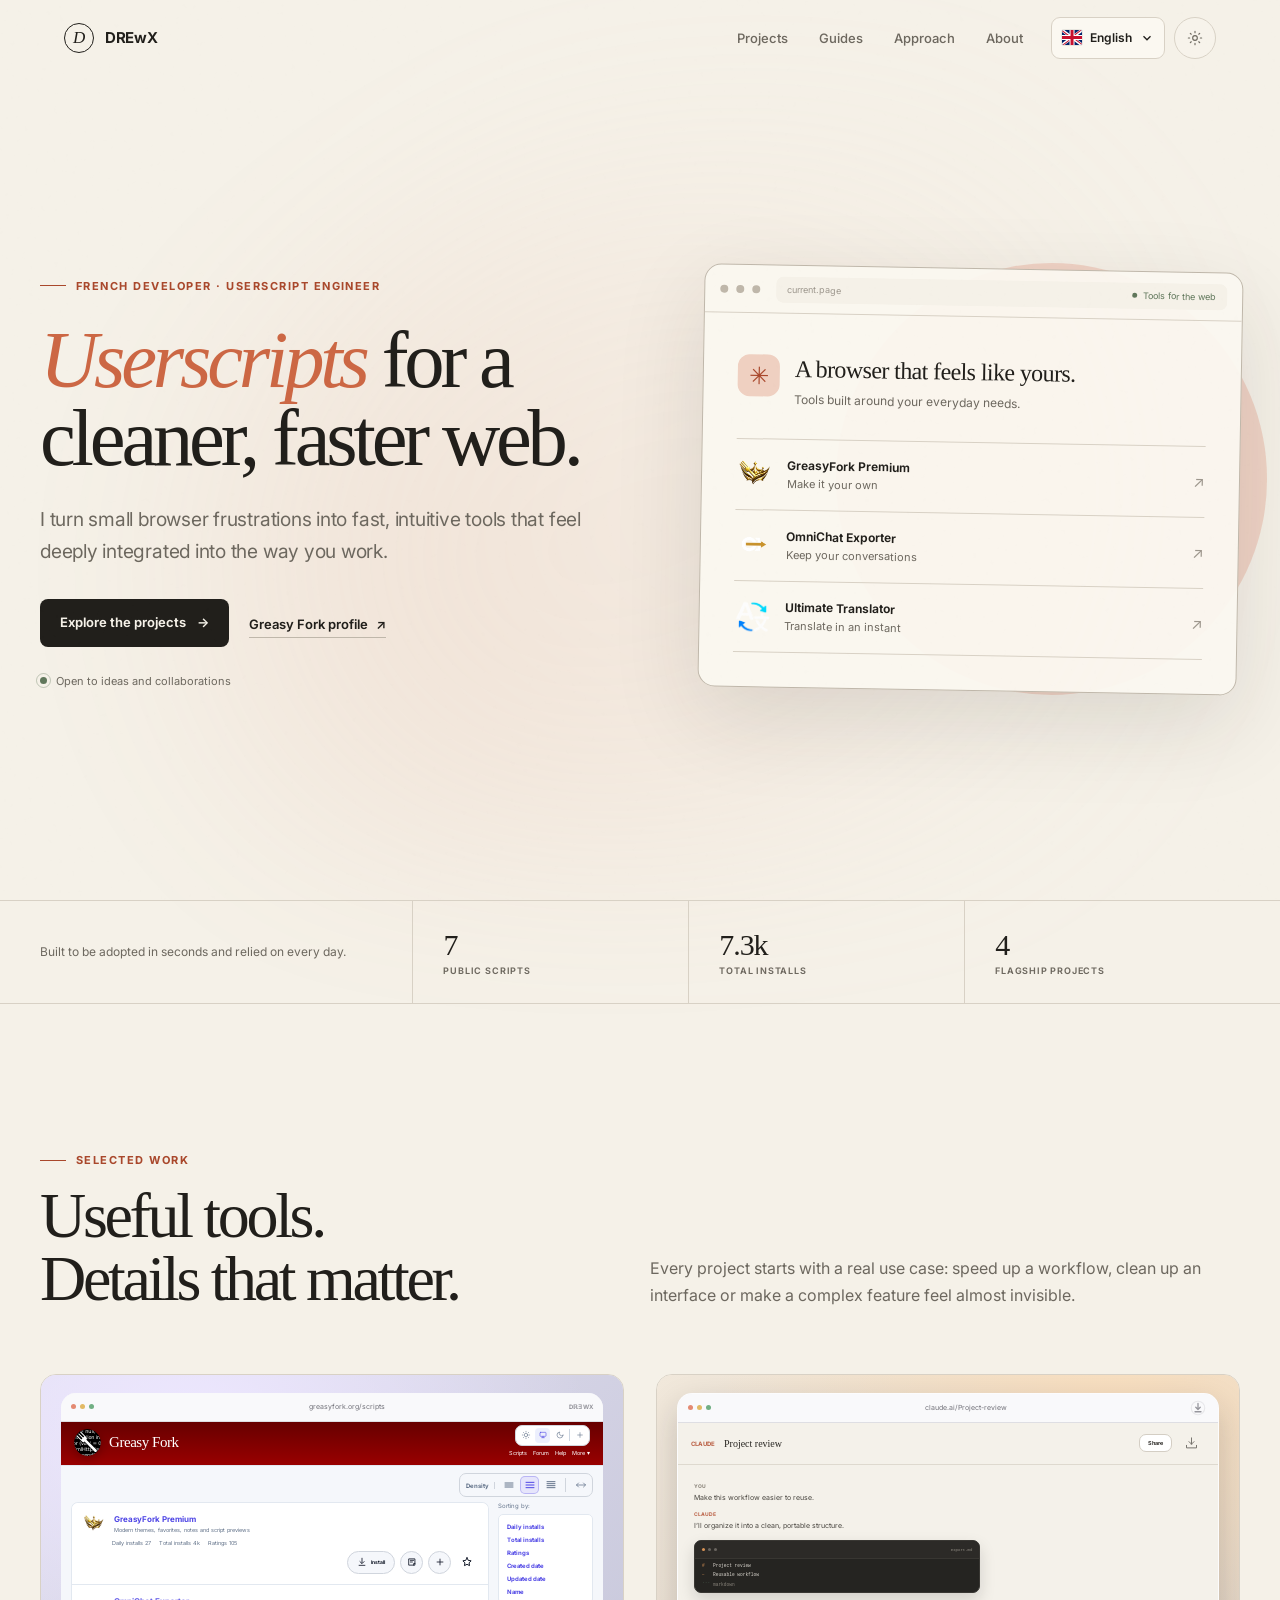
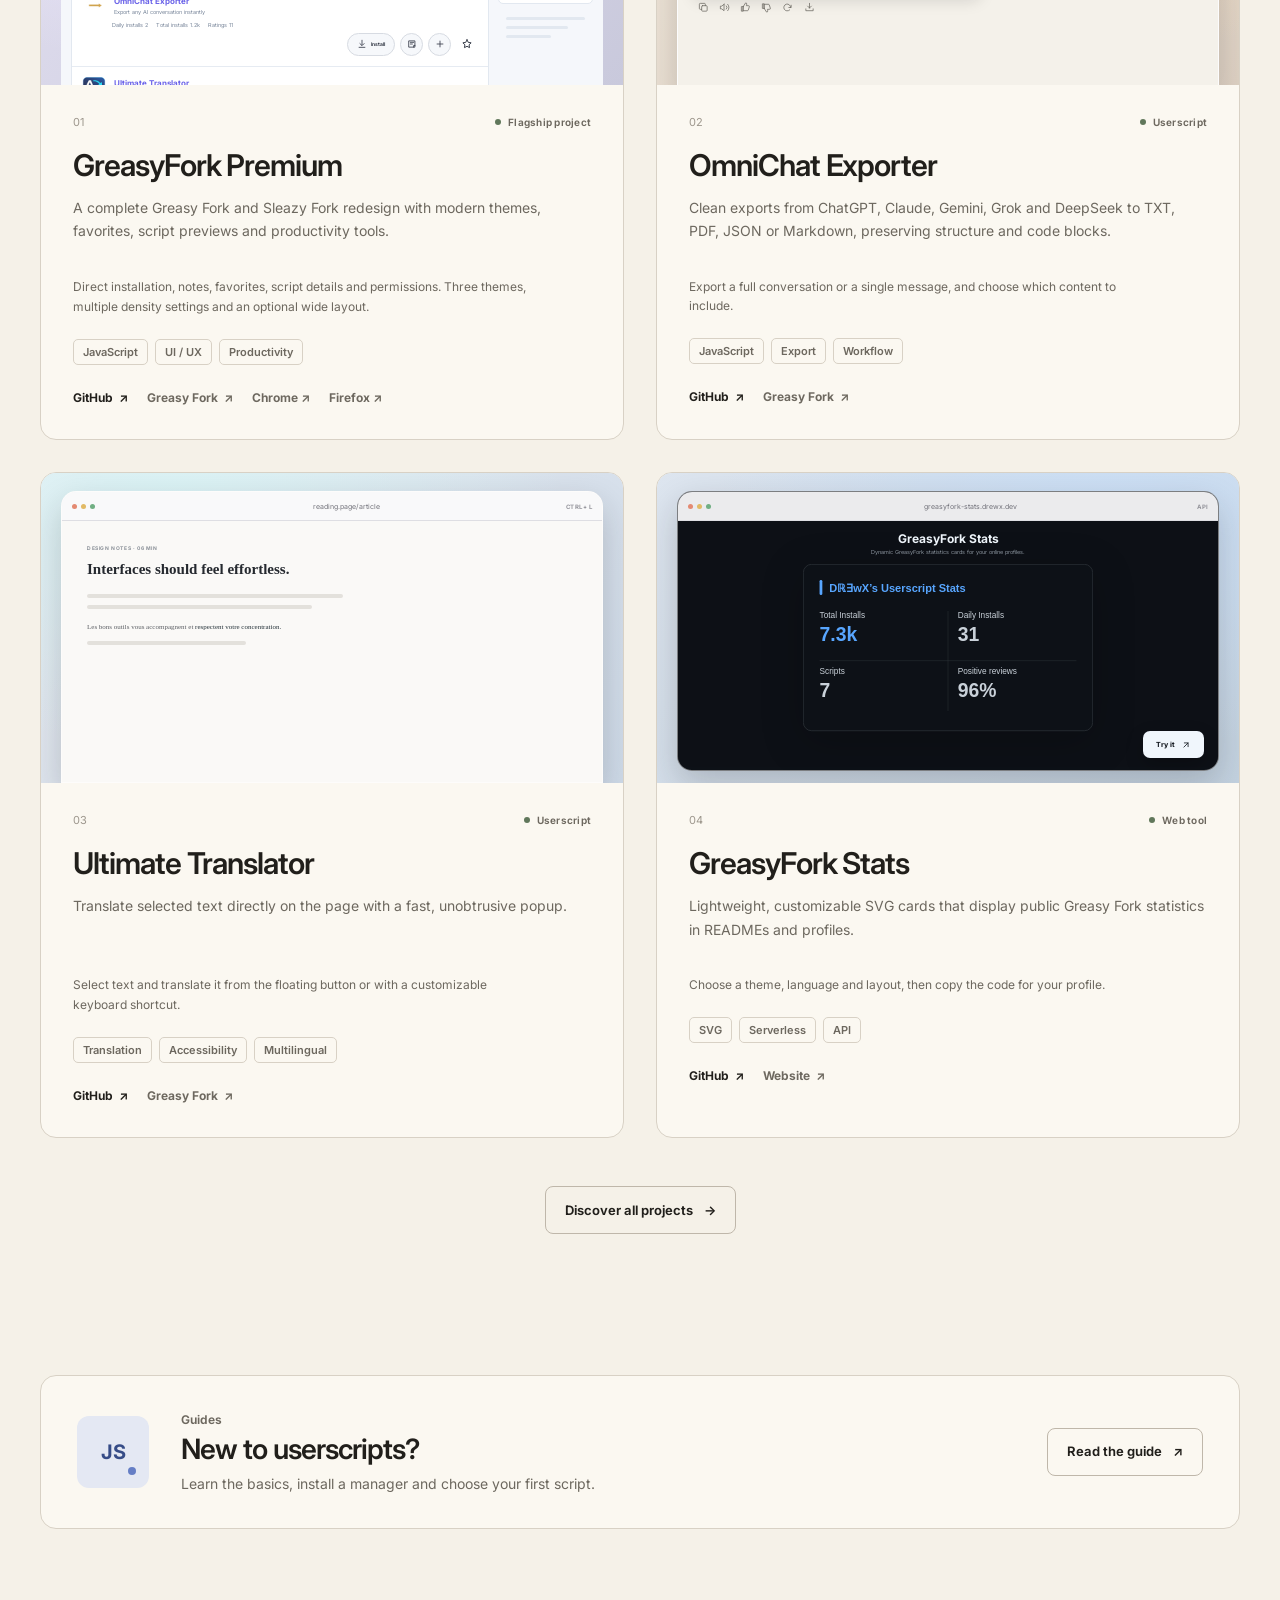
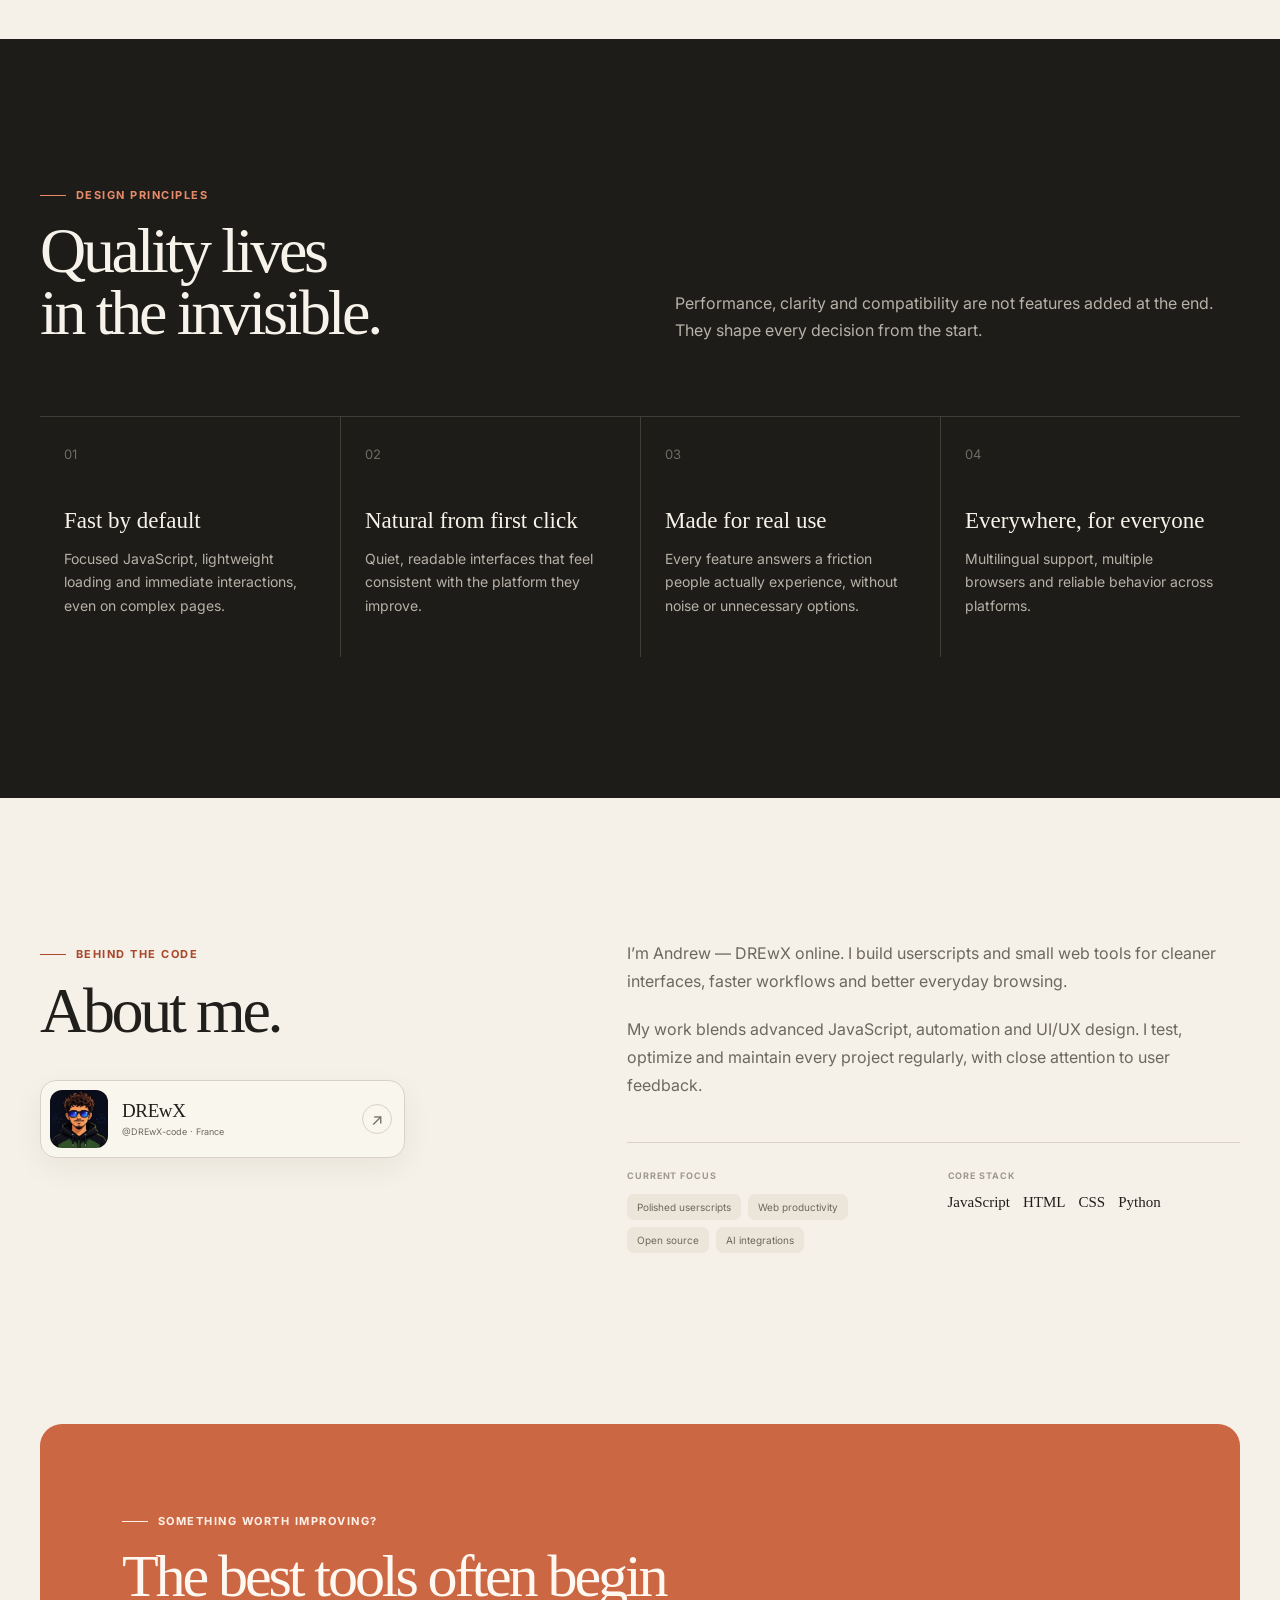
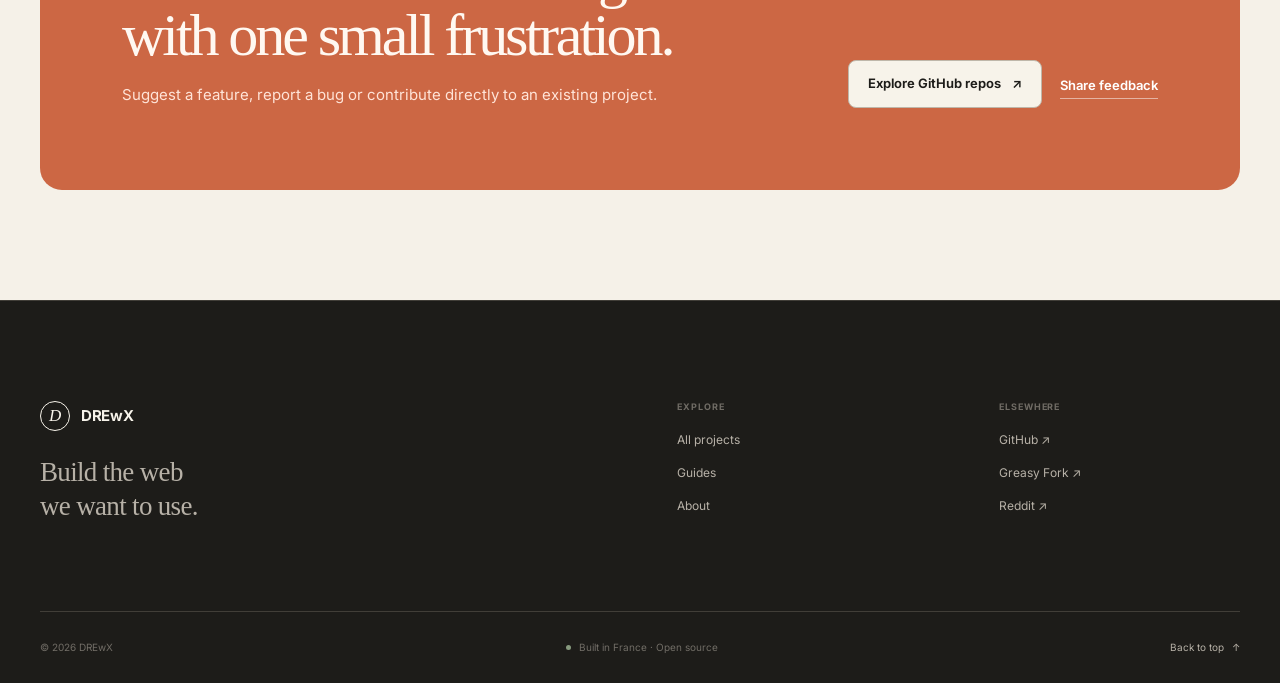
<file: index.html>
<!DOCTYPE html>
<html lang="fr">
<head>
  <meta charset="UTF-8">
  <meta name="google-site-verification" content="QLXT5mRkkE0RLohikOZYJKlbKSZ8KpqxSs6gYsrjnWg">
  <meta name="viewport" content="width=device-width, initial-scale=1">
  <meta name="description" content="Andrew, alias DREwX, conçoit des userscripts et outils web performants, intuitifs et utiles au quotidien.">
  <meta name="theme-color" content="#f5f1e8">

  <meta property="og:title" content="DREwX — Userscripts soignés pour un web plus fluide">
  <meta property="og:description" content="Andrew, alias DREwX, conçoit des userscripts et outils web performants, intuitifs et utiles au quotidien.">
  <meta property="og:type" content="website">
  <meta property="og:url" content="https://drewx.dev/">

  <link rel="canonical" href="https://drewx.dev/">
  <link rel="icon" href="favicon.png" type="image/png" sizes="192x192">
  <link rel="shortcut icon" href="favicon.ico">
  <link rel="apple-touch-icon" href="apple-touch-icon.png" sizes="180x180">

  <title>DREwX — Userscripts soignés pour un web plus fluide</title>
  <script>
    (() => {
      if (/^https?:$/.test(location.protocol) && location.pathname.endsWith('/index.html')) {
        history.replaceState(history.state, '', `${location.pathname.slice(0, -10)}${location.search}${location.hash}`);
      }
      try {
        const saved = localStorage.getItem('drewx-theme');
        document.documentElement.dataset.theme = saved || (matchMedia('(prefers-color-scheme: dark)').matches ? 'dark' : 'light');
      } catch {
        document.documentElement.dataset.theme = matchMedia('(prefers-color-scheme: dark)').matches ? 'dark' : 'light';
      }
    })();
  </script>
  <link rel="preconnect" href="https://fonts.googleapis.com">
  <link rel="preconnect" href="https://fonts.gstatic.com" crossorigin>
  <link href="https://fonts.googleapis.com/css2?family=Inter:wght@400;520;600;650;720&display=swap" rel="stylesheet">
  <link rel="stylesheet" href="assets/css/styles.css?v=9fea118772c4">
  <script type="application/ld+json">
    {
      "@context": "https://schema.org",
      "@type": "Person",
      "name": "Andrew",
      "alternateName": "DREwX",
      "url": "https://drewx.dev/",
      "sameAs": [
        "https://github.com/DREwX-code",
        "https://greasyfork.org/users/1259433-d%E2%84%9D-wx",
        "https://www.reddit.com/user/DrewXDev/"
      ],
      "knowsAbout": ["JavaScript", "Userscripts", "UI/UX", "Web automation", "Open source"]
    }
  </script>
</head>
<body data-page="home">
  <a class="skip-link" href="#content" data-i18n="skipLink">Aller au contenu</a>
  <div class="grain" aria-hidden="true"></div>
  <div class="scroll-progress" data-scroll-progress aria-hidden="true"></div>

  <header class="site-header" data-header>
    <div class="nav wrap">
      <a class="brand" href="#top" aria-label="DREwX, accueil" data-i18n-aria="homeLabel">
        <span class="brand-mark" aria-hidden="true">D</span>
        <span>DREwX</span>
      </a>

      <nav class="nav-desktop" aria-label="Navigation principale" data-i18n-aria="navLabel">
        <a href="#work" data-i18n="navWork">Projets</a>
        <a href="guides/index.html" data-i18n="navGuides">Guides</a>
        <a href="#approach" data-i18n="navApproach">Approche</a>
        <a href="#about" data-i18n="navAbout">À propos</a>
      </nav>

      <div class="nav-actions">
        <select class="language-select" data-language-select aria-label="Choisir la langue" data-i18n-aria="languageLabel">
          <option value="fr" lang="fr">Français</option><option value="en" lang="en">English</option><option value="es" lang="es">Español</option><option value="pt" lang="pt">Português</option><option value="zh" lang="zh">中文</option><option value="hi" lang="hi">हिन्दी</option>
        </select>
        <button class="icon-button" type="button" data-theme-toggle aria-label="Passer au thème sombre">
          <svg class="sun-icon" viewBox="0 0 24 24" aria-hidden="true"><circle cx="12" cy="12" r="3.5"></circle><path d="M12 2v2M12 20v2M4.93 4.93l1.42 1.42M17.65 17.65l1.42 1.42M2 12h2M20 12h2M4.93 19.07l1.42-1.42M17.65 6.35l1.42-1.42"></path></svg>
          <svg class="moon-icon" viewBox="0 0 24 24" aria-hidden="true"><path d="M20 15.2A8.5 8.5 0 0 1 8.8 4a8.5 8.5 0 1 0 11.2 11.2Z"></path></svg>
        </button>
        <button class="icon-button menu-toggle" type="button" data-menu-toggle aria-controls="mobile-menu" aria-expanded="false" aria-label="Ouvrir le menu"><span class="menu-lines" aria-hidden="true"><i></i><i></i></span></button>
      </div>
    </div>
  </header>

  <div class="mobile-panel" id="mobile-menu" data-mobile-panel aria-hidden="true" inert>
    <nav aria-label="Navigation mobile" data-i18n-aria="mobileNavLabel">
      <a href="#work"><span>01</span><b data-i18n="navWork">Projets</b></a>
      <a href="guides/index.html"><span>02</span><b data-i18n="navGuides">Guides</b></a>
      <a href="#approach"><span>03</span><b data-i18n="navApproach">Approche</b></a>
      <a href="#about"><span>03</span><b data-i18n="navAbout">À propos</b></a>
      <a href="projects/index.html"><span>04</span><b data-i18n="navAllProjects">Tous les projets</b></a>
    </nav>
  </div>

  <main id="content" tabindex="-1">
    <section class="hero wrap" id="top" aria-labelledby="hero-title">
      <div class="hero-copy reveal visible">
        <span class="eyebrow" data-i18n="heroEyebrow">French Developer · Userscript Engineer</span>
        <h1 class="display-title" id="hero-title" data-i18n-html="heroTitle">Des <em class="hero-word">userscripts</em> pour un web plus fluide.</h1>
        <p data-i18n="heroCopy">Je transforme les petites frictions du navigateur en outils rapides, intuitifs et profondément intégrés à vos habitudes.</p>
        <div class="hero-actions">
          <a class="button" href="#work"><span data-i18n="heroPrimary">Explorer les projets</span><span class="arrow" aria-hidden="true">→</span></a>
          <a class="text-link" href="https://greasyfork.org/users/1259433-d%E2%84%9D-wx" target="_blank" rel="noopener noreferrer"><span data-i18n="heroSecondary">Profil Greasy Fork</span><span aria-hidden="true">↗</span></a>
        </div>
        <div class="availability"><span class="availability-dot" aria-hidden="true"></span><span data-i18n="availability">Ouvert aux idées et collaborations</span></div>
      </div>

      <div class="browser-scene reveal visible" data-delay="100" role="img" aria-label="Aperçu interactif d’un userscript DREwX" data-i18n-aria="previewLabel">
        <div class="browser-window">
          <div class="browser-bar">
            <span class="browser-dot"></span><span class="browser-dot"></span><span class="browser-dot"></span>
            <div class="address-bar"><span>current.page</span><span class="script-status" data-i18n="heroWindowStatus">Outils pour le web</span></div>
          </div>
          <div class="hero-showcase">
            <div class="hero-showcase-heading"><span class="hero-showcase-symbol" aria-hidden="true">✳</span><div><strong data-i18n="heroWindowTitle">Un navigateur à votre image.</strong><p data-i18n="heroWindowCopy">Des outils pensés pour vos habitudes.</p></div></div>
            <div class="hero-showcase-list">
              <div class="hero-showcase-item"><img src="assets/images/products/greasyfork-premium.png" width="144" height="144" alt=""><span><strong>GreasyFork Premium</strong><small data-i18n="heroWindowCustomize">Personnaliser son expérience</small></span><span aria-hidden="true">↗</span></div>
              <div class="hero-showcase-item"><img src="assets/images/products/omnichat-exporter.png" width="144" height="144" alt=""><span><strong>OmniChat Exporter</strong><small data-i18n="heroWindowExport">Garder ses conversations</small></span><span aria-hidden="true">↗</span></div>
              <div class="hero-showcase-item"><img src="assets/images/products/utst-logo.png" width="144" height="144" alt=""><span><strong>Ultimate Translator</strong><small data-i18n="heroWindowTranslate">Traduire en un instant</small></span><span aria-hidden="true">↗</span></div>
            </div>
          </div>
        </div>
      </div>
    </section>

    <section class="proof-strip" aria-label="Chiffres clés" data-i18n-aria="proofLabel">
      <div class="proof-grid wrap">
        <div class="proof-item" data-i18n="proofIntro">Conçus pour être adoptés en quelques secondes et gardés au quotidien.</div>
        <div class="proof-item"><strong data-gf-script-count>7</strong><span data-i18n="publicScripts">Scripts publics</span></div>
        <div class="proof-item"><strong data-gf-total-installs>7.3k</strong><span data-i18n="installs">Installations cumulées</span></div>
        <div class="proof-item"><strong>4</strong><span data-i18n="flagshipProjects">Projets phares</span></div>
      </div>
    </section>

    <section class="section wrap" id="work" aria-labelledby="work-title">
      <div class="section-heading reveal" data-anchor-focus>
        <div>
          <span class="eyebrow" data-i18n="workEyebrow">Travaux sélectionnés</span>
          <h2 class="display-title" id="work-title" data-i18n-html="workTitle">Des outils utiles.<br>Des détails qui comptent.</h2>
        </div>
        <p data-i18n="workIntro">Chaque projet part d’un usage réel : accélérer un workflow, nettoyer une interface ou rendre une fonction complexe presque invisible.</p>
      </div>

      <div class="featured-grid">
        <article class="feature-card reveal" data-delay="0">
          <div class="feature-visual premium-visual">
            <div class="visual-aura"></div>
            <div class="product-frame premium-frame" data-product-scene>
              <div class="product-toolbar"><span class="window-dots"><i></i><i></i><i></i></span><span class="product-address">greasyfork.org/scripts</span><span class="toolbar-action">Dℝ∃wX</span></div>
              <div class="premium-app" data-demo-theme="dark" data-demo-variant="full-dark" data-demo-density="comfortable">
                <div class="premium-topbar"><span class="gf-brand"><img src="assets/images/greasyfork.svg" width="96" height="96" alt="">Greasy Fork</span><span class="premium-nav">Scripts&nbsp;&nbsp; Forum&nbsp;&nbsp; Help&nbsp;&nbsp; More ▾</span><div class="premium-theme-controls"><button type="button" data-demo-action="gf-theme" data-demo-theme-value="light" aria-label="Light theme"><svg viewBox="0 0 24 24"><circle cx="12" cy="12" r="5"></circle><path d="M12 1v2M12 21v2M4.2 4.2l1.4 1.4M18.4 18.4l1.4 1.4M1 12h2M21 12h2M4.2 19.8l1.4-1.4M18.4 5.6l1.4-1.4"></path></svg></button><button class="is-active" type="button" data-demo-action="gf-theme" data-demo-theme-value="system" aria-label="System theme"><svg viewBox="0 0 24 24"><rect x="3" y="4" width="18" height="12" rx="2"></rect><path d="M8 20h8M12 16v4"></path></svg></button><button type="button" data-demo-action="gf-theme" data-demo-theme-value="dark" aria-label="Dark theme"><svg viewBox="0 0 24 24"><path d="M21 12.79A9 9 0 1 1 11.21 3 7 7 0 0 0 21 12.79Z"></path></svg></button><i class="gf-theme-divider"></i><button type="button" class="gf-variant-toggle" data-demo-action="gf-variant-toggle" aria-label="Theme styles" aria-expanded="false"><svg viewBox="0 0 24 24"><path d="M12 5v14M5 12h14"></path></svg></button><div class="gf-variant-menu" aria-label="Theme styles" inert><strong>THEME STYLES</strong><button type="button" aria-pressed="false" data-demo-action="gf-variant" data-demo-variant="normal"><i></i><span>Classic</span><b>✓</b></button><button type="button" class="is-selected" aria-pressed="true" data-demo-action="gf-variant" data-demo-variant="full-dark"><i></i><span>Full Dark</span><b>✓</b></button><button type="button" aria-pressed="false" data-demo-action="gf-variant" data-demo-variant="chalkboard"><i></i><span>Chalkboard</span><b>✓</b></button></div></div></div>
                <div class="gf-workspace"><div class="gf-workspace-heading"><div class="gf-density-demo" role="group" aria-label="Density"><span class="gf-density-label">Density</span><button type="button" data-demo-action="gf-density" data-density="compact" aria-label="Compact" aria-pressed="false"><svg viewBox="0 0 18 18"><path d="M3 6h12M3 9h12M3 12h12"></path></svg></button><button type="button" data-demo-action="gf-density" data-density="comfortable" aria-label="Comfortable" aria-pressed="true"><svg viewBox="0 0 18 18"><path d="M3 5h12M3 9h12M3 13h12"></path></svg></button><button type="button" data-demo-action="gf-density" data-density="detailed" aria-label="Detailed" aria-pressed="false"><svg viewBox="0 0 18 18"><path d="M3 4h12M3 7h12M3 10h12M3 13h12"></path></svg></button><i class="gf-density-separator" aria-hidden="true"></i><button type="button" data-demo-action="gf-wide" aria-label="Wide layout" aria-pressed="false"><svg viewBox="0 0 24 24"><path d="M3 12h18M7 8l-4 4 4 4M17 8l4 4-4 4"></path></svg></button></div></div><div class="gf-script-list">
                  <div class="gf-script-row gf-primary-row" data-gf-script-id="562938">
                    <div class="gf-script-heading"><img src="assets/images/products/greasyfork-premium.png" width="144" height="144" alt=""><span><strong>GreasyFork Premium</strong><small>Modern themes, favorites, notes and script previews</small></span></div>
                    <div class="gf-script-meta"><span data-gf-stat="daily_installs">Daily installs 27</span><span data-gf-stat="total_installs">Total installs 4k</span><span data-gf-stat="ratings">Ratings 105</span></div>
                    <div class="gf-script-actions">
                      <button class="gf-install-button" type="button" data-demo-action="gf-install" aria-label="Install GreasyFork Premium"><svg viewBox="0 0 24 24"><path d="M12 3v11"></path><path d="m7 11 5 5 5-5"></path><path d="M5 20h14"></path></svg><span>Install</span></button>
                      <button class="gf-action-button gf-note-button" type="button" data-demo-action="gf-note" aria-label="Open note"><svg viewBox="0 0 24 24"><path d="M5 4.5h14v15H5z"></path><path d="M8 8h8"></path><path d="M8 12h5"></path><path d="M16 19.5v-4h3"></path></svg></button>
                      <button class="gf-action-button gf-detail-button" type="button" data-demo-action="gf-detail" aria-label="Show details"><svg viewBox="0 0 24 24"><path d="M12 5v14"></path><path d="M5 12h14"></path></svg></button>
                      <button class="gf-star-button" type="button" data-demo-action="gf-favorite" aria-label="Add to favorites"><svg viewBox="0 0 24 24"><path d="m12 3.6 2.55 5.17 5.7.83-4.12 4.01.97 5.67L12 16.6l-5.1 2.68.97-5.67L3.75 9.6l5.7-.83L12 3.6Z"></path></svg></button>
                    </div>
                    <div class="gf-note-preview" hidden></div><div class="gf-demo-note-preview" aria-hidden="true">Useful on every Greasy Fork visit.</div><div class="gf-note-panel"><div class="gf-note-editor"><span class="gf-typed-note" aria-hidden="true">Useful on every Greasy Fork visit.</span><textarea class="gf-note-input" data-i18n-aria="demoNoteLabel" aria-label="Note personnelle" maxlength="1000"></textarea><div class="gf-note-controls"><button type="button" data-demo-action="gf-note-delete" data-i18n="noteDelete">Supprimer</button><button type="button" data-demo-action="gf-note-done" data-i18n="noteDone">Terminé</button></div></div></div>
                  </div>
                  <div class="gf-script-row gf-secondary-row" data-gf-script-id="567743"><div class="gf-script-heading"><img src="assets/images/products/omnichat-exporter.png" width="144" height="144" alt=""><span><strong>OmniChat Exporter</strong><small>Export any AI conversation instantly</small></span></div><div class="gf-script-meta"><span data-gf-stat="daily_installs">Daily installs 2</span><span data-gf-stat="total_installs">Total installs 1.2k</span><span data-gf-stat="ratings">Ratings 11</span></div><div class="gf-script-actions"><button class="gf-install-button" type="button" data-demo-action="gf-install" aria-label="Install OmniChat Exporter"><svg viewBox="0 0 24 24"><path d="M12 3v11"></path><path d="m7 11 5 5 5-5"></path><path d="M5 20h14"></path></svg><span>Install</span></button><button class="gf-action-button gf-note-button" type="button" data-demo-action="gf-note" aria-label="Open note"><svg viewBox="0 0 24 24"><path d="M5 4.5h14v15H5z"></path><path d="M8 8h8"></path><path d="M8 12h5"></path><path d="M16 19.5v-4h3"></path></svg></button><button class="gf-action-button gf-detail-button" type="button" data-demo-action="gf-detail" aria-label="Show details"><svg viewBox="0 0 24 24"><path d="M12 5v14"></path><path d="M5 12h14"></path></svg></button><button class="gf-star-button" type="button" data-demo-action="gf-favorite" aria-label="Add to favorites"><svg viewBox="0 0 24 24"><path d="m12 3.6 2.55 5.17 5.7.83-4.12 4.01.97 5.67L12 16.6l-5.1 2.68.97-5.67L3.75 9.6l5.7-.83L12 3.6Z"></path></svg></button></div></div>
                  <div class="gf-script-row gf-tertiary-row" data-gf-script-id="536284"><div class="gf-script-heading"><img src="assets/images/products/utst-script-icon.png" width="144" height="144" alt=""><span><strong>Ultimate Translator</strong><small>Translate selected text instantly</small></span></div><div class="gf-script-meta"><span data-gf-stat="daily_installs">Daily installs 0</span><span data-gf-stat="total_installs">Total installs 529</span><span data-gf-stat="ratings">Ratings 4</span></div><div class="gf-script-actions"><button class="gf-install-button" type="button" data-demo-action="gf-install" aria-label="Install Ultimate Translator"><svg viewBox="0 0 24 24"><path d="M12 3v11"></path><path d="m7 11 5 5 5-5"></path><path d="M5 20h14"></path></svg><span>Install</span></button><button class="gf-action-button gf-note-button" type="button" data-demo-action="gf-note" aria-label="Open note"><svg viewBox="0 0 24 24"><path d="M5 4.5h14v15H5z"></path><path d="M8 8h8"></path><path d="M8 12h5"></path><path d="M16 19.5v-4h3"></path></svg></button><button class="gf-action-button gf-detail-button" type="button" data-demo-action="gf-detail" aria-label="Show details"><svg viewBox="0 0 24 24"><path d="M12 5v14"></path><path d="M5 12h14"></path></svg></button><button class="gf-star-button" type="button" data-demo-action="gf-favorite" aria-label="Add to favorites"><svg viewBox="0 0 24 24"><path d="m12 3.6 2.55 5.17 5.7.83-4.12 4.01.97 5.67L12 16.6l-5.1 2.68.97-5.67L3.75 9.6l5.7-.83L12 3.6Z"></path></svg></button></div></div>
                </div><aside class="gf-sidebar" aria-hidden="true"><span>Sorting by:</span><div><b>Daily installs</b><b>Total installs</b><b>Ratings</b><b>Created date</b><b>Updated date</b><b>Name</b></div><div class="gf-sidebar-continuation"><i></i><i></i><i></i></div></aside></div>
              </div>
              <span class="product-cursor premium-motion-cursor" aria-hidden="true"><svg viewBox="0 0 24 24"><path d="M5 3l13 9-6 1.4 3.4 5.5-2.8 1.7-3.2-5.5L5 19V3Z"></path></svg></span>
            </div>
            <div class="motion-captions" aria-hidden="true"><span data-motion-caption="motionNotes" data-i18n="motionNotes">Notes personnelles</span><span data-motion-caption="motionFavorites" data-i18n="motionFavorites">Favoris en un clic</span><span data-motion-caption="motionThemes" data-i18n="motionThemes">Trois styles de thème</span></div>
          </div>
          <div class="feature-body">
            <div class="feature-top">
              <span class="feature-number">01</span>
              <span class="project-type" data-i18n="projectFeatured">Projet phare</span>
            </div>
            <h3>GreasyFork Premium</h3>
            <p data-i18n="premiumDesc">Une refonte complète de Greasy Fork et Sleazy Fork avec thèmes modernes, favoris, aperçu des scripts et outils de productivité.</p>
            <p class="feature-detail" data-i18n="premiumControls">Installation directe, notes personnelles, aperçu détaillé et favoris : les actions essentielles restent à portée de main.</p>
            <div class="tag-list">
              <span class="tag">JavaScript</span>
              <span class="tag">UI / UX</span>
              <span class="tag" data-i18n="tagProductivity">Productivité</span>
            </div>
            <div class="card-links">
              <a href="https://github.com/DREwX-code/greasyfork-premium" target="_blank" rel="noopener noreferrer"><span>GitHub</span> ↗</a>
              <a href="https://greasyfork.org/scripts/562938-greasyfork-premium" target="_blank" rel="noopener noreferrer"><span>Greasy Fork</span> ↗</a>
              <a href="https://chromewebstore.google.com/detail/greasyfork-premium/ignelmkihplolallppbdppolefgkmadi" target="_blank" rel="noopener noreferrer">Chrome ↗</a>
              <a href="https://addons.mozilla.org/firefox/addon/greasyfork-premium/" target="_blank" rel="noopener noreferrer">Firefox ↗</a>
            </div>
          </div>
        </article>

        <article class="feature-card reveal" data-delay="80">
          <div class="feature-visual chat-visual">
            <div class="visual-aura"></div>
            <div class="product-frame omni-frame" data-product-scene>
              <div class="product-toolbar"><span class="window-dots"><i></i><i></i><i></i></span><span class="product-address">claude.ai/Project-review</span><span class="omni-download-indicator"><svg viewBox="0 0 24 24"><circle class="omni-download-track" cx="12" cy="12" r="9"></circle><circle class="omni-download-progress" cx="12" cy="12" r="9" pathLength="1"></circle><path class="omni-download-icon" d="M12 6v8m0 0 3-3m-3 3-3-3M8 17h8"></path><path class="omni-download-check" d="m8 12 2.6 2.6L16.5 9"></path></svg></span></div>
              <div class="omni-app">
                <div class="omni-head"><span class="omni-platform-label">Claude</span><strong>Project review</strong><div class="omni-native-actions"><span class="omni-share-button">Share</span><button class="omni-export-button" type="button" aria-haspopup="true" aria-expanded="false" aria-controls="omni-demo-header-menu" data-demo-action="omni-export" data-i18n-aria="exportConversation" aria-label="Exporter la conversation"><svg viewBox="0 0 24 24"><path d="M12 3v10m0 0 4-4m-4 4-4-4M4 15v4h16v-4"></path></svg></button></div></div>
                <div class="omni-thread"><span class="omni-role">You</span><p>Make this workflow easier to reuse.</p><span class="omni-role assistant">Claude</span><p>I’ll organize it into a clean, portable structure.</p><div class="omni-code"><div class="omni-code-head"><span><i></i><i></i><i></i></span><b>export.md</b></div><div class="omni-code-line"><em>#</em><span>Project review</span></div><div class="omni-code-line"><em>−</em><span>Reusable workflow</span></div><div class="omni-code-line muted"><em>```</em><span>markdown</span></div></div><div class="omni-message-actions"><button type="button" data-demo-action="omni-copy" data-i18n-aria="demoCopy" aria-label="Copier"><svg viewBox="0 0 24 24"><rect x="8" y="8" width="12" height="12" rx="2"></rect><path d="M16 8V5a2 2 0 0 0-2-2H5a2 2 0 0 0-2 2v9a2 2 0 0 0 2 2h3"></path></svg></button><button type="button" data-demo-action="omni-speak" data-i18n-aria="demoListen" aria-label="Écouter"><svg viewBox="0 0 24 24"><path d="M11 5 6 9H3v6h3l5 4V5Z"></path><path d="M16 8.5a5 5 0 0 1 0 7"></path><path d="M19 5a10 10 0 0 1 0 14"></path></svg></button><button type="button" data-demo-action="omni-vote-up" data-i18n-aria="demoHelpful" aria-label="Utile"><svg viewBox="0 0 24 24"><path d="M7 10v10H3V10h4Zm0 9h9.2a2 2 0 0 0 1.9-1.4l2.2-7A2 2 0 0 0 18.4 8H14l.6-3.1A2.4 2.4 0 0 0 12.2 2L7 10Z"></path></svg></button><button type="button" data-demo-action="omni-vote-down" data-i18n-aria="demoNotHelpful" aria-label="Pas utile"><svg viewBox="0 0 24 24"><path d="M7 14V4H3v10h4Zm0-9h9.2a2 2 0 0 1 1.9 1.4l2.2 7a2 2 0 0 1-1.9 2.6H14l.6 3.1a2.4 2.4 0 0 1-2.4 2.9L7 14Z"></path></svg></button><button type="button" data-demo-action="omni-retry" data-i18n-aria="demoRetry" aria-label="Régénérer"><svg viewBox="0 0 24 24"><path d="M20 7v5h-5"></path><path d="M19 12a7.5 7.5 0 1 0-2.2 5.3"></path></svg></button><button class="omni-inline-export" type="button" aria-haspopup="true" aria-expanded="false" aria-controls="omni-demo-inline-menu" data-demo-action="omni-export" data-i18n-aria="exportConversation" aria-label="Exporter la conversation"><svg viewBox="0 0 24 24"><path d="M12 3v10m0 0 4-4m-4 4-4-4M4 15v4h16v-4"></path></svg></button></div></div>
              </div>
              <div class="omni-format-menu omni-format-menu--header" id="omni-demo-header-menu" data-export-menu="header" inert><strong class="omni-menu-title" data-i18n="exportConversation">Exporter la conversation</strong><div class="omni-format-grid"><button type="button" data-demo-action="omni-format" data-export-format="pdf"><i aria-hidden="true"><svg viewBox="0 0 24 24"><path d="M7 2.5h7.5l5 5V19a2.5 2.5 0 0 1-2.5 2.5H7A2.5 2.5 0 0 1 4.5 19V5A2.5 2.5 0 0 1 7 2.5z"></path><path d="M14.5 2.5V6a1.5 1.5 0 0 0 1.5 1.5h3.5"></path><path d="M8.5 12h4"></path><path d="M8.5 16.5c1-1.6 2-1.6 3 0s2 1.6 3 0"></path></svg></i> PDF</button><button class="omni-markdown-option" type="button" data-demo-action="omni-format" data-export-format="markdown"><i aria-hidden="true"><svg viewBox="0 0 24 24"><path d="M3 17V7l4.5 5L12 7v10"></path><path d="M18 7v10"></path><path d="M14.8 13.8L18 17l3.2-3.2"></path></svg></i> Markdown</button><button type="button" data-demo-action="omni-format" data-export-format="txt"><i aria-hidden="true"><svg viewBox="0 0 24 24"><path d="M4 7h16"></path><path d="M4 12h16"></path><path d="M4 17h10"></path></svg></i> TXT</button><button type="button" data-demo-action="omni-format" data-export-format="json"><i aria-hidden="true"><svg viewBox="0 0 24 24"><path d="M9 4H8a3 3 0 0 0-3 3v2.5A2.5 2.5 0 0 1 2.5 12 2.5 2.5 0 0 1 5 14.5V17a3 3 0 0 0 3 3h1"></path><path d="M15 4h1a3 3 0 0 1 3 3v2.5a2.5 2.5 0 0 0 2.5 2.5 2.5 2.5 0 0 0-2.5 2.5V17a3 3 0 0 1-3 3h-1"></path></svg></i> JSON</button></div><div class="omni-menu-settings" data-i18n="demoSettings">Paramètres</div></div>
              <div class="omni-format-menu omni-format-menu--inline" id="omni-demo-inline-menu" data-export-menu="inline" inert><strong class="omni-menu-title" data-i18n="exportConversation">Exporter la conversation</strong><div class="omni-format-grid"><button type="button" data-demo-action="omni-format" data-export-format="pdf"><i aria-hidden="true"><svg viewBox="0 0 24 24"><path d="M7 2.5h7.5l5 5V19a2.5 2.5 0 0 1-2.5 2.5H7A2.5 2.5 0 0 1 4.5 19V5A2.5 2.5 0 0 1 7 2.5z"></path><path d="M14.5 2.5V6a1.5 1.5 0 0 0 1.5 1.5h3.5"></path><path d="M8.5 12h4"></path><path d="M8.5 16.5c1-1.6 2-1.6 3 0s2 1.6 3 0"></path></svg></i> PDF</button><button class="omni-markdown-option" type="button" data-demo-action="omni-format" data-export-format="markdown"><i aria-hidden="true"><svg viewBox="0 0 24 24"><path d="M3 17V7l4.5 5L12 7v10"></path><path d="M18 7v10"></path><path d="M14.8 13.8L18 17l3.2-3.2"></path></svg></i> Markdown</button><button type="button" data-demo-action="omni-format" data-export-format="txt"><i aria-hidden="true"><svg viewBox="0 0 24 24"><path d="M4 7h16"></path><path d="M4 12h16"></path><path d="M4 17h10"></path></svg></i> TXT</button><button type="button" data-demo-action="omni-format" data-export-format="json"><i aria-hidden="true"><svg viewBox="0 0 24 24"><path d="M9 4H8a3 3 0 0 0-3 3v2.5A2.5 2.5 0 0 1 2.5 12 2.5 2.5 0 0 1 5 14.5V17a3 3 0 0 0 3 3h1"></path><path d="M15 4h1a3 3 0 0 1 3 3v2.5a2.5 2.5 0 0 0 2.5 2.5 2.5 2.5 0 0 0-2.5 2.5V17a3 3 0 0 1-3 3h-1"></path></svg></i> JSON</button></div><div class="omni-menu-settings" data-i18n="demoSettings">Paramètres</div></div>
              <div class="omni-download-card" aria-hidden="true"><span class="omni-file-icon">PDF</span><span><b>Project-review.pdf</b><small>PDF document</small></span><span class="omni-download-bar"></span></div>
              <div class="omni-pdf-view" aria-hidden="true"><div class="omni-pdf-toolbar"><span>‹</span><strong>Project-review.pdf</strong><span>1 / 1</span></div><div class="omni-pdf-scroll" tabindex="-1" aria-label="PDF preview"><div class="omni-pdf-paper"><h4>Claude Export</h4><div class="pdf-meta">Conversation: Project review<br>URL: https://claude.ai/chat/example<br>Exported: 2026-10-30 12:00:00</div><div class="pdf-message pdf-user"><strong>UTILISATEUR</strong><p>Make this workflow easier to reuse.</p></div><div class="pdf-message pdf-assistant"><strong>ASSISTANT</strong><p>Here is a clean, portable structure.</p><div class="pdf-code"><b>markdown</b><code># Project review<br><br>## Reusable workflow<br>- Clear steps<br>- Portable notes</code></div><p>Save the result and share it with your team.</p></div><div class="pdf-page-end"></div></div></div></div>
              <section class="omni-manual-view" hidden aria-label="Aperçu de l’export" data-i18n-aria="demoExportTitle">
                <div class="omni-manual-toolbar"><button type="button" data-omni-preview-close data-i18n-aria="demoClose" aria-label="Fermer">‹</button><strong data-omni-preview-name></strong><span data-i18n="demoExportTitle">Aperçu</span></div>
                <div class="omni-manual-scroll" tabindex="0"><div data-omni-preview-content></div></div>
              </section>
              <span class="product-cursor omni-cursor" aria-hidden="true"><svg viewBox="0 0 24 24"><path d="M5 3l13 9-6 1.4 3.4 5.5-2.8 1.7-3.2-5.5L5 19V3Z"></path></svg></span>

            </div>
            <div class="motion-captions" aria-hidden="true"><span data-motion-caption="motionExport" data-i18n="motionExport">Choisir un format</span><span data-motion-caption="motionPdf" data-i18n="motionPdf">Un export PDF structuré</span></div>
          </div>
          <div class="feature-body">
            <div class="feature-top">
              <span class="feature-number">02</span>
              <span class="project-type" data-i18n="projectUserscript">Userscript</span>
            </div>
            <h3>OmniChat Exporter</h3>
            <p data-i18n="omnichatDesc">Des exports propres de ChatGPT, Claude, Gemini, Grok et DeepSeek en TXT, PDF, JSON ou Markdown, structure et blocs de code préservés.</p>
            <p class="project-detail" data-i18n="omnichatDetail">Exportez toute la conversation ou un seul message, avec des options pour choisir le contenu à inclure.</p>
            <div class="tag-list">
              <span class="tag">JavaScript</span>
              <span class="tag" data-i18n="tagExport">Export</span>
              <span class="tag" data-i18n="tagWorkflow">Workflow</span>
            </div>
            <div class="card-links">
              <a href="https://github.com/DREwX-code/omnichat-exporter" target="_blank" rel="noopener noreferrer"><span>GitHub</span> ↗</a>
              <a href="https://greasyfork.org/scripts/567743-omnichat-exporter-export-any-ai-chat-instantly" target="_blank" rel="noopener noreferrer"><span>Greasy Fork</span> ↗</a>
            </div>
          </div>
        </article>

        <article class="feature-card reveal" data-delay="0">
          <div class="feature-visual translator-visual">
            <div class="visual-aura"></div>
            <div class="product-frame translator-frame" data-product-scene>
              <div class="product-toolbar"><span class="window-dots"><i></i><i></i><i></i></span><span class="product-address">reading.page/article</span><span class="toolbar-action">Ctrl + L</span></div>
              <div class="reader-page"><span class="reader-kicker">DESIGN NOTES · 06 MIN</span><strong>Interfaces should feel effortless.</strong><i></i><i></i><p data-i18n-html="utstExampleSource">Good tools stay close to the task and <mark>never interrupt your flow.</mark></p><i class="short"></i>
                <div class="utst-selection-bubble"><button class="utst-bubble-close" type="button" data-demo-action="utst-bubble-close" data-i18n-aria="demoClose" aria-label="Fermer">×</button><i></i><button class="utst-bubble-action" type="button" data-demo-action="utst-open" data-i18n-aria="demoTranslate" aria-label="Traduire"><svg viewBox="0 0 24 24"><path d="M5 8l6 6"></path><path d="M4 14l6-6 2-3"></path><path d="M2 5h12"></path><path d="M7 2h1"></path><path d="M22 22l-5-10-5 10"></path><path d="M14 18h6"></path></svg></button></div>
              </div>
              <div class="translator-popover"><div class="translator-handle"><img src="assets/images/products/utst-logo.png" width="144" height="144" alt=""><span>UTST</span></div><span class="utst-close-button"><svg viewBox="0 0 24 24"><path d="M18 6 6 18M6 6l12 12"></path></svg></span><div class="utst-settings-panel" hidden><div class="utst-settings-heading"><button type="button" data-demo-action="utst-settings-close" aria-label="Back" data-i18n-aria="utstBack">‹</button><strong data-i18n="demoSettings">Paramètres</strong></div><div class="utst-settings-section" data-i18n="utstLanguages">Langues</div><label><span data-i18n="utstTargetLanguage">Langue de traduction</span><select disabled><option data-utst-settings-target>Français</option></select></label><label><span data-i18n="utstInterfaceLanguage">Langue de l’interface</span><select disabled><option data-utst-settings-interface>Français</option></select></label><div class="utst-settings-section" data-i18n="utstAppearance">Apparence</div><label><span data-i18n="utstThemeLabel">Thème</span><div class="utst-theme-picker"><button class="utst-theme-trigger" type="button" data-demo-action="utst-theme-toggle" aria-expanded="false" aria-haspopup="listbox"><span class="utst-theme-label"><i class="utst-theme-swatch" data-swatch="blue"></i><span data-utst-theme-current>Bleu</span></span><span aria-hidden="true">⌄</span></button><div class="utst-theme-menu" role="listbox" hidden><button type="button" role="option" data-demo-action="utst-theme" data-utst-theme="blue" aria-selected="true"><span class="utst-theme-label"><i class="utst-theme-swatch" data-swatch="blue"></i><span data-i18n="utstThemeBlue">Bleu</span></span><b aria-hidden="true">✓</b></button><button type="button" role="option" data-demo-action="utst-theme" data-utst-theme="dark" aria-selected="false"><span class="utst-theme-label"><i class="utst-theme-swatch" data-swatch="dark"></i><span data-i18n="utstThemeDark">Sombre</span></span><b aria-hidden="true">✓</b></button><button type="button" role="option" data-demo-action="utst-theme" data-utst-theme="light" aria-selected="false"><span class="utst-theme-label"><i class="utst-theme-swatch" data-swatch="light"></i><span data-i18n="utstThemeLight">Clair</span></span><b aria-hidden="true">✓</b></button></div></div></label><div class="utst-settings-section" data-i18n="utstShortcut">Raccourci</div><button type="button" disabled>Ctrl + L</button><div class="utst-settings-section" data-i18n="utstBubble">Bulle de sélection</div><label class="utst-settings-toggle"><span data-i18n="utstBubbleEnabled">Afficher la bulle</span><input type="checkbox" checked disabled></label></div><div class="language-row"><span><i data-utst-source-label>Detect (English)</i><b>⌄</b></span><i>⇄</i><span><i data-utst-target-label>French</i><b>⌄</b></span></div><div class="translation-result" aria-live="polite" data-i18n="utstExampleTranslation">ne jamais interrompre votre flux.</div><div class="translation-tools"><div class="utst-microphone" aria-hidden="true"><svg viewBox="0 0 24 24"><rect x="9" y="3" width="6" height="11" rx="3"></rect><path d="M5 11a7 7 0 0 0 14 0M12 18v3M8 21h8"></path></svg></div><span><svg viewBox="0 0 24 24"><path d="M11 5 6 9H2v6h4l5 4V5z"></path><path d="M19.07 4.93a10 10 0 0 1 0 14.14"></path><path d="M15.54 8.46a5 5 0 0 1 0 7.07"></path></svg></span><span class="utst-copy-button"><svg viewBox="0 0 24 24"><rect x="9" y="9" width="13" height="13" rx="2" ry="2"></rect><path d="M5 15H4a2 2 0 0 1-2-2V4a2 2 0 0 1 2-2h9a2 2 0 0 1 2 2v1"></path></svg></span><span class="utst-panel-button"><svg viewBox="0 0 24 24"><rect x="3" y="4" width="18" height="16" rx="2"></rect><path d="M15 4v16"></path></svg></span><span><svg viewBox="0 0 24 24"><path d="M12 15.5C13.933 15.5 15.5 13.933 15.5 12C15.5 10.067 13.933 8.5 12 8.5C10.067 8.5 8.5 10.067 8.5 12C8.5 13.933 10.067 15.5 12 15.5Z"></path><path d="M19.4 15C19.2669 15.3016 19.2272 15.6362 19.286 15.9606C19.3448 16.285 19.4995 16.5843 19.73 16.82L19.79 16.88C19.976 17.0657 20.1235 17.2863 20.2241 17.5291C20.3248 17.7719 20.3766 18.0322 20.3766 18.295C20.3766 18.5578 20.3248 18.8181 20.2241 19.0609C20.1235 19.3037 19.976 19.5243 19.79 19.71C19.6043 19.896 19.3837 20.0435 19.1409 20.1441C18.8981 20.2448 18.6378 20.2966 18.375 20.2966C18.1122 20.2966 17.8519 20.2448 17.6091 20.1441C17.3663 20.0435 17.1457 19.896 16.96 19.71L16.9 19.65C16.6643 19.4195 16.365 19.2648 16.0406 19.206C15.7162 19.1472 15.3816 19.1869 15.08 19.32C14.7842 19.4468 14.532 19.6572 14.3543 19.9255C14.1766 20.1938 14.0813 20.5082 14.08 20.83V21C14.08 21.5304 13.8693 22.0391 13.4942 22.4142C13.1191 22.7893 12.6104 23 12.08 23C11.5496 23 11.0409 22.7893 10.6658 22.4142C10.2907 22.0391 10.08 21.5304 10.08 21V20.91C10.0723 20.579 9.96512 20.258 9.77251 19.9887C9.5799 19.7194 9.31074 19.5143 9 19.4C8.69838 19.2669 8.36381 19.2272 8.03941 19.286C7.71502 19.3448 7.41568 19.4995 7.18 19.73L7.12 19.79C6.93425 19.976 6.71368 20.1235 6.47088 20.2241C6.22808 20.3248 5.96783 20.3766 5.705 20.3766C5.44217 20.3766 5.18192 20.3248 4.93912 20.2241C4.69632 20.1235 4.47575 19.976 4.29 19.79C4.10405 19.6043 3.95653 19.3837 3.85588 19.1409C3.75523 18.8981 3.70343 18.6378 3.70343 18.375C3.70343 18.1122 3.75523 17.8519 3.85588 17.6091C3.95653 17.3663 4.10405 17.1457 4.29 16.96L4.35 16.9C4.58054 16.6643 4.73519 16.365 4.794 16.0406C4.85282 15.7162 4.81312 15.3816 4.68 15.08C4.55324 14.7842 4.34276 14.532 4.07447 14.3543C3.80618 14.1766 3.49179 14.0813 3.17 14.08H3C2.46957 14.08 1.96086 13.8693 1.58579 13.4942C1.21071 13.1191 1 12.6104 1 12.08C1 11.5496 1.21071 11.0409 1.58579 10.6658C1.96086 10.2907 2.46957 10.08 3 10.08H3.09C3.42099 10.0723 3.742 9.96512 4.0113 9.77251C4.28059 9.5799 4.48572 9.31074 4.6 9C4.73312 8.69838 4.77282 8.36381 4.714 8.03941C4.65519 7.71502 4.50054 7.41568 4.27 7.18L4.21 7.12C4.02405 6.93425 3.87653 6.71368 3.77588 6.47088C3.67523 6.22808 3.62343 5.96783 3.62343 5.705C3.62343 5.44217 3.67523 5.18192 3.77588 4.93912C3.87653 4.69632 4.02405 4.47575 4.21 4.29C4.39575 4.10405 4.61632 3.95653 4.85912 3.85588C5.10192 3.75523 5.36217 3.70343 5.625 3.70343C5.88783 3.70343 6.14808 3.75523 6.39088 3.85588C6.63368 3.95653 6.85425 4.10405 7.04 4.29L7.1 4.35C7.33568 4.58054 7.63502 4.73519 7.95941 4.794C8.28381 4.85282 8.61838 4.81312 8.92 4.68H9C9.29577 4.55324 9.54802 4.34276 9.72569 4.07447C9.90337 3.80618 9.99872 3.49179 10 3.17V3C10 2.46957 10.2107 1.96086 10.5858 1.58579C10.9609 1.21071 11.4696 1 12 1C12.5304 1 13.0391 1.21071 13.4142 1.58579C13.7893 1.96086 14 2.46957 14 3V3.09C14.0013 3.41179 14.0966 3.72618 14.2743 3.99447C14.452 4.26276 14.7042 4.47324 15 4.6C15.3016 4.73312 15.6362 4.77282 15.9606 4.714C16.285 4.65519 16.5843 4.50054 16.82 4.27L16.88 4.21C17.0657 4.02405 17.2863 3.87653 17.5291 3.77588C17.7719 3.67523 18.0322 3.62343 18.295 3.62343C18.5578 3.62343 18.8181 3.67523 19.0609 3.77588C19.3037 3.87653 19.5243 4.02405 19.71 4.21C19.896 4.39575 20.0435 4.61632 20.1441 4.85912C20.2448 5.10192 20.2966 5.36217 20.2966 5.625C20.2966 5.88783 20.2448 6.14808 20.1441 6.39088C20.0435 6.63368 19.896 6.85425 19.71 7.04L19.65 7.1C19.4195 7.33568 19.2648 7.63502 19.206 7.95941C19.1472 8.28381 19.1869 8.61838 19.32 8.92V9C19.4468 9.29577 19.6572 9.54802 19.9255 9.72569C20.1938 9.90337 20.5082 9.99872 20.83 10H21C21.5304 10 22.0391 10.2107 22.4142 10.5858C22.7893 10.9609 23 11.4696 23 12C23 12.5304 22.7893 13.0391 22.4142 13.4142C22.0391 13.7893 21.5304 14 21 14H20.91C20.5882 14.0013 20.2738 14.0966 20.0055 14.2743C19.7372 14.452 19.5268 14.7042 19.4 15Z"></path></svg></span></div></div>
              <div class="utst-side-panel" aria-hidden="true" inert><div class="utst-side-header"><strong>UTST</strong><button type="button" data-demo-action="utst-panel-close" data-i18n-aria="demoClose" aria-label="Fermer">×</button></div><div class="utst-side-body"><label data-i18n="utstSourceText">Texte original</label><div class="utst-side-source"></div><div class="utst-side-actions"><button type="button" disabled data-i18n-aria="utstDictate" aria-label="Dicter"><svg viewBox="0 0 24 24" aria-hidden="true"><rect x="9" y="3" width="6" height="11" rx="3"></rect><path d="M5 11a7 7 0 0 0 14 0M12 18v3M8 21h8"></path></svg></button><button type="button" data-demo-action="utst-side-copy-source" data-i18n-aria="demoCopy" aria-label="Copier"><svg viewBox="0 0 24 24" aria-hidden="true"><rect x="9" y="9" width="13" height="13" rx="2"></rect><path d="M5 15H4a2 2 0 0 1-2-2V4a2 2 0 0 1 2-2h9a2 2 0 0 1 2 2v1"></path></svg></button><button type="button" disabled data-i18n-aria="demoListen" aria-label="Écouter"><svg viewBox="0 0 24 24" aria-hidden="true"><path d="M11 5 6 9H2v6h4l5 4V5z"></path><path d="M16 8.5a5 5 0 0 1 0 7"></path><path d="M19 5a10 10 0 0 1 0 14"></path></svg></button></div><label data-i18n="utstTranslatedText">Traduction</label><div class="utst-side-result"></div><div class="utst-side-actions"><button type="button" disabled data-i18n-aria="demoListen" aria-label="Écouter"><svg viewBox="0 0 24 24" aria-hidden="true"><path d="M11 5 6 9H2v6h4l5 4V5z"></path><path d="M16 8.5a5 5 0 0 1 0 7"></path><path d="M19 5a10 10 0 0 1 0 14"></path></svg></button><button type="button" data-demo-action="utst-side-copy-result" data-i18n-aria="demoCopy" aria-label="Copier"><svg viewBox="0 0 24 24" aria-hidden="true"><rect x="9" y="9" width="13" height="13" rx="2"></rect><path d="M5 15H4a2 2 0 0 1-2-2V4a2 2 0 0 1 2-2h9a2 2 0 0 1 2 2v1"></path></svg></button></div></div></div>
              <span class="utst-text-cursor" aria-hidden="true">Ⅰ</span><span class="product-cursor translator-cursor"><svg viewBox="0 0 24 24"><path d="M5 3l13 9-6 1.4 3.4 5.5-2.8 1.7-3.2-5.5L5 19V3Z"></path></svg></span>
            </div>
            <div class="motion-captions" aria-hidden="true"><span data-motion-caption="motionSelect" data-i18n="motionSelect">Sélectionner un texte</span><span data-motion-caption="motionTranslate" data-i18n="motionTranslate">Traduire sans quitter la page</span><span data-motion-caption="motionPanel" data-i18n="motionPanel">Ouvrir le panneau</span></div>
          </div>
          <div class="feature-body">
            <div class="feature-top">
              <span class="feature-number">03</span>
              <span class="project-type" data-i18n="projectUserscript">Userscript</span>
            </div>
            <h3>Ultimate Translator</h3>
            <p data-i18n="translatorDesc">Traduisez du texte sélectionné directement sur la page grâce à une fenêtre rapide et discrète.</p>
            <p class="project-detail" data-i18n="translatorDetail">Sélectionnez un texte, puis traduisez-le depuis la bulle ou avec un raccourci clavier personnalisable.</p>
            <div class="tag-list">
              <span class="tag" data-i18n="tagTranslation">Traduction</span>
              <span class="tag" data-i18n="tagAccessibility">Accessibilité</span>
              <span class="tag" data-i18n="tagMultilingual">Multilingue</span>
            </div>
            <div class="card-links">
              <a href="https://github.com/DREwX-code/Ultimate-Text-Selection-Translator" target="_blank" rel="noopener noreferrer"><span>GitHub</span> ↗</a>
              <a href="https://greasyfork.org/scripts/536284-ultimate-text-selection-translator-instantly-translate-any-selected-text" target="_blank" rel="noopener noreferrer"><span>Greasy Fork</span> ↗</a>
            </div>
          </div>
        </article>

        <article class="feature-card reveal" data-delay="80">
          <div class="feature-visual stats-visual">
            <div class="visual-aura" aria-hidden="true"></div>
            <div class="product-frame stats-frame" data-product-scene>
              <div class="product-toolbar" aria-hidden="true">
                <span class="window-dots"><i></i><i></i><i></i></span>
                <span class="product-address">greasyfork-stats.drewx.dev</span>
                <span class="toolbar-action">API</span>
              </div>
              <div class="stats-site" aria-hidden="true">
                <strong>GreasyFork Stats</strong>
                <p>Dynamic GreasyFork statistics cards for your online profiles.</p>
                <div class="stats-layouts"><svg class="stats-svg-card stats-grid-card" viewBox="0 0 420 242">
                  <rect x=".5" y=".5" rx="12" width="419" height="241" fill="#0d1117" stroke="#30363d"></rect>
                  <rect x="24" y="23" width="4" height="22" rx="2" fill="#58a6ff"></rect>
                  <text x="38" y="40" class="stats-svg-title">Dℝ∃wX’s Userscript Stats</text>
                  <g class="stats-svg-grid">
                    <text x="24" y="78" class="stats-svg-label">Total Installs</text><text x="24" y="111" class="stats-svg-value stats-svg-primary" data-gf-card-stat="total_installs">7.3k</text>
                    <text x="224" y="78" class="stats-svg-label">Daily Installs</text><text x="224" y="111" class="stats-svg-value" data-gf-card-stat="daily_installs">31</text>
                    <text x="24" y="160" class="stats-svg-label">Scripts</text><text x="24" y="193" class="stats-svg-value" data-gf-card-stat="scripts">7</text>
                    <text x="224" y="160" class="stats-svg-label">Positive reviews</text><text x="224" y="193" class="stats-svg-value" data-gf-card-stat="rating">96%</text>
                    <path d="M210 68v145 M24 140h372"></path>
                  </g>
                </svg><svg class="stats-svg-card stats-compact-card" viewBox="0 0 420 222"><rect x=".5" y=".5" rx="12" width="419" height="221" fill="#0d1117" stroke="#30363d"></rect><rect x="24" y="23" width="4" height="22" rx="2" fill="#58a6ff"></rect><text x="38" y="40" class="stats-svg-title">Dℝ∃wX’s Userscript Stats</text><g class="stats-compact-rows"><text x="24" y="86">Total Installs</text><text x="396" y="86" text-anchor="end" class="stats-compact-primary" data-gf-card-stat="total_installs">7.3k</text><path d="M24 98h372"></path><text x="24" y="118">Daily Installs</text><text x="396" y="118" text-anchor="end" class="stats-compact-value" data-gf-card-stat="daily_installs">31</text><path d="M24 130h372"></path><text x="24" y="150">Scripts</text><text x="396" y="150" text-anchor="end" class="stats-compact-value" data-gf-card-stat="scripts">7</text><path d="M24 162h372"></path><text x="24" y="188">Positive reviews</text><text x="396" y="188" text-anchor="end" class="stats-compact-value" data-gf-card-stat="rating">96%</text></g></svg></div>
              </div>
              <div class="stats-code-row">
                <a class="stats-test-link" href="https://greasyfork-stats.drewx.dev/" target="_blank" rel="noopener noreferrer" data-i18n-aria="statsTryLabel">
                  <span data-i18n="statsTry">Tester</span>
                  <svg viewBox="0 0 24 24" aria-hidden="true">
                    <path d="M7 17 17 7M8 7h9v9"></path>
                  </svg>
                </a>
              </div>
            </div>
          </div>
          <div class="feature-body">
            <div class="feature-top">
              <span class="feature-number">04</span>
              <span class="project-type" data-i18n="projectWebTool">Outil web</span>
            </div>
            <h3>GreasyFork Stats</h3>
            <p data-i18n="statsDesc">Des cartes SVG légères et personnalisables pour afficher les statistiques publiques Greasy Fork dans les README et profils.</p>
            <p class="project-detail" data-i18n="statsDetail">Choisissez un thème, une langue et une mise en page, puis copiez le code pour votre profil.</p>
            <div class="tag-list">
              <span class="tag">SVG</span>
              <span class="tag" data-i18n="tagServerless">Serverless</span>
              <span class="tag">API</span>
            </div>
            <div class="card-links">
              <a href="https://github.com/DREwX-code/greasyfork-stats" target="_blank" rel="noopener noreferrer"><span>GitHub</span> ↗</a>
              <a href="https://greasyfork-stats.drewx.dev/" target="_blank" rel="noopener noreferrer"><span data-i18n="projectWebsite">Site web</span> ↗</a>
            </div>
          </div>
        </article>
      </div>

      <div class="section-action reveal"><a class="button secondary" href="projects/index.html"><span data-i18n="viewAllProjects">Découvrir tous les projets</span><span class="arrow" aria-hidden="true">→</span></a></div>
    </section>

    <section class="guide-promo wrap" aria-labelledby="guide-promo-title">
      <div class="guide-promo-icon" aria-hidden="true"><span>JS</span><i></i></div>
      <div><span class="guide-promo-label" data-i18n="navGuides">Guides</span><h2 id="guide-promo-title" data-i18n="guideTeaserTitle">Nouveau sur les userscripts ?</h2><p data-i18n="guideTeaserCopy">Comprendre le principe, installer un gestionnaire et choisir son premier script.</p></div>
      <a class="button secondary" href="guides/index.html"><span data-i18n="guideTeaserLink">Lire le guide</span><span aria-hidden="true">↗</span></a>
    </section>

    <section class="section approach-section" id="approach" aria-labelledby="approach-title">
      <div class="wrap">
        <div class="approach-heading reveal" data-anchor-focus>
          <div><span class="eyebrow" data-i18n="approachEyebrow">Principes de conception</span><h2 class="display-title" id="approach-title" data-i18n-html="approachTitle">La qualité se joue<br>dans l’invisible.</h2></div>
          <p data-i18n="approachIntro">La performance, la clarté et la compatibilité ne sont pas des options ajoutées à la fin. Elles structurent chaque décision dès le départ.</p>
        </div>
        <div class="principles-grid">
          <article class="principle reveal"><span class="principle-number">01</span><h3 data-i18n="performanceTitle">Rapide par défaut</h3><p data-i18n="performanceCopy">JavaScript ciblé, chargement léger et interactions immédiates, même sur les pages complexes.</p></article>
          <article class="principle reveal" data-delay="70"><span class="principle-number">02</span><h3 data-i18n="usabilityTitle">Naturel au premier clic</h3><p data-i18n="usabilityCopy">Des interfaces discrètes, lisibles et cohérentes avec la plateforme qu’elles améliorent.</p></article>
          <article class="principle reveal" data-delay="140"><span class="principle-number">03</span><h3 data-i18n="utilityTitle">Pensé pour le réel</h3><p data-i18n="utilityCopy">Chaque fonction répond à une friction vécue, sans bruit ni options superflues.</p></article>
          <article class="principle reveal" data-delay="210"><span class="principle-number">04</span><h3 data-i18n="compatibilityTitle">Partout, pour chacun</h3><p data-i18n="compatibilityCopy">Support multilingue, navigateurs variés et comportements fiables sur plusieurs plateformes.</p></article>
        </div>
      </div>
    </section>

    <section class="section wrap" id="about" aria-labelledby="about-title">
      <div class="about-grid reveal" data-anchor-focus>
        <div class="about-heading">
          <span class="eyebrow" data-i18n="aboutEyebrow">Derrière le code</span>
          <h2 class="display-title" id="about-title" data-i18n-html="aboutTitle">À propos de moi.</h2>
          <a class="profile-card" href="https://github.com/DREwX-code" target="_blank" rel="noopener noreferrer" aria-label="Voir le profil GitHub de DREwX" data-i18n-aria="profileLinkLabel">
            <span class="profile-image">
              <img src="assets/images/github-profile.png" width="1254" height="1254" loading="lazy" alt="Avatar illustré de DREwX" data-i18n-alt="profileImageAlt">
            </span>
            <span class="profile-copy">
              <strong>DREwX</strong>
              <small>@DREwX-code · France</small>
            </span>
            <span class="profile-arrow" aria-hidden="true">↗</span>
          </a>
        </div>
        <div class="about-copy">
          <p data-i18n="aboutCopy1">Je suis Andrew — DREwX en ligne. Je développe des userscripts et de petits outils web pour obtenir des interfaces plus propres, des workflows plus rapides et une navigation quotidienne plus agréable.</p>
          <p data-i18n="aboutCopy2">Mon travail mêle JavaScript avancé, automatisation et design UI/UX. Je teste, optimise et maintiens chaque projet régulièrement, avec une attention particulière portée aux retours des utilisateurs.</p>
          <div class="about-meta">
            <div>
              <span class="meta-title" data-i18n="focusLabel">Focus actuel</span>
              <div class="chip-list">
                <span class="chip" data-i18n="focus1">Userscripts soignés</span>
                <span class="chip" data-i18n="focus2">Productivité web</span>
                <span class="chip" data-i18n="focus3">Open source</span>
                <span class="chip" data-i18n="focus4">Intégrations IA</span>
              </div>
            </div>
            <div>
              <span class="meta-title" data-i18n="stackLabel">Stack principale</span>
              <div class="stack-list">
                <span>JavaScript</span>
                <span>HTML</span>
                <span>CSS</span>
                <span>Python</span>
              </div>
            </div>
          </div>
        </div>
      </div>
    </section>

    <section class="cta-section wrap">
      <div class="cta-panel reveal">
        <div><span class="eyebrow" data-i18n="ctaEyebrow">Une idée à améliorer ?</span><h2 class="display-title" data-i18n="ctaTitle">Les meilleurs outils commencent souvent par une petite friction.</h2><p data-i18n="ctaCopy">Proposez une fonctionnalité, signalez un bug ou contribuez directement à un projet existant.</p></div>
        <div class="cta-actions"><a class="button on-dark" href="https://github.com/DREwX-code?tab=repositories" target="_blank" rel="noopener noreferrer"><span data-i18n="ctaPrimary">Voir les dépôts GitHub</span><span class="arrow" aria-hidden="true">↗</span></a><a class="text-link" href="https://greasyfork.org/users/1259433-d%E2%84%9D-wx" target="_blank" rel="noopener noreferrer" data-i18n="ctaSecondary">Partager un retour</a></div>
      </div>
    </section>
  </main>

  <footer class="site-footer">
    <div class="footer-main wrap">
      <div class="footer-brand"><a class="brand" href="#top"><span class="brand-mark" aria-hidden="true">D</span><span>DREwX</span></a><p class="footer-tagline" data-i18n-html="footerTagline">Construire le web<br>que l’on veut utiliser.</p></div>
      <div class="footer-column"><strong data-i18n="footerExplore">Explorer</strong><a href="projects/index.html" data-i18n="navAllProjects">Tous les projets</a><a href="guides/index.html" data-i18n="navGuides">Guides</a><a href="#about" data-i18n="navAbout">À propos</a></div>
      <div class="footer-column"><strong data-i18n="footerElsewhere">Ailleurs</strong><a href="https://github.com/DREwX-code" target="_blank" rel="noopener noreferrer">GitHub ↗</a><a href="https://greasyfork.org/users/1259433-d%E2%84%9D-wx" target="_blank" rel="noopener noreferrer">Greasy Fork ↗</a><a href="https://www.reddit.com/user/DrewXDev/" target="_blank" rel="noopener noreferrer">Reddit ↗</a></div>
    </div>
    <div class="footer-bottom wrap"><span>© <span data-year></span> DREwX</span><span class="footer-status" data-i18n="footerStatus">Construit en France · Open source</span><a class="back-to-top" href="#top"><span data-i18n="footerTop">Retour en haut</span><span aria-hidden="true">↑</span></a></div>
  </footer>

  <script defer src="assets/js/translations.js?v=ae8f4bbee8cc"></script>
  <script defer src="assets/js/main.js?v=b97494b81ca3"></script>
  <script defer src="assets/js/product-motion.js?v=e2a5f5dec246"></script>
  <script defer src="assets/js/omni-demo.js?v=1d8938566f5b"></script>
</body>
</html>
</file>
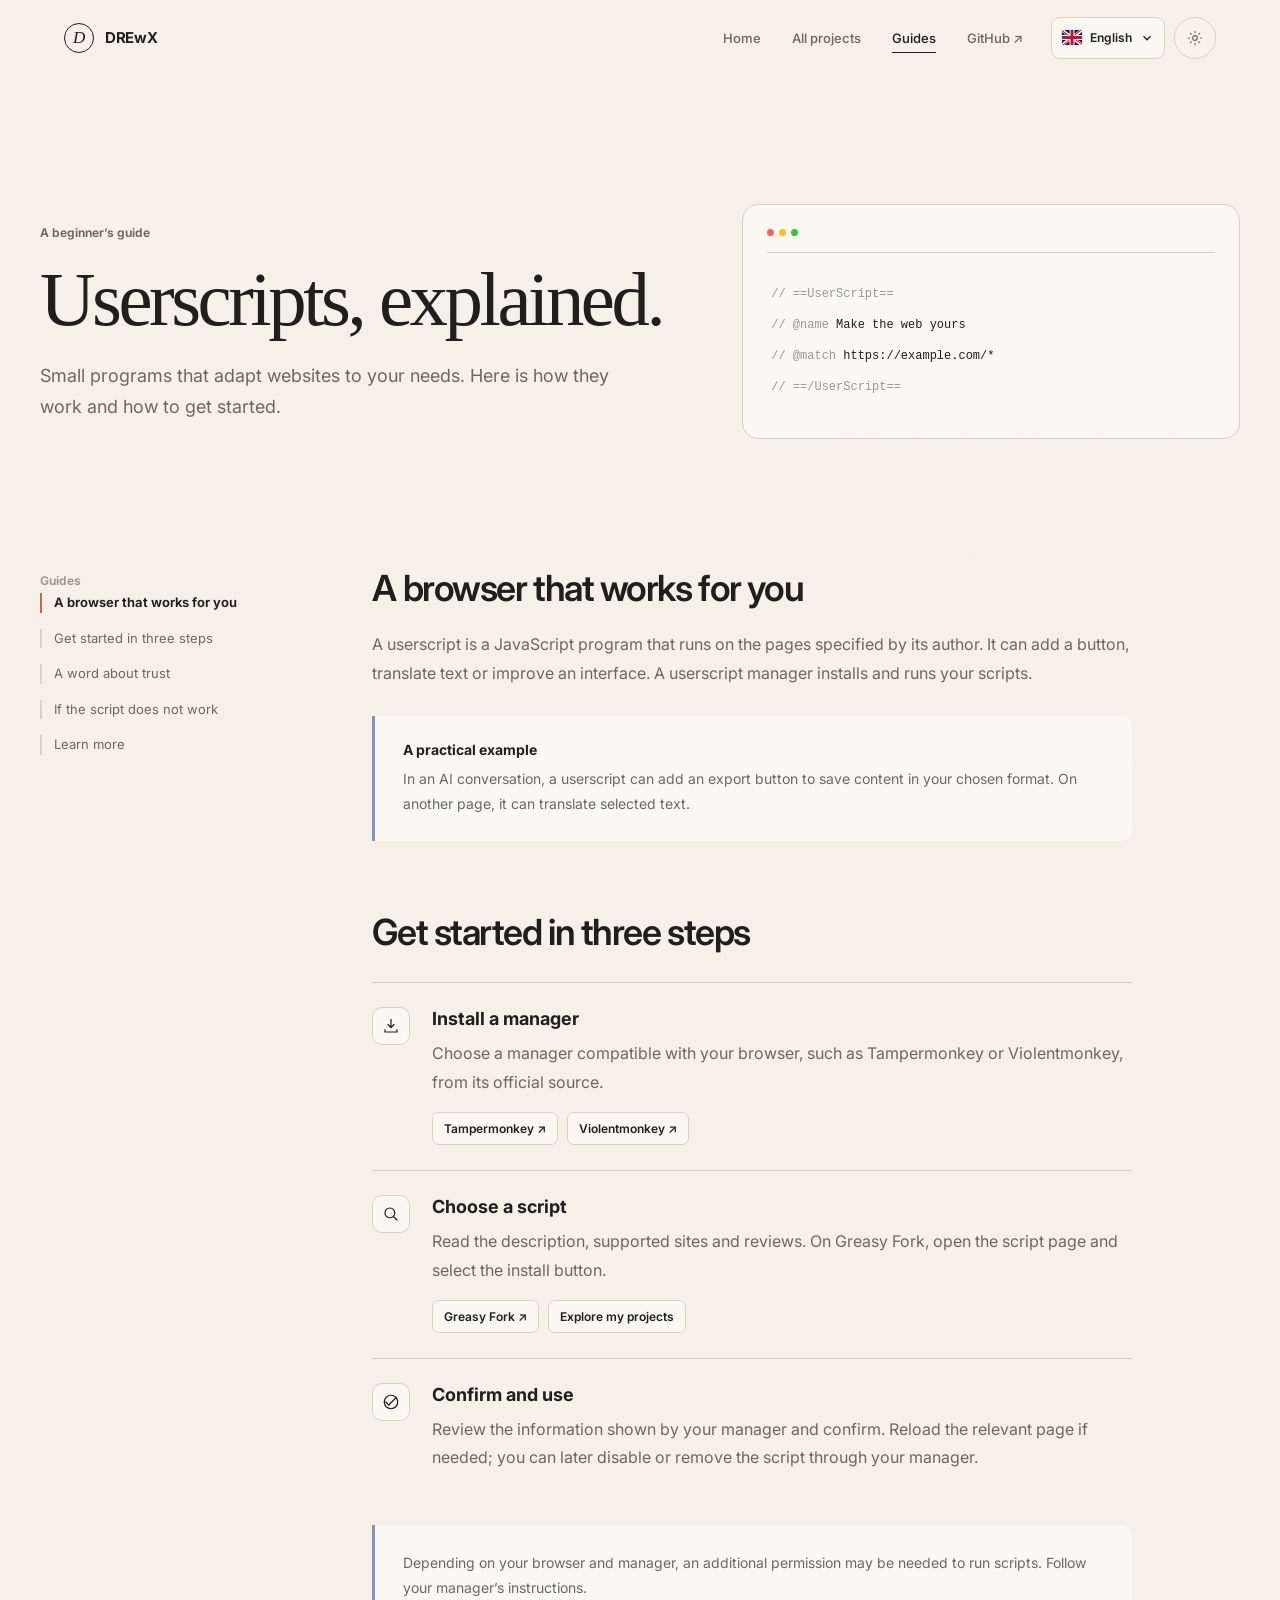
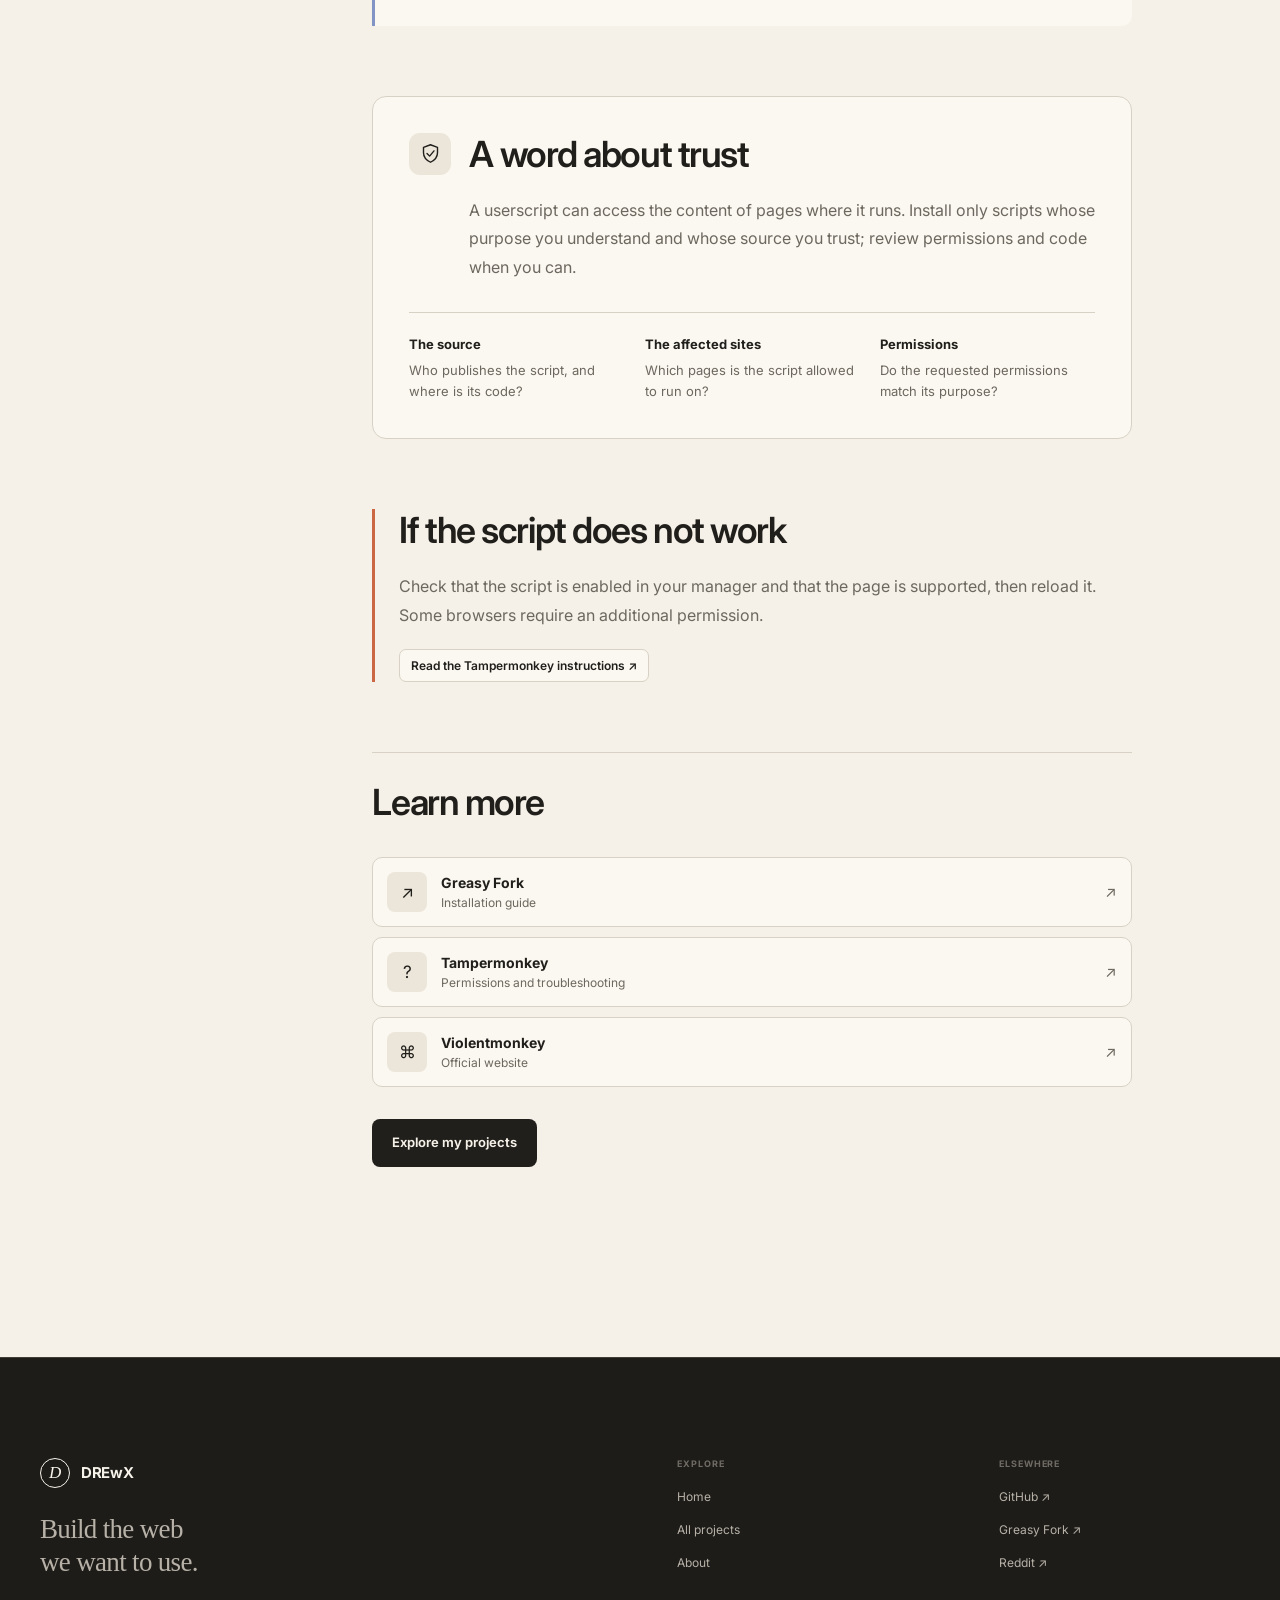
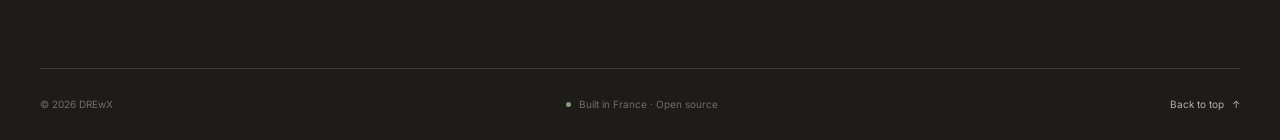
<file: guides/index.html>
<!DOCTYPE html>
<html lang="fr">
<head>
  <meta charset="UTF-8">
  <meta name="viewport" content="width=device-width, initial-scale=1">
  <meta name="description" content="Comprendre les userscripts, les installer et les gérer en toute confiance.">
  <meta name="theme-color" content="#f5f1e8">
  <meta property="og:title" content="Les userscripts : guide pour débuter — DREwX">
  <meta property="og:description" content="Comprendre les userscripts, les installer et les gérer en toute confiance.">
  <meta property="og:type" content="website">
  <meta property="og:url" content="https://drewx.dev/guides/">
  <link rel="canonical" href="https://drewx.dev/guides/">
  <link rel="icon" href="../favicon.png" type="image/png" sizes="192x192">
  <link rel="shortcut icon" href="../favicon.ico">
  <link rel="apple-touch-icon" href="../apple-touch-icon.png" sizes="180x180">
  <title>Les userscripts : guide pour débuter — DREwX</title>
  <script>
    (() => {
      if (/^https?:$/.test(location.protocol) && location.pathname.endsWith('/index.html')) {
        history.replaceState(history.state, '', `${location.pathname.slice(0, -10)}${location.search}${location.hash}`);
      }
      try {
        const saved = localStorage.getItem('drewx-theme');
        document.documentElement.dataset.theme = saved || (matchMedia('(prefers-color-scheme: dark)').matches ? 'dark' : 'light');
      } catch {
        document.documentElement.dataset.theme = matchMedia('(prefers-color-scheme: dark)').matches ? 'dark' : 'light';
      }
    })();
  </script>
  <link rel="preconnect" href="https://fonts.googleapis.com">
  <link rel="preconnect" href="https://fonts.gstatic.com" crossorigin>
  <link href="https://fonts.googleapis.com/css2?family=Inter:wght@400;520;600;650;720&display=swap" rel="stylesheet">
  <link rel="stylesheet" href="../assets/css/styles.css?v=9fea118772c4">
</head>
<body data-page="guides">
  <a class="skip-link" href="#content" data-i18n="skipLink">Aller au contenu</a>
  <div class="grain" aria-hidden="true"></div>
  <div class="scroll-progress" data-scroll-progress aria-hidden="true"></div>

  <header class="site-header" data-header>
    <div class="nav wrap">
      <a class="brand" href="../index.html" aria-label="DREwX, accueil" data-i18n-aria="homeLabel"><span class="brand-mark" aria-hidden="true">D</span><span>DREwX</span></a>
      <nav class="nav-desktop" aria-label="Navigation principale" data-i18n-aria="navLabel">
        <a href="../index.html" data-i18n="navHome">Accueil</a>
        <a href="../projects/index.html" data-i18n="navAllProjects">Tous les projets</a>
        <a href="index.html" aria-current="page" data-i18n="navGuides">Guides</a>
        <a href="https://github.com/DREwX-code" target="_blank" rel="noopener noreferrer">GitHub ↗</a>
      </nav>
      <div class="nav-actions">
        <select class="language-select" data-language-select aria-label="Choisir la langue" data-i18n-aria="languageLabel">
          <option value="fr" lang="fr">Français</option><option value="en" lang="en">English</option><option value="es" lang="es">Español</option><option value="pt" lang="pt">Português</option><option value="zh" lang="zh">中文</option><option value="hi" lang="hi">हिन्दी</option>
        </select>
        <button class="icon-button" type="button" data-theme-toggle aria-label="Passer au thème sombre">
          <svg class="sun-icon" viewBox="0 0 24 24" aria-hidden="true"><circle cx="12" cy="12" r="3.5"></circle><path d="M12 2v2M12 20v2M4.93 4.93l1.42 1.42M17.65 17.65l1.42 1.42M2 12h2M20 12h2M4.93 19.07l1.42-1.42M17.65 6.35l1.42-1.42"></path></svg>
          <svg class="moon-icon" viewBox="0 0 24 24" aria-hidden="true"><path d="M20 15.2A8.5 8.5 0 0 1 8.8 4a8.5 8.5 0 1 0 11.2 11.2Z"></path></svg>
        </button>
        <button class="icon-button menu-toggle" type="button" data-menu-toggle aria-controls="mobile-menu" aria-expanded="false" aria-label="Ouvrir le menu"><span class="menu-lines" aria-hidden="true"><i></i><i></i></span></button>
      </div>
    </div>
  </header>

  <div class="mobile-panel" id="mobile-menu" data-mobile-panel aria-hidden="true" inert>
    <nav aria-label="Navigation mobile" data-i18n-aria="mobileNavLabel">
      <a href="../index.html"><span>01</span><b data-i18n="navHome">Accueil</b></a>
      <a href="../projects/index.html"><span>02</span><b data-i18n="navAllProjects">Tous les projets</b></a>
      <a href="./"><span>03</span><b data-i18n="navGuides">Guides</b></a>
      <a href="https://github.com/DREwX-code" target="_blank" rel="noopener noreferrer"><span>03</span><b>GitHub ↗</b></a>
    </nav>
  </div>

  <main id="content" tabindex="-1">
    <article class="guide-article" id="top">
      <header class="guide-hero wrap"><div><span class="guide-kicker" data-i18n="guideKicker">Guide pour débuter</span><h1 data-i18n="guideTitle">Les userscripts, simplement.</h1><p data-i18n="guideLead">De petits programmes qui adaptent les sites à vos besoins. Voici comment ils fonctionnent et comment commencer.</p></div><div class="guide-hero-art" aria-hidden="true"><div class="guide-art-bar"><i></i><i></i><i></i></div><div class="guide-art-code"><span>// ==UserScript==</span><span>// @name <b>Make the web yours</b></span><span>// @match <b>https://example.com/*</b></span><span>// ==/UserScript==</span></div></div></header>
      <div class="guide-layout wrap"><details class="guide-aside" open><summary><span data-i18n="navGuides">Guides</span><strong data-guide-current>Un navigateur qui travaille pour vous</strong></summary><nav><a href="#introduction" data-i18n="guideIntroTitle">Un navigateur qui travaille pour vous</a><a href="#commencer" data-i18n="guideStepsTitle">Commencer en trois étapes</a><a href="#confiance" data-i18n="guideNoteTitle">Un mot sur la confiance</a><a href="#depannage" data-i18n="guideTroubleshoot">Si le script ne fonctionne pas</a><a href="#ressources" data-i18n="guideSources">Pour aller plus loin</a></nav></details>
      <div class="guide-content"><section id="introduction"><h2 data-i18n="guideIntroTitle">Un navigateur qui travaille pour vous</h2><p data-i18n="guideIntro">Un userscript est un programme JavaScript qui s’exécute sur les pages prévues par son auteur. Il peut ajouter un bouton, traduire un texte ou améliorer une interface. Un gestionnaire de scripts se charge de les installer et de les lancer.</p><div class="guide-example"><strong data-i18n="guideExampleTitle">Un exemple concret</strong><p data-i18n="guideExample">Sur une conversation avec une IA, un userscript peut ajouter un bouton d’export pour enregistrer le contenu dans un format choisi. Sur une autre page, il peut traduire une sélection de texte.</p></div></section>
      <section id="commencer"><h2 data-i18n="guideStepsTitle">Commencer en trois étapes</h2><ol class="guide-steps"><li><span class="guide-step-icon"><svg viewBox="0 0 24 24" aria-hidden="true"><path d="M12 3v11m0 0 4-4m-4 4-4-4M4 17v3h16v-3"></path></svg></span><h3 data-i18n="guideStep1Title">Installer un gestionnaire</h3><p data-i18n="guideStep1">Choisissez un gestionnaire compatible avec votre navigateur, par exemple Tampermonkey ou Violentmonkey, depuis sa source officielle.</p><div class="guide-inline-links"><a href="https://www.tampermonkey.net/" target="_blank" rel="noopener noreferrer">Tampermonkey ↗</a><a href="https://violentmonkey.github.io/" target="_blank" rel="noopener noreferrer">Violentmonkey ↗</a></div></li><li><span class="guide-step-icon"><svg viewBox="0 0 24 24" aria-hidden="true"><circle cx="10.5" cy="10.5" r="6.5"></circle><path d="m16 16 4 4"></path></svg></span><h3 data-i18n="guideStep2Title">Choisir un script</h3><p data-i18n="guideStep2">Lisez la description, les sites concernés et les avis. Sur Greasy Fork, ouvrez la page du script, puis cliquez sur le bouton d’installation.</p><div class="guide-inline-links"><a href="https://greasyfork.org/scripts" target="_blank" rel="noopener noreferrer">Greasy Fork ↗</a><a href="../projects/index.html" data-i18n="guideExplore">Découvrir mes projets</a></div></li><li><span class="guide-step-icon"><svg viewBox="0 0 24 24" aria-hidden="true"><path d="m5 12 4 4L19 6"></path><circle cx="12" cy="12" r="9"></circle></svg></span><h3 data-i18n="guideStep3Title">Confirmer et utiliser</h3><p data-i18n="guideStep3">Vérifiez les informations présentées par votre gestionnaire et confirmez. Rechargez la page concernée si nécessaire ; vous pouvez ensuite désactiver ou supprimer le script depuis le gestionnaire.</p></li></ol><p class="guide-note" data-i18n="guideChrome">Selon le navigateur et le gestionnaire, une autorisation supplémentaire peut être nécessaire pour exécuter les scripts. Consultez les instructions de votre gestionnaire.</p></section>
      <section id="confiance" class="guide-trust"><div class="guide-trust-intro"><span class="guide-trust-icon" aria-hidden="true"><svg viewBox="0 0 24 24"><path d="M12 2 4 5v6c0 5 3.4 8.6 8 11 4.6-2.4 8-6 8-11V5z"></path><path d="m8 12 3 3 5-6"></path></svg></span><div><h2 data-i18n="guideNoteTitle">Un mot sur la confiance</h2><p data-i18n="guideNote">Un userscript peut accéder au contenu des pages sur lesquelles il s’exécute. Installez seulement des scripts dont vous comprenez l’usage et dont vous faites confiance à la source ; examinez les autorisations et le code si vous le pouvez.</p></div></div><div class="guide-checklist"><div><strong data-i18n="guideCheckSource">La source</strong><span data-i18n="guideCheckSourceCopy">Qui publie le script et où se trouve son code ?</span></div><div><strong data-i18n="guideCheckSites">Les sites concernés</strong><span data-i18n="guideCheckSitesCopy">Sur quelles pages le script est-il autorisé à s’exécuter ?</span></div><div><strong data-i18n="guideCheckPermissions">Les autorisations</strong><span data-i18n="guideCheckPermissionsCopy">Les accès demandés correspondent-ils à son usage ?</span></div></div></section>
      <section id="depannage" class="guide-help"><h2 data-i18n="guideTroubleshoot">Si le script ne fonctionne pas</h2><p data-i18n="guideTroubleshootCopy">Vérifiez que le script est activé dans votre gestionnaire, que la page correspond aux sites pris en charge, puis rechargez-la. Certains navigateurs demandent une autorisation supplémentaire.</p><a href="https://www.tampermonkey.net/faq.php#Q209" target="_blank" rel="noopener noreferrer" data-i18n="guidePermissionLink">Consulter les instructions pour Tampermonkey ↗</a></section>
      <section id="ressources" class="guide-sources"><h2 data-i18n="guideSources">Pour aller plus loin</h2><div class="guide-resource-grid"><a href="https://greasyfork.org/fr/help/installing-user-scripts" target="_blank" rel="noopener noreferrer"><span class="guide-resource-icon" aria-hidden="true">↗</span><span><strong>Greasy Fork</strong><small data-i18n="guideResourceInstall">Guide d’installation</small></span><b aria-hidden="true">↗</b></a><a href="https://www.tampermonkey.net/faq.php#Q209" target="_blank" rel="noopener noreferrer"><span class="guide-resource-icon" aria-hidden="true">?</span><span><strong>Tampermonkey</strong><small data-i18n="guideResourcePermission">Autorisations et dépannage</small></span><b aria-hidden="true">↗</b></a><a href="https://violentmonkey.github.io/" target="_blank" rel="noopener noreferrer"><span class="guide-resource-icon" aria-hidden="true">⌘</span><span><strong>Violentmonkey</strong><small data-i18n="guideResourceOfficial">Site officiel</small></span><b aria-hidden="true">↗</b></a></div><a class="button" href="../projects/index.html" data-i18n="guideExplore">Découvrir mes projets</a></section></div></div>
    </article>
  </main>

  <footer class="site-footer">
    <div class="footer-main wrap">
      <div class="footer-brand"><a class="brand" href="../index.html"><span class="brand-mark" aria-hidden="true">D</span><span>DREwX</span></a><p class="footer-tagline" data-i18n-html="footerTagline">Des outils simples à adopter,<br>solides à garder.</p></div>
      <div class="footer-column"><strong data-i18n="footerExplore">Explorer</strong><a href="../index.html" data-i18n="navHome">Accueil</a><a href="../projects/index.html" data-i18n="navAllProjects">Tous les projets</a><a href="../index.html#about" data-i18n="navAbout">À propos</a></div>
      <div class="footer-column"><strong data-i18n="footerElsewhere">Ailleurs</strong><a href="https://github.com/DREwX-code" target="_blank" rel="noopener noreferrer">GitHub ↗</a><a href="https://greasyfork.org/users/1259433-d%E2%84%9D-wx" target="_blank" rel="noopener noreferrer">Greasy Fork ↗</a><a href="https://www.reddit.com/user/DrewXDev/" target="_blank" rel="noopener noreferrer">Reddit ↗</a></div>
    </div>
    <div class="footer-bottom wrap"><span>© <span data-year></span> DREwX</span><span class="footer-status" data-i18n="footerStatus">Construit en France · Open source</span><a class="back-to-top" href="#top"><span data-i18n="footerTop">Retour en haut</span><span aria-hidden="true">↑</span></a></div>
  </footer>

  <script defer src="../assets/js/translations.js?v=ae8f4bbee8cc"></script>
  <script defer src="../assets/js/main.js?v=b97494b81ca3"></script>
</body>
</html>
</file>
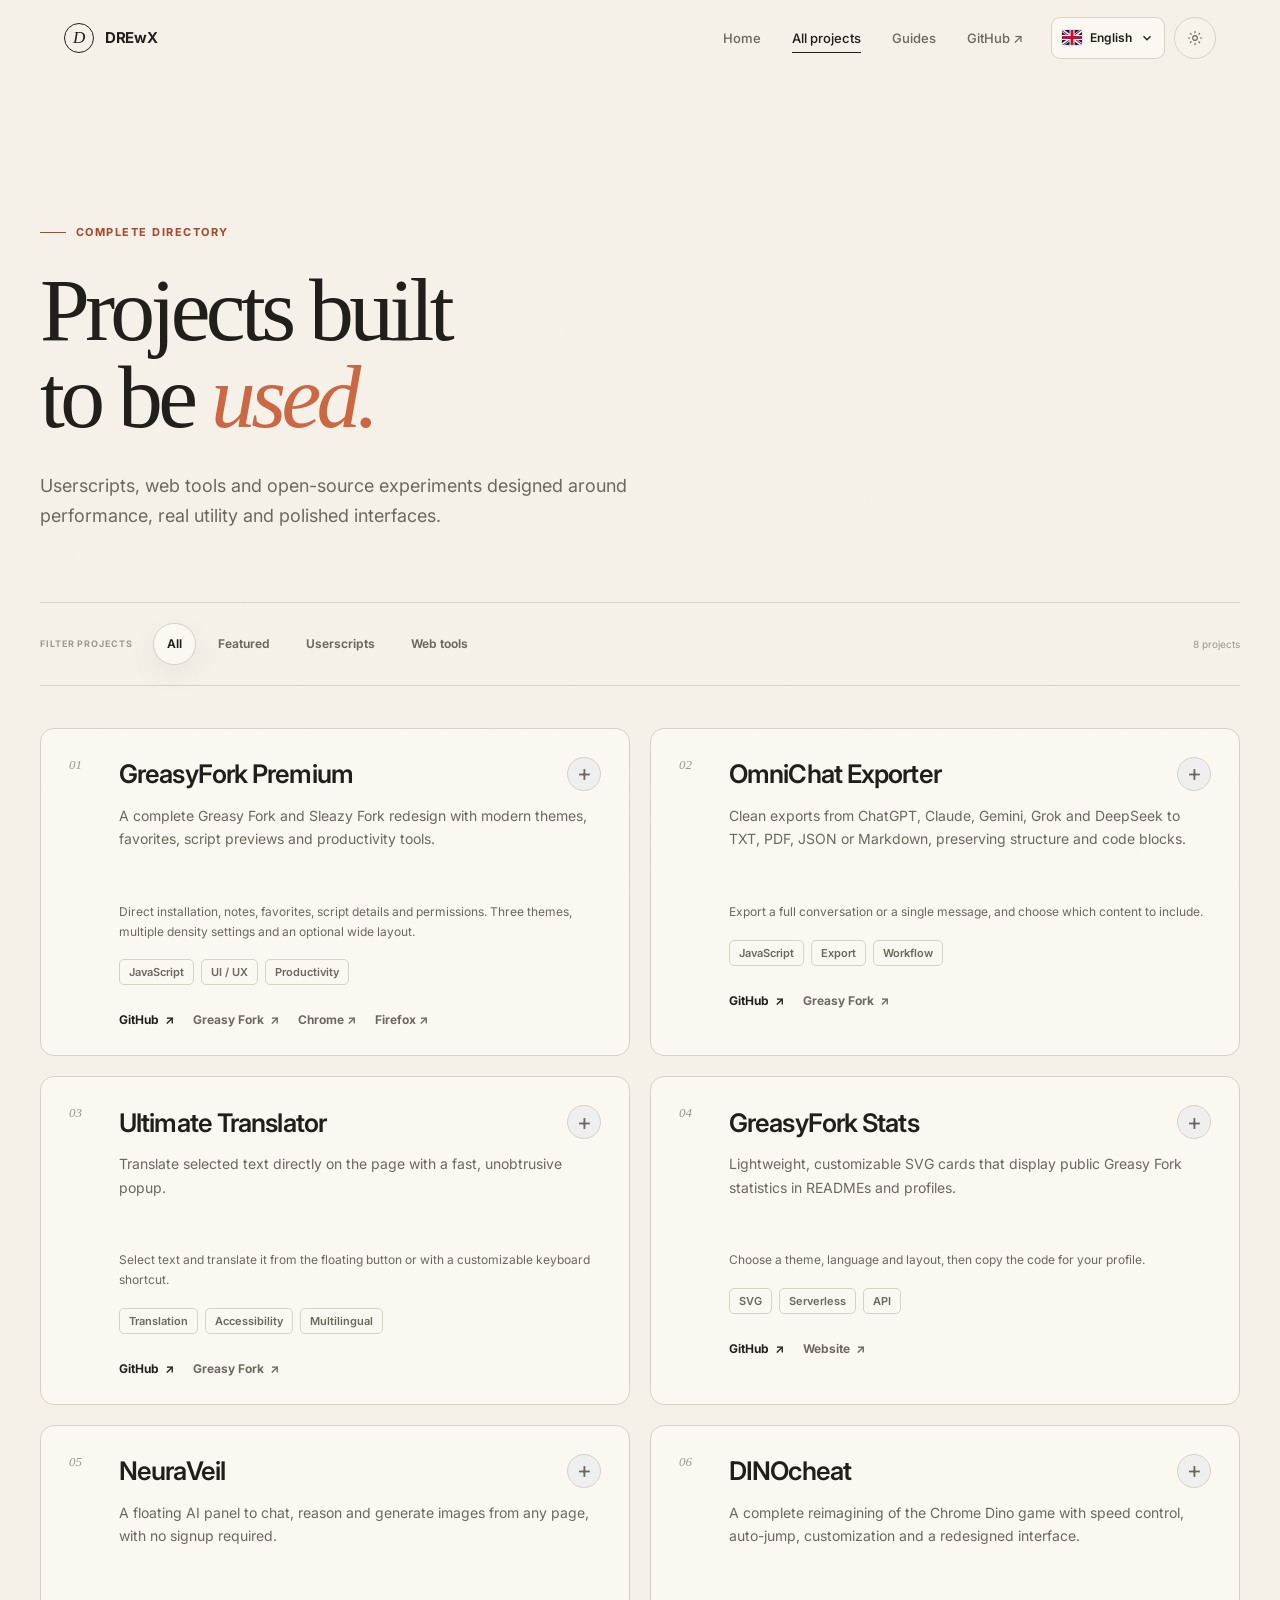
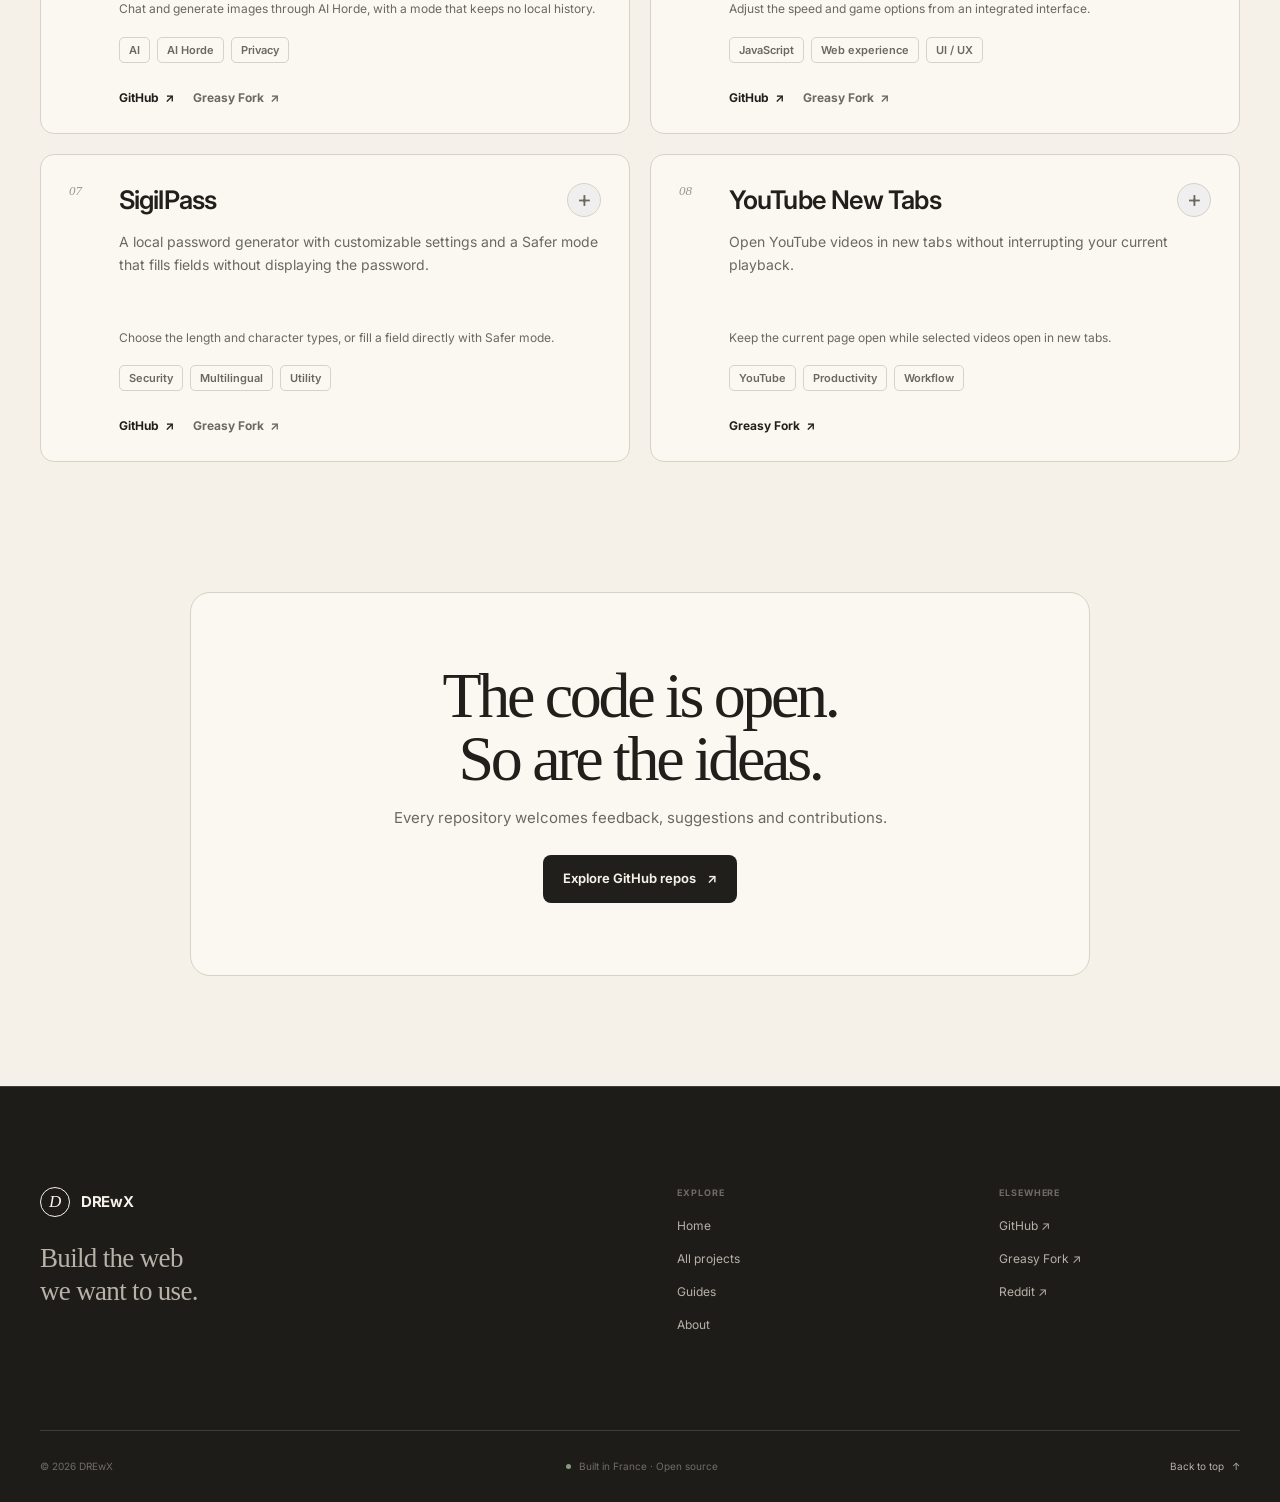
<file: projects/index.html>
<!DOCTYPE html>
<html lang="fr">
<head>
  <meta charset="UTF-8">
  <meta name="viewport" content="width=device-width, initial-scale=1">
  <meta name="description" content="Découvrez les userscripts et outils open source de DREwX : productivité, export, traduction, IA et personnalisation du web.">
  <meta name="theme-color" content="#f5f1e8">
  <meta property="og:title" content="Userscripts et outils open source — DREwX">
  <meta property="og:description" content="Userscripts, outils web et expériences open source conçus autour de la performance et de l’utilité.">
  <meta property="og:type" content="website">
  <meta property="og:url" content="https://drewx.dev/projects/">
  <link rel="canonical" href="https://drewx.dev/projects/">
  <link rel="icon" href="../favicon.png" type="image/png" sizes="192x192">
  <link rel="shortcut icon" href="../favicon.ico">
  <link rel="apple-touch-icon" href="../apple-touch-icon.png" sizes="180x180">
  <title>Userscripts et outils open source — DREwX</title>
  <script>
    (() => {
      if (/^https?:$/.test(location.protocol) && location.pathname.endsWith('/index.html')) {
        history.replaceState(history.state, '', `${location.pathname.slice(0, -10)}${location.search}${location.hash}`);
      }
      try {
        const saved = localStorage.getItem('drewx-theme');
        document.documentElement.dataset.theme = saved || (matchMedia('(prefers-color-scheme: dark)').matches ? 'dark' : 'light');
      } catch {
        document.documentElement.dataset.theme = matchMedia('(prefers-color-scheme: dark)').matches ? 'dark' : 'light';
      }
    })();
  </script>
  <link rel="preconnect" href="https://fonts.googleapis.com">
  <link rel="preconnect" href="https://fonts.gstatic.com" crossorigin>
  <link href="https://fonts.googleapis.com/css2?family=Inter:wght@400;520;600;650;720&display=swap" rel="stylesheet">
  <link rel="stylesheet" href="../assets/css/styles.css?v=9fea118772c4">
</head>
<body data-page="projects">
  <a class="skip-link" href="#content" data-i18n="skipLink">Aller au contenu</a>
  <div class="grain" aria-hidden="true"></div>
  <div class="scroll-progress" data-scroll-progress aria-hidden="true"></div>

  <header class="site-header" data-header>
    <div class="nav wrap">
      <a class="brand" href="../index.html" aria-label="DREwX, accueil" data-i18n-aria="homeLabel"><span class="brand-mark" aria-hidden="true">D</span><span>DREwX</span></a>
      <nav class="nav-desktop" aria-label="Navigation principale" data-i18n-aria="navLabel">
        <a href="../index.html" data-i18n="navHome">Accueil</a>
        <a href="#directory" aria-current="page" data-i18n="navAllProjects">Tous les projets</a>
        <a href="../guides/index.html" data-i18n="navGuides">Guides</a>
        <a href="https://github.com/DREwX-code" target="_blank" rel="noopener noreferrer">GitHub ↗</a>
      </nav>
      <div class="nav-actions">
        <select class="language-select" data-language-select aria-label="Choisir la langue" data-i18n-aria="languageLabel">
          <option value="fr" lang="fr">Français</option><option value="en" lang="en">English</option><option value="es" lang="es">Español</option><option value="pt" lang="pt">Português</option><option value="zh" lang="zh">中文</option><option value="hi" lang="hi">हिन्दी</option>
        </select>
        <button class="icon-button" type="button" data-theme-toggle aria-label="Passer au thème sombre">
          <svg class="sun-icon" viewBox="0 0 24 24" aria-hidden="true"><circle cx="12" cy="12" r="3.5"></circle><path d="M12 2v2M12 20v2M4.93 4.93l1.42 1.42M17.65 17.65l1.42 1.42M2 12h2M20 12h2M4.93 19.07l1.42-1.42M17.65 6.35l1.42-1.42"></path></svg>
          <svg class="moon-icon" viewBox="0 0 24 24" aria-hidden="true"><path d="M20 15.2A8.5 8.5 0 0 1 8.8 4a8.5 8.5 0 1 0 11.2 11.2Z"></path></svg>
        </button>
        <button class="icon-button menu-toggle" type="button" data-menu-toggle aria-controls="mobile-menu" aria-expanded="false" aria-label="Ouvrir le menu"><span class="menu-lines" aria-hidden="true"><i></i><i></i></span></button>
      </div>
    </div>
  </header>

  <div class="mobile-panel" id="mobile-menu" data-mobile-panel aria-hidden="true" inert>
    <nav aria-label="Navigation mobile" data-i18n-aria="mobileNavLabel">
      <a href="../index.html"><span>01</span><b data-i18n="navHome">Accueil</b></a>
      <a href="#directory"><span>02</span><b data-i18n="navAllProjects">Tous les projets</b></a>
      <a href="../guides/index.html"><span>03</span><b data-i18n="navGuides">Guides</b></a>
      <a href="https://github.com/DREwX-code" target="_blank" rel="noopener noreferrer"><span>03</span><b>GitHub ↗</b></a>
    </nav>
  </div>

  <main id="content" tabindex="-1">
    <section class="projects-hero wrap" id="top" aria-labelledby="projects-title">
      <span class="eyebrow reveal visible" data-i18n="projectsEyebrow">Répertoire complet</span>
      <h1 class="display-title reveal visible" id="projects-title" data-delay="60" data-i18n-html="projectsHeroTitle">Des projets construits<br>pour être <em>utilisés.</em></h1>
      <p class="reveal visible" data-delay="120" data-i18n="projectsHeroCopy">Userscripts, outils web et expériences open source conçus autour de la performance, de l’utilité et d’une interface soignée.</p>
    </section>

    <section class="directory-section wrap" id="directory" aria-label="Liste des projets" data-i18n-aria="projectListLabel">
      <div class="filter-bar reveal">
        <div class="filter-group" role="group" aria-label="Filtrer les projets" data-i18n-aria="filterLabel">
          <span class="filter-label" data-i18n="filterLabel">Filtrer les projets</span>
          <button class="filter-button active" type="button" data-filter="all" aria-pressed="true" data-i18n="filterAll">Tous</button>
          <button class="filter-button" type="button" data-filter="featured" aria-pressed="false" data-i18n="filterFeatured">Phares</button>
          <button class="filter-button" type="button" data-filter="userscript" aria-pressed="false" data-i18n="filterUserscript">Userscripts</button>
          <button class="filter-button" type="button" data-filter="tool" aria-pressed="false" data-i18n="filterTool">Outils web</button>
        </div>
        <span class="directory-count" data-project-count>8 projets</span>
      </div>

      <div class="directory-grid">
        <article class="directory-card reveal" data-category="featured userscript">
          <span class="directory-index">01</span>
          <div>
            <div class="directory-top">
              <h2>GreasyFork Premium</h2>
              <button class="directory-arrow" type="button" data-project-details="premium" aria-label="Voir les détails" data-i18n-aria="projectOpenDetails">+</button>
            </div>
            <p data-i18n="premiumDesc">Une refonte complète de Greasy Fork et Sleazy Fork avec thèmes modernes, favoris, aperçu des scripts et outils de productivité.</p>
            <p class="project-detail" data-i18n="premiumControls">Installation directe, notes personnelles, aperçu détaillé et favoris : les actions essentielles restent à portée de main.</p>
            <div class="tag-list">
              <span class="tag">JavaScript</span>
              <span class="tag">UI / UX</span>
              <span class="tag" data-i18n="tagProductivity">Productivité</span>
            </div>
            <div class="card-links">
              <a href="https://github.com/DREwX-code/greasyfork-premium" target="_blank" rel="noopener noreferrer"><span>GitHub</span> ↗</a>
              <a href="https://greasyfork.org/scripts/562938-greasyfork-premium" target="_blank" rel="noopener noreferrer"><span>Greasy Fork</span> ↗</a>
              <a href="https://chromewebstore.google.com/detail/greasyfork-premium/ignelmkihplolallppbdppolefgkmadi" target="_blank" rel="noopener noreferrer">Chrome ↗</a>
              <a href="https://addons.mozilla.org/firefox/addon/greasyfork-premium/" target="_blank" rel="noopener noreferrer">Firefox ↗</a>
            </div>
          </div>
        </article>
        <article class="directory-card reveal" data-category="featured userscript" data-delay="50">
          <span class="directory-index">02</span>
          <div>
            <div class="directory-top">
              <h2>OmniChat Exporter</h2>
              <button class="directory-arrow" type="button" data-project-details="omnichat" aria-label="Voir les détails" data-i18n-aria="projectOpenDetails">+</button>
            </div>
            <p data-i18n="omnichatDesc">Des exports propres de ChatGPT, Claude, Gemini, Grok et DeepSeek en TXT, PDF, JSON ou Markdown, structure et blocs de code préservés.</p>
            <p class="project-detail" data-i18n="omnichatDetail">Exportez toute la conversation ou un seul message, avec des options pour choisir le contenu à inclure.</p>
            <div class="tag-list">
              <span class="tag">JavaScript</span>
              <span class="tag" data-i18n="tagExport">Export</span>
              <span class="tag" data-i18n="tagWorkflow">Workflow</span>
            </div>
            <div class="card-links">
              <a href="https://github.com/DREwX-code/omnichat-exporter" target="_blank" rel="noopener noreferrer"><span>GitHub</span> ↗</a>
              <a href="https://greasyfork.org/scripts/567743-omnichat-exporter-export-any-ai-chat-instantly" target="_blank" rel="noopener noreferrer"><span>Greasy Fork</span> ↗</a>
            </div>
          </div>
        </article>
        <article class="directory-card reveal" data-category="featured userscript">
          <span class="directory-index">03</span>
          <div>
            <div class="directory-top">
              <h2>Ultimate Translator</h2>
              <button class="directory-arrow" type="button" data-project-details="translator" aria-label="Voir les détails" data-i18n-aria="projectOpenDetails">+</button>
            </div>
            <p data-i18n="translatorDesc">Traduisez du texte sélectionné directement sur la page grâce à une fenêtre rapide et discrète.</p>
            <p class="project-detail" data-i18n="translatorDetail">Sélectionnez un texte, puis traduisez-le depuis la bulle ou avec un raccourci clavier personnalisable.</p>
            <div class="tag-list">
              <span class="tag" data-i18n="tagTranslation">Traduction</span>
              <span class="tag" data-i18n="tagAccessibility">Accessibilité</span>
              <span class="tag" data-i18n="tagMultilingual">Multilingue</span>
            </div>
            <div class="card-links">
              <a href="https://github.com/DREwX-code/Ultimate-Text-Selection-Translator" target="_blank" rel="noopener noreferrer"><span>GitHub</span> ↗</a>
              <a href="https://greasyfork.org/scripts/536284-ultimate-text-selection-translator-instantly-translate-any-selected-text" target="_blank" rel="noopener noreferrer"><span>Greasy Fork</span> ↗</a>
            </div>
          </div>
        </article>
        <article class="directory-card reveal" data-category="featured tool" data-delay="50">
          <span class="directory-index">04</span>
          <div>
            <div class="directory-top">
              <h2>GreasyFork Stats</h2>
              <button class="directory-arrow" type="button" data-project-details="stats" aria-label="Voir les détails" data-i18n-aria="projectOpenDetails">+</button>
            </div>
            <p data-i18n="statsDesc">Des cartes SVG légères et personnalisables pour afficher les statistiques publiques Greasy Fork dans les README et profils.</p>
            <p class="project-detail" data-i18n="statsDetail">Choisissez un thème, une langue et une mise en page, puis copiez le code pour votre profil.</p>
            <div class="tag-list">
              <span class="tag">SVG</span>
              <span class="tag" data-i18n="tagServerless">Serverless</span>
              <span class="tag">API</span>
            </div>
            <div class="card-links">
              <a href="https://github.com/DREwX-code/greasyfork-stats" target="_blank" rel="noopener noreferrer"><span>GitHub</span> ↗</a>
              <a href="https://greasyfork-stats.drewx.dev/" target="_blank" rel="noopener noreferrer"><span data-i18n="projectWebsite">Site web</span> ↗</a>
            </div>
          </div>
        </article>
        <article class="directory-card reveal" data-category="userscript">
          <span class="directory-index">05</span>
          <div>
            <div class="directory-top">
              <h2>NeuraVeil</h2>
              <button class="directory-arrow" type="button" data-project-details="neuraveil" aria-label="Voir les détails" data-i18n-aria="projectOpenDetails">+</button>
            </div>
            <p data-i18n="neuraveilDesc">Un panneau d’IA flottant pour discuter, raisonner et générer des images depuis n’importe quelle page, sans inscription.</p>
            <p class="project-detail" data-i18n="neuraveilDetail">Le panneau propose des conversations textuelles et la génération d’images via AI Horde, avec un mode sans historique local.</p>
            <div class="tag-list">
              <span class="tag" data-i18n="tagAI">IA</span>
              <span class="tag">AI Horde</span>
              <span class="tag" data-i18n="tagPrivacy">Confidentialité</span>
            </div>
            <div class="card-links">
              <a href="https://github.com/DREwX-code/neuraveil" target="_blank" rel="noopener noreferrer"><span>GitHub</span> ↗</a>
              <a href="https://greasyfork.org/scripts/560252-neuraveil-ai-chat-in-your-browser" target="_blank" rel="noopener noreferrer"><span>Greasy Fork</span> ↗</a>
            </div>
          </div>
        </article>
        <article class="directory-card reveal" data-category="userscript" data-delay="50">
          <span class="directory-index">06</span>
          <div>
            <div class="directory-top">
              <h2>DINOcheat</h2>
              <button class="directory-arrow" type="button" data-project-details="dino" aria-label="Voir les détails" data-i18n-aria="projectOpenDetails">+</button>
            </div>
            <p data-i18n="dinoDesc">Une réinterprétation complète du jeu Dino avec contrôle de vitesse, auto-jump, personnalisation et interface modernisée.</p>
            <p class="project-detail" data-i18n="dinoDetail">Ajustez la vitesse et les options de jeu directement depuis une interface intégrée.</p>
            <div class="tag-list">
              <span class="tag">JavaScript</span>
              <span class="tag" data-i18n="projectGame">Expérience web</span>
              <span class="tag">UI / UX</span>
            </div>
            <div class="card-links">
              <a href="https://github.com/DREwX-code/DINOcheat" target="_blank" rel="noopener noreferrer"><span>GitHub</span> ↗</a>
              <a href="https://greasyfork.org/scripts/486972-dinocheat-hack-cheat-dino-google-chrome" target="_blank" rel="noopener noreferrer"><span>Greasy Fork</span> ↗</a>
            </div>
          </div>
        </article>
        <article class="directory-card reveal" data-category="userscript">
          <span class="directory-index">07</span>
          <div>
            <div class="directory-top">
              <h2>SigilPass</h2>
              <button class="directory-arrow" type="button" data-project-details="securePass" aria-label="Voir les détails" data-i18n-aria="projectOpenDetails">+</button>
            </div>
            <p data-i18n="securePassDesc">Un générateur de mots de passe local, avec réglages personnalisables et mode Safer pour remplir les champs sans afficher le mot de passe.</p>
            <p class="project-detail" data-i18n="securePassDetail">Choisissez la longueur et les caractères, ou remplissez un champ directement avec le mode Safer.</p>
            <div class="tag-list">
              <span class="tag" data-i18n="tagSecurity">Sécurité</span>
              <span class="tag" data-i18n="tagMultilingual">Multilingue</span>
              <span class="tag" data-i18n="tagUtility">Utilitaire</span>
            </div>
            <div class="card-links">
              <a href="https://github.com/DREwX-code/SigilPass" target="_blank" rel="noopener noreferrer"><span>GitHub</span> ↗</a>
              <a href="https://greasyfork.org/scripts/541200-sigilpass-robust-random-password-generator" target="_blank" rel="noopener noreferrer"><span>Greasy Fork</span> ↗</a>
            </div>
          </div>
        </article>
        <article class="directory-card reveal" data-category="userscript" data-delay="50">
          <span class="directory-index">08</span>
          <div>
            <div class="directory-top">
              <h2>YouTube New Tabs</h2>
              <button class="directory-arrow" type="button" data-project-details="youtube" aria-label="Voir les détails" data-i18n-aria="projectOpenDetails">+</button>
            </div>
            <p data-i18n="youtubeDesc">Ouvrez les vidéos YouTube dans de nouveaux onglets sans interrompre la lecture en cours.</p>
            <p class="project-detail" data-i18n="youtubeDetail">Gardez la page actuelle ouverte tout en ouvrant les vidéos sélectionnées dans de nouveaux onglets.</p>
            <div class="tag-list">
              <span class="tag">YouTube</span>
              <span class="tag" data-i18n="tagProductivity">Productivité</span>
              <span class="tag" data-i18n="tagWorkflow">Workflow</span>
            </div>
            <div class="card-links">
              <a href="https://greasyfork.org/scripts/542455-youtube-open-clicked-videos-in-new-tabs" target="_blank" rel="noopener noreferrer"><span>Greasy Fork</span> ↗</a>
            </div>
          </div>
        </article>
      </div>
    </section>

    <section class="projects-outro narrow reveal">
      <h2 class="display-title" data-i18n-html="projectsOutroTitle">Le code est ouvert.<br>Les idées aussi.</h2>
      <p data-i18n="projectsOutroCopy">Chaque dépôt accueille les retours, suggestions et contributions.</p>
      <a class="button" href="https://github.com/DREwX-code?tab=repositories" target="_blank" rel="noopener noreferrer"><span data-i18n="ctaPrimary">Voir les dépôts GitHub</span><span class="arrow" aria-hidden="true">↗</span></a>
    </section>
  </main>

  <dialog class="project-dialog" aria-labelledby="project-dialog-title" aria-describedby="project-dialog-description">
    <div class="project-dialog-header"><span class="project-dialog-kicker" data-i18n="projectDetailsKicker">Projet</span><button type="button" class="project-dialog-close" data-project-close data-i18n-aria="demoClose" aria-label="Fermer">×</button></div>
    <div class="project-dialog-body"><div class="project-dialog-intro"><h2 id="project-dialog-title"></h2><p id="project-dialog-description"></p></div>
      <div class="project-dialog-image" hidden><img alt="" loading="lazy"></div>
      <div class="project-dialog-content"><h3 data-i18n="projectHighlights">Fonctionnalités</h3><ul data-project-highlights></ul><div class="project-dialog-actions card-links"></div></div>
    </div>
  </dialog>

  <footer class="site-footer">
    <div class="footer-main wrap">
      <div class="footer-brand"><a class="brand" href="../index.html"><span class="brand-mark" aria-hidden="true">D</span><span>DREwX</span></a><p class="footer-tagline" data-i18n-html="footerTagline">Des outils simples à adopter,<br>solides à garder.</p></div>
      <div class="footer-column"><strong data-i18n="footerExplore">Explorer</strong><a href="../index.html" data-i18n="navHome">Accueil</a><a href="#directory" data-i18n="navAllProjects">Tous les projets</a><a href="../guides/index.html" data-i18n="navGuides">Guides</a><a href="../index.html#about" data-i18n="navAbout">À propos</a></div>
      <div class="footer-column"><strong data-i18n="footerElsewhere">Ailleurs</strong><a href="https://github.com/DREwX-code" target="_blank" rel="noopener noreferrer">GitHub ↗</a><a href="https://greasyfork.org/users/1259433-d%E2%84%9D-wx" target="_blank" rel="noopener noreferrer">Greasy Fork ↗</a><a href="https://www.reddit.com/user/DrewXDev/" target="_blank" rel="noopener noreferrer">Reddit ↗</a></div>
    </div>
    <div class="footer-bottom wrap"><span>© <span data-year></span> DREwX</span><span class="footer-status" data-i18n="footerStatus">Construit en France · Open source</span><a class="back-to-top" href="#top"><span data-i18n="footerTop">Retour en haut</span><span aria-hidden="true">↑</span></a></div>
  </footer>

  <script defer src="../assets/js/translations.js?v=ae8f4bbee8cc"></script>
  <script defer src="../assets/js/main.js?v=b97494b81ca3"></script>
</body>
</html>
</file>
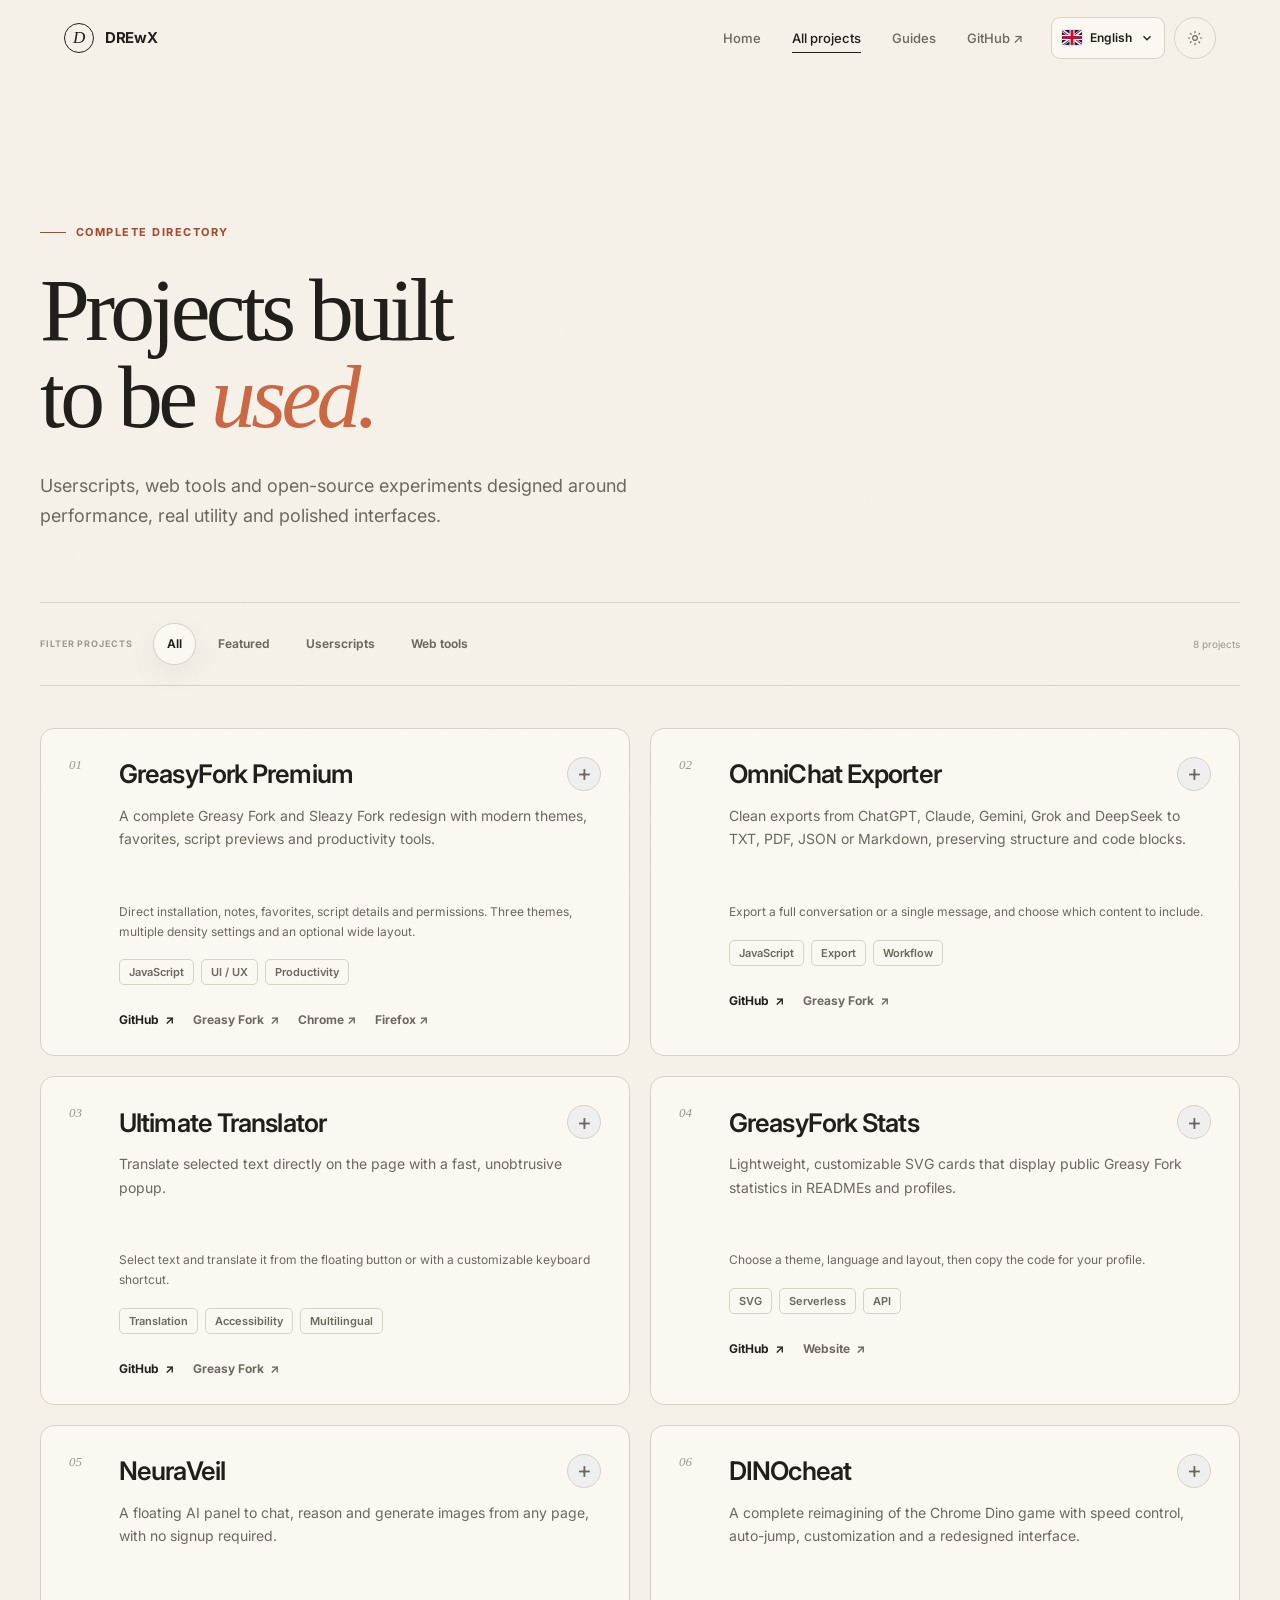
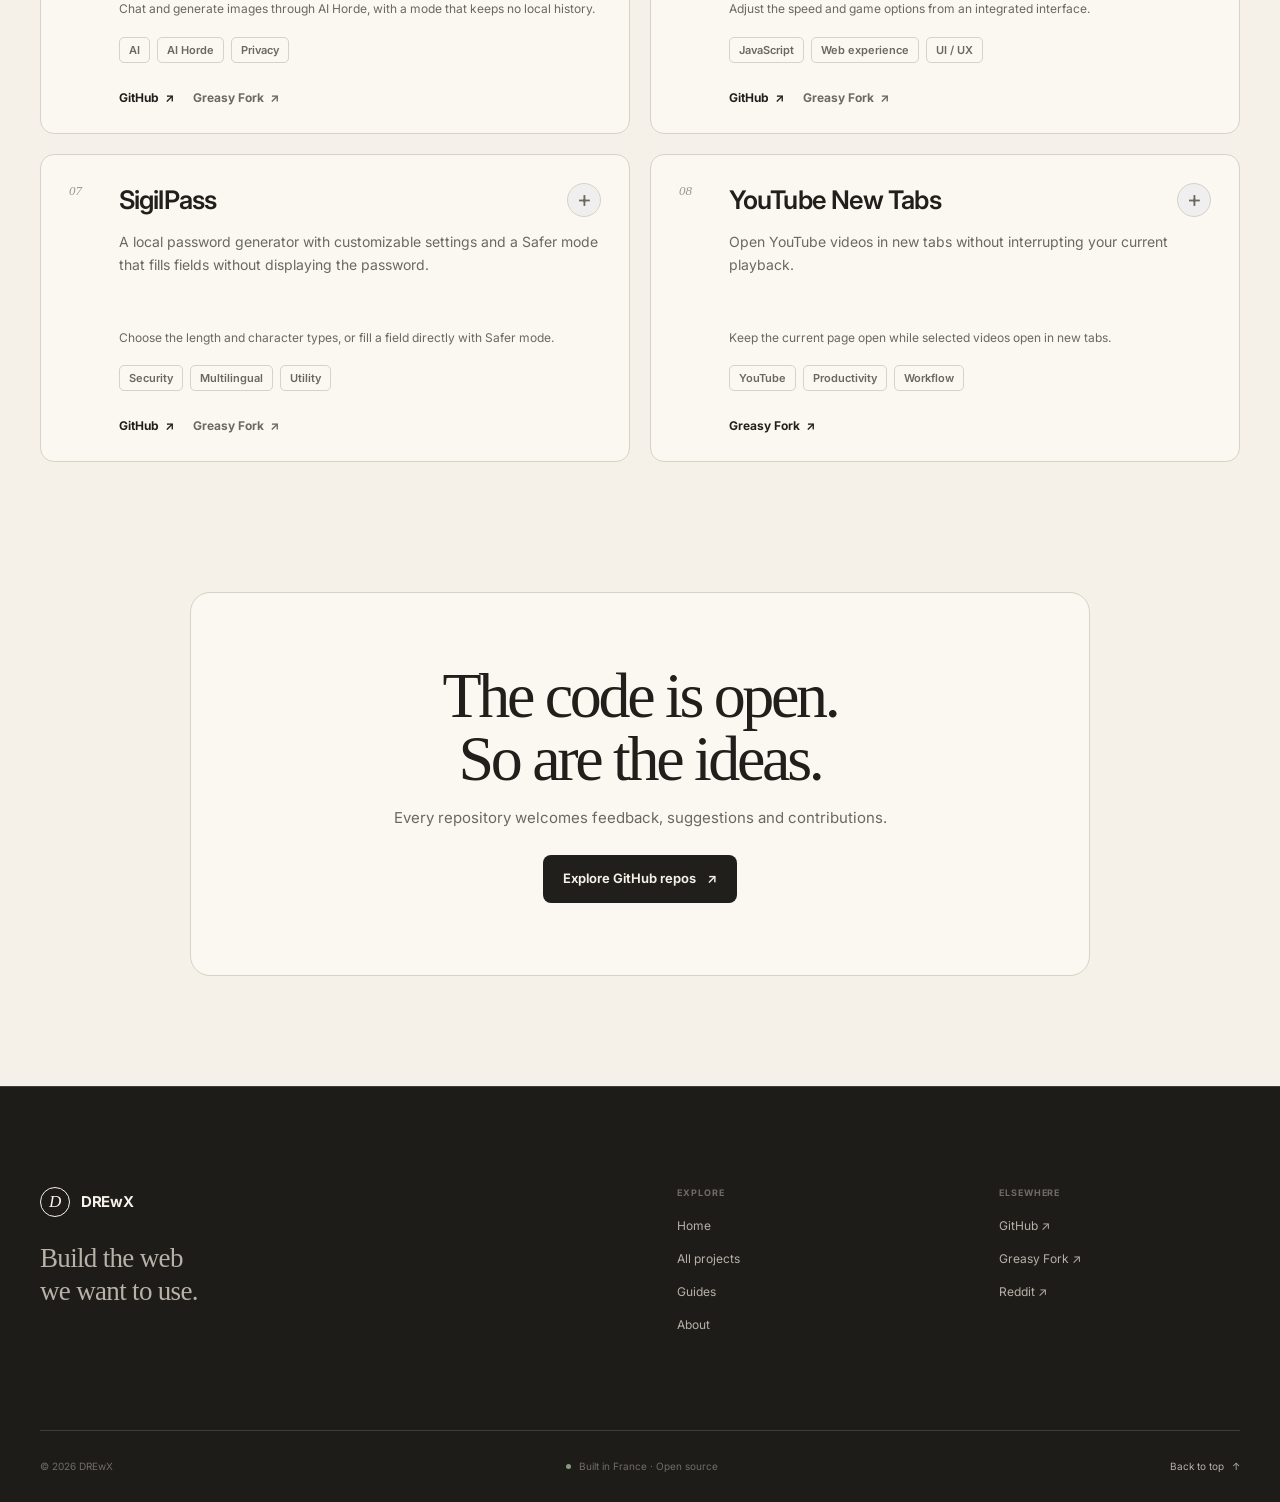
<file: projects.html>
<!doctype html>
<html lang="en">
<head>
  <meta charset="utf-8">
  <meta name="robots" content="noindex">
  <meta http-equiv="refresh" content="0; url=projects/">
  <link rel="canonical" href="https://drewx.dev/projects/">
  <title>Redirecting to projects — DREwX</title>
  <script>location.replace(`projects/${location.search}${location.hash}`);</script>
</head>
<body>
  <p><a href="projects/">View DREwX projects</a></p>
</body>
</html>
</file>
<file: assets/css/styles.css>
@view-transition { navigation: auto; }

:root {
  color-scheme: light dark;
  --paper: #f5f1e8;
  --paper-raised: #fbf8f1;
  --paper-soft: #ece6da;
  --ink: #211f1b;
  --muted: #6d685f;
  --faint: #9d978d;
  --line: #d8d1c5;
  --line-strong: #bfb7aa;
  --accent: #cc6744;
  --accent-strong: #a9482c;
  --accent-soft: #efd0c1;
  --green: #60775b;
  --green-soft: #dce5d7;
  --inverse: #1d1c19;
  --inverse-text: #f7f3ea;
  --inverse-muted: #b7b1a7;
  --inverse-line: #413e38;
  --glass: rgba(245, 241, 232, .84);
  --shadow-sm: 0 10px 30px rgba(42, 35, 25, .06);
  --shadow-lg: 0 30px 90px rgba(42, 35, 25, .12);
  --serif: Iowan Old Style, Baskerville, "Times New Roman", serif;
  --sans: Inter, ui-sans-serif, -apple-system, BlinkMacSystemFont, "Segoe UI", sans-serif;
  --max: 1200px;
  --header-h: 76px;
  --header-top: 0px;
  --mobile-panel-left: 0px;
  --mobile-panel-top: var(--header-h);
  --mobile-panel-width: 100%;
  --radius: 18px;
  --ease-out: cubic-bezier(0.33, 1, 0.68, 1);
  --ease-out-expo: cubic-bezier(0.22, 1, 0.36, 1);
}

:root[data-theme="dark"] {
  --paper: #171715;
  --paper-raised: #201f1c;
  --paper-soft: #26241f;
  --ink: #f0ece3;
  --muted: #aaa49a;
  --faint: #777168;
  --line: #3b3832;
  --line-strong: #575249;
  --accent: #e17d59;
  --accent-strong: #f0906c;
  --accent-soft: #5e3629;
  --green: #96aa8d;
  --green-soft: #2b3928;
  --inverse: #0e0e0d;
  --inverse-text: #f7f3ea;
  --inverse-muted: #aaa49a;
  --inverse-line: #34322e;
  --glass: rgba(23, 23, 21, .82);
  --shadow-sm: 0 12px 36px rgba(0, 0, 0, .18);
  --shadow-lg: 0 34px 100px rgba(0, 0, 0, .34);
}

* { box-sizing: border-box; }
html { overflow-x: hidden; scroll-behavior: auto; scroll-padding-top: calc(var(--header-h) + 22px); }
body {
  margin: 0;
  min-width: 280px;
  padding-top: var(--header-h);
  overflow-x: hidden;
  background: var(--paper);
  color: var(--ink);
  font-family: var(--sans);
  -webkit-font-smoothing: antialiased;
  text-rendering: optimizeLegibility;
  transition: background-color .28s ease, color .28s ease;
}
body.menu-open { overflow: hidden; }
.language-layout-spacer { width: 1px; overflow-anchor: none; pointer-events: none; }

a { color: inherit; }
button, a { -webkit-tap-highlight-color: transparent; }
button { font: inherit; }
::selection { background: var(--accent-soft); color: var(--ink); }

.wrap { width: min(var(--max), calc(100% - 48px)); margin-inline: auto; }
.narrow { width: min(900px, calc(100% - 48px)); margin-inline: auto; }
.skip-link {
  position: fixed;
  left: 18px;
  top: 12px;
  z-index: 200;
  padding: 11px 15px;
  border-radius: 8px;
  background: var(--ink);
  color: var(--paper);
  text-decoration: none;
  transform: translateY(-160%);
  transition: transform .2s ease;
}
.skip-link:focus { transform: none; }

.grain {
  position: fixed;
  inset: 0;
  z-index: 100;
  opacity: .08;
  pointer-events: none;
  background-image: url("data:image/svg+xml,%3Csvg viewBox='0 0 180 180' xmlns='http://www.w3.org/2000/svg'%3E%3Cfilter id='n'%3E%3CfeTurbulence type='fractalNoise' baseFrequency='.82' numOctaves='3' stitchTiles='stitch'/%3E%3C/filter%3E%3Crect width='100%25' height='100%25' filter='url(%23n)' opacity='.03'/%3E%3C/svg%3E");
}
.scroll-progress {
  position: fixed;
  left: 0;
  top: 0;
  z-index: 160;
  width: 100%;
  height: 2px;
  transform: scaleX(0);
  transform-origin: left;
  background: var(--accent);
  pointer-events: none;
}

/* Header */
.site-header {
  position: fixed;
  top: var(--header-top);
  left: 50%;
  z-index: 120;
  width: min(calc(100% - 36px), var(--max));
  height: var(--header-h);
  transform: translate3d(-50%, 0, 0);
  backface-visibility: hidden;
  border-radius: 14px;
  border-bottom: 1px solid transparent;
  background-color: transparent;
  transition: background-color .4s var(--ease-out-expo), border-color .4s var(--ease-out-expo), box-shadow .4s var(--ease-out-expo);
  will-change: background-color;
}
.site-header.scrolled,
.site-header.menu-visible {
  border: 1px solid color-mix(in srgb, var(--line) 72%, transparent);
  background-color: color-mix(in srgb, var(--paper) 94%, transparent);
  box-shadow: 0 0 0 0.5px rgba(255,255,255,0.06) inset, 0 8px 30px rgba(40, 34, 25, .05);
}
.nav { height: 100%; display: flex; align-items: center; justify-content: space-between; gap: 28px; }
.brand {
  display: inline-flex;
  align-items: center;
  gap: 11px;
  flex: 0 0 auto;
  color: var(--ink);
  text-decoration: none;
  font-size: 15px;
  font-weight: 680;
  letter-spacing: -.02em;
}
.brand-mark {
  width: 30px;
  height: 30px;
  display: grid;
  place-items: center;
  border: 1px solid currentColor;
  border-radius: 50%;
  font-family: var(--serif);
  font-size: 17px;
  font-style: italic;
  font-weight: 400;
}
.nav-desktop, .nav-actions, .language-switch { display: flex; align-items: center; }
.nav-desktop { gap: 31px; margin-left: auto; }
.nav-desktop a {
  position: relative;
  color: var(--muted);
  font-size: 13px;
  font-weight: 520;
  text-decoration: none;
  transition: color .2s ease;
}
.nav-desktop a::after {
  content: "";
  position: absolute;
  left: 0;
  right: 100%;
  bottom: -7px;
  height: 1px;
  background: var(--ink);
  transition: right .24s ease;
}
.nav-desktop a:hover, .nav-desktop a[aria-current] { color: var(--ink); }
.nav-desktop a:hover::after, .nav-desktop a[aria-current]::after { right: 0; }
.nav-actions { gap: 9px; }
.language-switch {
  height: 38px;
  display: grid;
  grid-template-columns: repeat(2, minmax(0, 1fr));
  padding: 3px;
  border: 1px solid var(--line);
  border-radius: 999px;
  background: color-mix(in srgb, var(--paper-raised) 58%, transparent);
}
.language-switch button {
  width: 34px;
  height: 30px;
  padding: 0;
  border: 0;
  border-radius: 999px;
  background: transparent;
  color: var(--muted);
  cursor: pointer;
  font-size: 10px;
  font-weight: 720;
  letter-spacing: .06em;
  transition: background-color .2s ease, color .2s ease, transform .2s ease;
  touch-action: manipulation;
}
.language-switch button:hover { color: var(--ink); }
.language-switch button.active { background: var(--ink); color: var(--paper); box-shadow: var(--shadow-sm); }
.icon-button {
  width: 38px;
  height: 38px;
  display: grid;
  place-items: center;
  padding: 0;
  border: 1px solid var(--line);
  border-radius: 50%;
  background: color-mix(in srgb, var(--paper-raised) 40%, transparent);
  color: var(--muted);
  cursor: pointer;
  transition: color .2s ease, border-color .2s ease, background-color .2s ease, transform .2s ease;
}
.icon-button:hover { color: var(--ink); border-color: var(--line-strong); background: var(--paper-raised); transform: translateY(-1px); }
.icon-button svg { width: 16px; height: 16px; fill: none; stroke: currentColor; stroke-width: 1.7; stroke-linecap: round; stroke-linejoin: round; }
.moon-icon { display: none; }
:root[data-theme="dark"] .sun-icon { display: none; }
:root[data-theme="dark"] .moon-icon { display: block; }
.menu-toggle { display: none; }
.menu-lines { width: 16px; height: 12px; display: block; position: relative; }
.menu-lines i { position: absolute; left: 1px; width: 14px; height: 1px; background: currentColor; transition: top .2s ease, transform .2s ease; }
.menu-lines i:first-child { top: 3px; }
.menu-lines i:last-child { top: 8px; }
.menu-toggle.active .menu-lines i:first-child { top: 5px; transform: rotate(45deg); }
.menu-toggle.active .menu-lines i:last-child { top: 5px; transform: rotate(-45deg); }
.mobile-panel { display: none; }

/* Shared type and controls */
.eyebrow {
  display: inline-flex;
  align-items: center;
  gap: 10px;
  color: var(--accent-strong);
  font-size: 11px;
  font-weight: 720;
  letter-spacing: .135em;
  line-height: 1.3;
  text-transform: uppercase;
}
.eyebrow::before { content: ""; width: 26px; height: 1px; flex: 0 0 auto; background: currentColor; }
.display-title {
  margin: 0;
  font-family: var(--serif);
  font-weight: 400;
  letter-spacing: -.052em;
  line-height: .97;
}
.display-title em { color: var(--accent); font-weight: 400; }
.button {
  min-height: 50px;
  display: inline-flex;
  align-items: center;
  justify-content: center;
  gap: 11px;
  padding: 0 21px;
  border: 1px solid transparent;
  border-radius: 9px;
  background: var(--ink);
  background-image: linear-gradient(to bottom, rgba(255,255,255,0.12), transparent);
  color: var(--paper);
  box-shadow: 0 1px 0 rgba(255,255,255,0.07) inset, 0 1px 3px rgba(0,0,0,0.12), 0 0 0 1px var(--ink);
  font-size: 13px;
  font-weight: 650;
  text-decoration: none;
  transition: transform .22s var(--ease-out), background-color .22s var(--ease-out), color .22s var(--ease-out), box-shadow .22s var(--ease-out);
}
.button:hover { 
  transform: translateY(-2px); 
  background: var(--accent-strong); 
  background-image: linear-gradient(to bottom, rgba(255,255,255,0.12), transparent);
  color: #fff; 
  box-shadow: 0 1px 0 rgba(255,255,255,0.07) inset, 0 1px 3px rgba(0,0,0,0.12), 0 0 0 1px var(--accent-strong), 0 10px 24px color-mix(in srgb, var(--accent) 30%, transparent), 0 0 20px rgba(204, 103, 68, 0.25); 
}
.button.secondary { background: transparent; color: var(--ink); box-shadow: 0 0 0 1px var(--line-strong); }
.button.secondary:hover { background: var(--paper-raised); box-shadow: 0 0 0 1px var(--ink); }
.button.on-dark { background: var(--inverse-text); box-shadow: 0 1px 0 rgba(255,255,255,0.07) inset, 0 1px 3px rgba(0,0,0,0.12), 0 0 0 1px var(--inverse-text); color: var(--inverse); }
.button.on-dark:hover { background: var(--accent); color: #fff; box-shadow: 0 1px 0 rgba(255,255,255,0.07) inset, 0 1px 3px rgba(0,0,0,0.12), 0 0 0 1px var(--accent), 0 10px 24px color-mix(in srgb, var(--accent) 30%, transparent); }
.arrow { display: inline-block; transition: transform .22s var(--ease-out); }
a:hover .arrow { transform: translateX(4px); }
.text-link {
  display: inline-flex;
  align-items: center;
  gap: 8px;
  padding: 8px 0 5px;
  border-bottom: 1px solid var(--line-strong);
  color: var(--ink);
  font-size: 13px;
  font-weight: 620;
  text-decoration: none;
}
.text-link:hover { border-color: var(--ink); }
:focus-visible { outline: 2px solid var(--accent); outline-offset: 4px; }
main:focus { outline: none; }

/* Hero */
.hero {
  min-height: calc(100svh - var(--header-h));
  display: grid;
  grid-template-columns: minmax(0, 1.04fr) minmax(430px, .96fr);
  align-items: center;
  gap: clamp(46px, 6vw, 92px);
  padding-block: clamp(60px, 8vh, 104px) clamp(86px, 10vh, 128px);
  position: relative;
}
.hero::after {
  content: "";
  position: absolute;
  inset: 0;
  z-index: -2;
  background: radial-gradient(circle at 60% 50%, var(--accent-soft) 0%, transparent 60%),
              radial-gradient(circle at 40% 60%, var(--accent) 0%, transparent 50%);
  filter: blur(80px);
  opacity: 0.15;
  animation: hero-glow 15s ease-in-out infinite alternate;
  pointer-events: none;
}
:root[data-theme="dark"] .hero::after { opacity: 0.25; }

@keyframes hero-glow {
  0% { transform: scale(1) translate(0, 0); }
  50% { transform: scale(1.1) translate(2%, -2%); }
  100% { transform: scale(0.95) translate(-2%, 2%); }
}
.hero-copy { position: relative; z-index: 2; }
.hero h1 { max-width: 700px; margin: 28px 0 27px; font-size: clamp(58px, 6.3vw, 94px); }
.hero-copy > p { max-width: 605px; margin: 0 0 32px; color: var(--muted); font-size: clamp(17px, 1.5vw, 20px); letter-spacing: -.012em; line-height: 1.62; }
.hero-actions { display: flex; align-items: center; gap: 20px; flex-wrap: wrap; }
.availability { display: flex; align-items: center; gap: 9px; margin-top: 27px; color: var(--muted); font-size: 11px; }
.availability-dot { position: relative; width: 7px; height: 7px; border-radius: 50%; background: var(--green); }
.availability-dot::after { content: ""; position: absolute; inset: -4px; border: 1px solid var(--green); border-radius: 50%; opacity: .35; }

.browser-scene { min-height: 570px; display: grid; align-items: center; position: relative; }
.browser-scene::before {
  content: "";
  position: absolute;
  z-index: -1;
  width: 80%;
  aspect-ratio: 1;
  right: -5%;
  border-radius: 50%;
  background: var(--accent-soft);
  opacity: .9;
}
.browser-window {
  overflow: hidden;
  border: 1px solid var(--line-strong);
  border-radius: 17px;
  background: color-mix(in srgb, var(--paper-raised) 94%, transparent);
  box-shadow: var(--shadow-lg);
  transform: rotate(1deg);
  transition: border-color .28s ease, background-color .28s ease, transform .35s ease;
}
.browser-scene:hover .browser-window { transform: rotate(.25deg) translateY(-3px); }
.browser-bar { height: 48px; display: flex; align-items: center; gap: 8px; padding-inline: 15px; border-bottom: 1px solid var(--line); }
.browser-dot { width: 8px; height: 8px; border-radius: 50%; background: var(--line-strong); }
.address-bar { height: 26px; flex: 1; display: flex; align-items: center; justify-content: space-between; margin-left: 8px; padding-inline: 11px; border-radius: 7px; background: var(--paper); color: var(--faint); font-size: 9px; }
.script-status { display: inline-flex; align-items: center; gap: 6px; color: var(--green); }
.script-status::before { content: ""; width: 5px; height: 5px; border-radius: 50%; background: currentColor; }
.demo-body { min-height: 402px; padding: 34px; }
.demo-kicker { color: var(--accent-strong); font-size: 10px; font-weight: 730; letter-spacing: .13em; text-transform: uppercase; }
.demo-title { max-width: 440px; margin: 15px 0 28px; font-family: var(--serif); font-size: 33px; letter-spacing: -.03em; line-height: 1.12; }
.demo-line { height: 8px; margin-bottom: 11px; border-radius: 99px; background: var(--line); }
.demo-line:nth-of-type(2) { width: 88%; }
.demo-line:nth-of-type(3) { width: 68%; }
.selected-text { display: inline-block; margin: 13px 0 24px; padding: 3px 5px; background: var(--accent-soft); font-family: var(--serif); font-size: 18px; }
.translation-card { width: 88%; margin-left: auto; padding: 17px; border: 1px solid var(--line); border-radius: 11px; background: var(--paper-raised); box-shadow: var(--shadow-sm); }
.translation-head { display: flex; align-items: center; justify-content: space-between; margin-bottom: 13px; color: var(--faint); font-size: 9px; font-weight: 650; letter-spacing: .05em; }
.translation-card p { margin: 0; font-size: 12px; line-height: 1.55; }
.floating-hint { position: absolute; left: -28px; bottom: 44px; width: 180px; padding: 16px 18px; border-radius: 11px; background: var(--inverse); color: var(--inverse-text); box-shadow: 0 20px 45px rgba(18, 17, 14, .25); transform: rotate(-4deg); }
.floating-hint strong { display: block; margin-bottom: 5px; font-family: var(--serif); font-size: 22px; font-weight: 400; }
.floating-hint span { color: var(--inverse-muted); font-size: 10px; line-height: 1.4; }

/* Proof strip */
.proof-strip { border-block: 1px solid var(--line); }
.proof-grid { display: grid; grid-template-columns: 1.35fr repeat(3, 1fr); }
.proof-item { min-height: 102px; display: flex; flex-direction: column; justify-content: center; padding: 23px 30px; border-left: 1px solid var(--line); }
.proof-item:first-child { padding-left: 0; border-left: 0; color: var(--muted); font-size: 12px; line-height: 1.55; }
.proof-item strong { display: block; font-family: var(--serif); font-size: 30px; font-weight: 400; letter-spacing: -.035em; }
.proof-item span { margin-top: 3px; color: var(--muted); font-size: 9px; font-weight: 650; letter-spacing: .09em; text-transform: uppercase; }

/* Featured work */
.section { padding-block: clamp(95px, 11vw, 152px); scroll-margin-top: var(--header-h); }
.section-heading { display: grid; grid-template-columns: .92fr 1.08fr; align-items: end; gap: 60px; margin-bottom: 64px; }
.section-heading h2 { margin-top: 18px; font-size: clamp(43px, 5vw, 68px); }
.section-heading > p { max-width: 590px; justify-self: end; margin: 0; color: var(--muted); font-size: 16px; line-height: 1.7; }
.featured-grid { display: grid; grid-template-columns: repeat(2, minmax(0, 1fr)); gap: 20px; }
.feature-card {
  min-width: 0;
  overflow: hidden;
  border: none;
  border-radius: var(--radius);
  background: var(--paper-raised);
  box-shadow: 0 0 0 0.5px var(--line), 0 1px 2px rgba(0,0,0,0.04), 0 4px 8px rgba(0,0,0,0.02), 0 1px 0 rgba(255,255,255,0.06) inset;
  transition: transform .3s var(--ease-out), box-shadow .3s var(--ease-out), background-color .28s ease;
}
.feature-card:hover { 
  transform: translateY(-3px); 
  box-shadow: 0 0 0 0.5px var(--line-strong), 0 8px 24px rgba(0,0,0,0.08), 0 2px 6px rgba(0,0,0,0.04), 0 1px 0 rgba(255,255,255,0.06) inset; 
}
.feature-visual { height: 292px; position: relative; isolation: isolate; overflow: hidden; border-bottom: 1px solid var(--line); background: var(--paper-soft); }
.feature-visual::before { content: ""; position: absolute; inset: 0; opacity: .34; background-image: linear-gradient(color-mix(in srgb, var(--ink) 7%, transparent) 1px, transparent 1px), linear-gradient(90deg, color-mix(in srgb, var(--ink) 7%, transparent) 1px, transparent 1px); background-size: 44px 44px; -webkit-mask-image: linear-gradient(to bottom, #000, transparent 88%); mask-image: linear-gradient(to bottom, #000, transparent 88%); }
.feature-visual::after { content: ""; position: absolute; inset: 0; z-index: 5; pointer-events: none; background: linear-gradient(145deg, rgba(255,255,255,.17), transparent 38%, rgba(20,18,15,.025)); }
.visual-aura { position: absolute; width: 68%; aspect-ratio: 1; left: 16%; top: -46%; border-radius: 50%; background: color-mix(in srgb, var(--visual-accent, var(--accent)) 31%, transparent); filter: blur(52px); opacity: .58; }
.feature-visual [data-product-scene] { transition: box-shadow .4s ease; }
.product-frame { position: absolute; z-index: 2; inset: 24px 28px -18px; overflow: hidden; border: 1px solid rgba(255,255,255,.46); border-radius: 15px 15px 0 0; background: #f8f8fa; box-shadow: 0 25px 62px rgba(31,30,35,.2), 0 0 0 1px rgba(40,38,45,.08); }
.product-toolbar { height: 29px; display: grid; grid-template-columns: 55px 1fr auto; align-items: center; gap: 8px; padding: 0 10px; border-bottom: 1px solid #dedee3; background: rgba(249,249,251,.94); color: #73737b; font-size: 7px; }
.window-dots { display: flex; gap: 4px; }
.window-dots i { width: 5px; height: 5px; border-radius: 50%; background: #d1d1d7; }
.window-dots i:first-child { background: #e48a72; }.window-dots i:nth-child(2) { background: #e2ba65; }.window-dots i:last-child { background: #71af83; }
.product-address { overflow: hidden; text-align: center; text-overflow: ellipsis; white-space: nowrap; }
.toolbar-action { color: #96969d; font-size: 6px; font-weight: 700; letter-spacing: .04em; text-transform: uppercase; }
.feature-body { padding: 27px 28px 29px; }
.feature-top { display: flex; align-items: center; justify-content: space-between; gap: 15px; margin-bottom: 19px; }
.feature-number { color: var(--faint); font-family: var(--serif); font-style: italic; font-size: 14px; }
.project-type { display: inline-flex; align-items: center; gap: 7px; color: var(--muted); font-size: 9px; font-weight: 650; letter-spacing: .09em; text-transform: uppercase; }
.project-type::before { content: ""; width: 6px; height: 6px; border-radius: 50%; background: var(--green); }
.feature-card h3 { margin: 0 0 13px; font-family: var(--serif); font-size: clamp(27px, 2.3vw, 36px); font-weight: 400; letter-spacing: -.035em; }
.feature-card p { min-height: 66px; margin: 0 0 22px; color: var(--muted); font-size: 13px; line-height: 1.65; }
.tag-list { display: flex; flex-wrap: wrap; gap: 7px; margin-bottom: 25px; }
.tag { padding: 5px 9px; border: 1px solid var(--line); border-radius: 99px; color: var(--muted); font-size: 9px; font-weight: 600; letter-spacing: .05em; text-transform: uppercase; }
.card-links { display: flex; align-items: center; gap: 19px; }
.card-links a { display: inline-flex; align-items: center; gap: 6px; color: var(--ink); font-size: 11px; font-weight: 680; text-decoration: none; }
.card-links a + a { color: var(--muted); }
.section-action { display: flex; justify-content: center; margin-top: 48px; }

/* Product visuals */
.premium-visual { --visual-accent: #6454c7; background: #d9d6e8; }
:root[data-theme="dark"] .premium-visual { background: #292834; }
.premium-app { --gf-action-border: #454958; --gf-action-color: #e8e9ee; --gf-action-accent-border: #7d72e8; --gf-action-accent-color: #9f96ff; min-height: 286px; background: #11141a; color: #e8e9ee; transition: background .3s ease, color .3s ease; }
.premium-topbar { height: 44px; display: grid; grid-template-columns: 1fr auto; grid-template-rows: 1fr 1fr; align-items: center; box-sizing: border-box; column-gap: 12px; padding: 3px 13px 4px; border-bottom: 1px solid #34303e; background: linear-gradient(135deg, #252044, #191b22 70%); transition: background .3s ease, border-color .3s ease; }
.gf-brand { grid-column: 1; grid-row: 1 / 3; display: inline-flex; align-items: center; gap: 8px; font-family: var(--serif); font-size: 15px; font-weight: 500; letter-spacing: -.03em; white-space: nowrap; }
.gf-brand img { width: 27px; height: 27px; flex: 0 0 27px; border-radius: 50%; box-shadow: 0 3px 8px rgba(0,0,0,.24); }
.premium-nav { grid-column: 2; grid-row: 2; justify-self: end; color: #bbb7c6; font-size: 5.5px; white-space: nowrap; }
.premium-theme-controls { grid-column: 2; grid-row: 1; justify-self: end; display: inline-flex; align-items: center; gap: 2px; padding: 2px; border: 1px solid #383c47; border-radius: 7px; background: #14171d; }
.premium-theme-controls button { width: 15px; height: 15px; display: grid; place-items: center; padding: 0; border: 0; border-radius: 4px; background: transparent; color: #7f8490; cursor: pointer; }
.premium-theme-controls button.is-active { background: #343846; color: #f0edf7; box-shadow: inset 0 0 0 1px rgba(255,255,255,.06); }
.premium-theme-controls svg { width: 8px; height: 8px; overflow: visible; fill: none; stroke: currentColor; stroke-linecap: round; stroke-linejoin: round; stroke-width: 1.8; }
.gf-script-list { min-height: 250px; background: #141820; transition: background .3s ease; }
.gf-script-row { position: relative; min-height: 72px; box-sizing: border-box; padding: 6px 13px; border-bottom: 1px solid #2b3039; background: linear-gradient(180deg, rgba(79,70,229,.02), transparent); transition: background .25s ease, border-color .25s ease, box-shadow .25s ease; }
.gf-script-row button { appearance: none; margin: 0; padding: 0; font: inherit; cursor: pointer; }
.gf-script-heading { display: flex; align-items: center; gap: 8px; min-width: 0; }
.gf-script-heading img { width: 24px; height: 24px; flex: 0 0 24px; object-fit: contain; }
.gf-script-heading > span:last-child { min-width: 0; }
.gf-script-heading strong, .gf-script-heading small { display: block; overflow: hidden; text-overflow: ellipsis; white-space: nowrap; }
.gf-script-heading strong { color: #a99cff; font-size: 7px; }.gf-script-heading small { margin-top: 3px; color: #9096a0; font-size: 5px; font-weight: 400; }
.gf-script-meta { display: flex; gap: 10px; margin: 2px 0 0 30px; color: #777f8c; font-size: 4.5px; }
.gf-script-actions { display: flex; align-items: center; justify-content: flex-end; gap: 5px; margin: 1px 0 0 30px; }
.gf-install-button, .gf-action-button { height: 22px; display: inline-flex; align-items: center; justify-content: center; box-sizing: border-box; border: 1px solid #454958; border-radius: 999px; background: linear-gradient(180deg, rgba(79,70,229,.12), rgba(79,70,229,.06)); color: #e8e9ee; transition: border-color .2s ease, color .2s ease, background .2s ease, transform .16s ease; }
.gf-note-button { position: relative; }
.gf-install-button { gap: 4px; padding: 0 9px !important; font-size: 5px !important; font-weight: 700 !important; }.gf-action-button { width: 22px; }
.gf-install-button svg, .gf-action-button svg, .gf-star-button svg { width: 10px; height: 10px; fill: none; stroke: currentColor; stroke-linecap: round; stroke-linejoin: round; stroke-width: 2; }
.gf-star-button { width: 22px; height: 22px; display: grid; place-items: center; border: 0; background: transparent; color: #e8e9ee; }
.gf-star-button svg { width: 12px; height: 12px; transition: fill .2s ease, stroke .2s ease, transform .2s ease; }
.gf-detail-button svg { transition: transform .22s ease; }
.gf-note-panel { max-height: 0; margin: 0 0 0 30px; overflow: hidden; opacity: 0; }
.gf-note-editor { margin-top: 7px; padding: 7px; border: 1px solid #414653; border-radius: 6px; background: #191d25; color: #d7d9df; font-size: 5px; }
.gf-note-editor > div { display: flex; align-items: center; justify-content: flex-start; gap: 4px; margin-top: 6px; }.gf-note-editor button { padding: 4px 7px; border: 0; border-radius: 4px; background: #ececf0; color: #20232a; font-size: 4.5px; }.gf-note-editor button:first-child { background: #38242a; color: #ef9a9a; }
.gf-secondary-row,
.gf-tertiary-row { min-height: 72px; opacity: .84; }
.gf-secondary-row .gf-script-meta,
.gf-secondary-row .gf-script-actions,
.gf-tertiary-row .gf-script-meta,
.gf-tertiary-row .gf-script-actions { margin-top: 1px; }
.gf-script-row.has-favorite { background: linear-gradient(90deg, rgba(244,180,0,.07), rgba(244,180,0,.015) 42%, transparent) !important; box-shadow: inset 3px 0 rgba(202,138,4,.72) !important; }
.gf-star-button.is-favorite { color: #f4b400 !important; animation: none !important; }
.gf-star-button.is-favorite svg { fill: rgba(244,180,0,.22); transform: scale(1.06); animation: none !important; }
.gf-install-button:hover,
.gf-install-button:focus-visible,
.gf-detail-button:hover,
.gf-detail-button:focus-visible,
.gf-note-button:hover,
.gf-note-button:focus-visible,
.gf-note-button.is-active { border-color: #78a9ff; color: #78a9ff; outline: 0; }
.gf-install-button:active,
.gf-detail-button:active { transform: scale(.95); }
.gf-note-panel.is-open { max-height: 43px; opacity: 1; animation: none !important; }

.premium-app[data-demo-theme="light"] { --gf-action-border: #e2e8f0; --gf-action-color: #111827; --gf-action-accent-border: #4f46e5; --gf-action-accent-color: #4f46e5; background: #f5f7fb; color: #111827; }
.premium-app[data-demo-theme="light"] .premium-topbar { border-bottom-color: #d8ddea; background: linear-gradient(135deg, #e7e4ff, #f7f8fc 72%); }
.premium-app[data-demo-theme="light"] .gf-brand { color: #111827; }
.premium-app[data-demo-theme="light"] .premium-nav { color: #606979; }
.premium-app[data-demo-theme="light"] .premium-theme-controls { border-color: #d0d5dd; background: #fff; }
.premium-app[data-demo-theme="light"] .premium-theme-controls button { color: #64748b; }
.premium-app[data-demo-theme="light"] .premium-theme-controls button.is-active { background: #eceffd; color: #4f46e5; }
.premium-app[data-demo-theme="light"] .gf-script-list { background: #fff; }
.premium-app[data-demo-theme="light"] .gf-script-row { border-bottom-color: #e2e8f0; }
.premium-app[data-demo-theme="light"] .gf-script-heading strong { color: #4f46e5; }
.premium-app[data-demo-theme="light"] .gf-script-heading small,
.premium-app[data-demo-theme="light"] .gf-script-meta { color: #64748b; }
.premium-app[data-demo-theme="light"] .gf-note-editor { border-color: #d8dee9; background: #f8fafc; color: #334155; }
.premium-app[data-demo-theme="light"] .gf-note-editor button { background: #e8eaf0; color: #20232a; }
.premium-app[data-demo-theme="light"] .gf-note-editor button:first-child { background: #fee2e2; color: #b42318; }
.premium-app[data-demo-theme="light"] .gf-install-button,
.premium-app[data-demo-theme="light"] .gf-action-button { border-color: #e2e8f0; background: linear-gradient(180deg, rgba(79,70,229,.1), rgba(79,70,229,.04)); color: #111827; }
.premium-app[data-demo-theme="light"] .gf-star-button { color: #111827; }
.premium-app[data-demo-theme="light"] .gf-install-button:hover,
.premium-app[data-demo-theme="light"] .gf-install-button:focus-visible,
.premium-app[data-demo-theme="light"] .gf-detail-button:hover,
.premium-app[data-demo-theme="light"] .gf-detail-button:focus-visible,
.premium-app[data-demo-theme="light"] .gf-note-button:hover,
.premium-app[data-demo-theme="light"] .gf-note-button:focus-visible,
.premium-app[data-demo-theme="light"] .gf-note-button.is-active { border-color: #4f46e5; color: #4f46e5; }

.chat-visual { --visual-accent: #d69840; background: #d9d8d1; }
:root[data-theme="dark"] .chat-visual { background: #292a2b; }
.omni-app { min-height: 245px; background: #f4f1ea; color: #292723; }
.omni-head { height: 42px; display: grid; grid-template-columns: auto 1fr auto; align-items: center; gap: 9px; padding: 0 13px; border-bottom: 1px solid #ded9cf; }
.omni-platform-label { color: #bd684e; font-size: 6px; font-weight: 750; text-transform: uppercase; }
.omni-head strong { font-family: var(--serif); font-size: 10px; font-weight: 500; }
.omni-native-actions { display: flex; align-items: center; gap: 5px; }.omni-share-button { padding: 5px 8px; border: 1px solid #d4cec4; border-radius: 7px; background: #fff; font-size: 5.5px; font-weight: 650; }
.omni-export-button { width: 28px; height: 28px; display: grid; place-items: center; padding: 0; border: 0; border-radius: 8px; background: transparent; color: #706d68; cursor: pointer; transition: background .18s ease, color .18s ease; }
.omni-export-button svg { width: 15px; height: 15px; fill: none; stroke: currentColor; stroke-linecap: round; stroke-linejoin: round; stroke-width: 1.5; }
.omni-download-indicator { width: 20px; height: 20px; display: grid; place-items: center; color: #96969d; }
.omni-download-indicator svg { width: 18px; height: 18px; overflow: visible; fill: none; stroke: currentColor; stroke-linecap: round; stroke-linejoin: round; }
.omni-download-track { stroke: currentColor; stroke-width: 1.5; opacity: .18; }
.omni-download-progress { stroke: #38bdf8; stroke-width: 2; stroke-dasharray: 1; stroke-dashoffset: 1; transform: rotate(-90deg); transform-origin: center; }
.omni-download-icon { visibility: visible; stroke-width: 1.7; opacity: 1; }
.omni-download-check { stroke: #22c55e; stroke-width: 2.3; opacity: 0; transform: scale(.72); transform-origin: center; }
.omni-thread { padding: 13px 44% 16px 16px; }
.omni-role { display: block; margin: 5px 0 4px; color: #8a847a; font-size: 5px; font-weight: 750; text-transform: uppercase; }.omni-role.assistant { color: #bd684e; }
.omni-thread p { min-height: 0; margin: 0 0 9px; color: #494640; font-size: 7px; line-height: 1.4; }
.omni-code { overflow: hidden; border: 1px solid #393733; border-radius: 7px; background: #252421; box-shadow: 0 7px 16px rgba(23,22,20,.15); }
.omni-code-head { height: 18px; display: flex; align-items: center; justify-content: space-between; padding: 0 7px; border-bottom: 1px solid #383632; background: #2c2a27; }
.omni-code-head > span { display: flex; gap: 3px; }.omni-code-head i { width: 3px; height: 3px; display: block; border-radius: 50%; background: #69655f; }.omni-code-head i:first-child { background: #d79255; }.omni-code-head b { color: #99948b; font: 500 4px/1 ui-monospace, SFMono-Regular, Menlo, monospace; }
.omni-code-line { display: grid; grid-template-columns: 8px 1fr; align-items: center; gap: 3px; padding: 4px 7px 0; color: #d9d5cd; font: 500 4.5px/1.15 ui-monospace, SFMono-Regular, Menlo, monospace; white-space: nowrap; }.omni-code-line:last-child { padding-bottom: 5px; }.omni-code-line em { color: #d79255; font-style: normal; }.omni-code-line.muted { color: #88837a; }.omni-code-line.muted em { color: #6f9e82; }
.omni-message-actions { display: flex; align-items: center; gap: 3px; margin-top: 6px; }
.omni-message-actions button { width: 18px; height: 18px; display: grid; place-items: center; padding: 0; border: 0; border-radius: 5px; background: transparent; color: #6c6963; cursor: pointer; transition: color .18s ease, background .18s ease, transform .18s ease; }
.omni-message-actions button:hover,
.omni-message-actions button:focus-visible { background: rgba(55,53,49,.08); color: #292723; outline: 0; }
.omni-message-actions button.is-pressed { background: rgba(55,53,49,.08); color: #292723; }
.omni-message-actions button.is-restarting svg { animation: omni-manual-spin .55s var(--ease-out); }
.omni-message-actions .omni-inline-export { margin-left: 1px; }
.omni-message-actions svg { width: 11px; height: 11px; fill: none; stroke: currentColor; stroke-linecap: round; stroke-linejoin: round; stroke-width: 1.65; }
.omni-format-menu { position: absolute; z-index: 12; top: 70px; right: 12px; min-width: 140px; padding: 6px; border: 1px solid rgba(148,163,184,.2); border-radius: 12px; background: rgba(15,23,42,.94); color: #e2e8f0; box-shadow: 0 12px 24px rgba(15,23,42,.35); opacity: 0; transform: translateY(-4px) scale(.98); transform-origin: top right; pointer-events: none; backdrop-filter: blur(22px); }
.omni-format-menu--inline { top: auto; right: auto; bottom: 62px; left: 16px; transform: translateY(4px) scale(.98); transform-origin: bottom left; }
.omni-format-menu button { width: 100%; display: flex; align-items: center; box-sizing: border-box; padding: 8px 10px; border: 0; border-radius: 8px; background: transparent; color: #e2e8f0; font: inherit; font-size: 6px; font-weight: 600; letter-spacing: .1px; text-align: left; cursor: pointer; transition: background .16s ease, color .16s ease, transform .16s ease; }
.omni-format-menu button:hover,
.omni-format-menu button:focus-visible { background: rgba(148,163,184,.16); color: #fff; outline: 0; }
.omni-format-menu button:active { transform: scale(.98); }
.omni-format-menu.is-manual-open { opacity: 1 !important; transform: none !important; pointer-events: auto; animation: none !important; }
.omni-export-button.is-active,
.omni-inline-export.is-active { background: rgba(189,104,78,.12) !important; color: #a95640; animation: none !important; }
.omni-frame.is-manual-downloaded .omni-download-progress { stroke-dashoffset: 0; opacity: 0; animation: none !important; }
.omni-frame.is-manual-downloaded .omni-download-icon { visibility: visible; opacity: 0; transform: scale(.7); animation: none !important; }
.omni-frame.is-manual-downloaded .omni-download-check { opacity: 1; transform: scale(1); animation: none !important; }
@keyframes omni-manual-spin { to { transform: rotate(360deg); } }

.translator-visual { --visual-accent: #00bde8; background: #d4dde6; }
:root[data-theme="dark"] .translator-visual { background: #26323e; }
:root[data-theme="dark"] .translator-frame .product-toolbar { border-bottom-color: #c7c7c5; background: #dededb; color: #666a70; }
:root[data-theme="dark"] .reader-page { background: #e8e6e1; color: #2b2e34; }
:root[data-theme="dark"] .reader-page > i { background: #bbb9b4; }
.reader-page { position: relative; min-height: 245px; padding: 24px 47% 20px 25px; background: #faf9f7; color: #25292f; }
.reader-kicker { display: block; margin-bottom: 11px; color: #8a9098; font-size: 5px; font-weight: 700; letter-spacing: .12em; }
.reader-page > strong { display: block; margin-bottom: 16px; font-family: var(--serif); font-size: 15px; line-height: 1.05; }
.reader-page > i { display: block; width: 98%; height: 4px; margin-bottom: 7px; border-radius: 9px; background: #e3e1dc; }.reader-page > i:nth-of-type(2) { width: 86%; }.reader-page > i.short { width: 61%; }
.reader-page p { min-height: 0; margin: 13px 0 8px; color: #5c5f64; font-family: var(--serif); font-size: 7px; line-height: 1.6; }.reader-page mark { padding: 0; background: #bcecff; color: #26333a; }
.utst-selection-bubble { position: absolute; z-index: 7; left: 31%; top: 132px; height: 30px; display: flex; align-items: center; padding: 0 4px; border: 1px solid rgba(255,255,255,.15); border-radius: 15px; background: linear-gradient(135deg, rgba(30,30,47,.96), rgba(35,35,52,.96)); color: #eaf2ff; box-shadow: 0 7px 20px rgba(10,14,28,.42); opacity: 0; pointer-events: none; backdrop-filter: blur(12px); }
.utst-bubble-close, .utst-bubble-action { width: 22px; height: 22px; display: grid; place-items: center; padding: 0; border: 0; border-radius: 50%; background: transparent; cursor: pointer; }.utst-bubble-close { color: rgba(255,255,255,.7); font: 500 12px/1 Roboto, sans-serif; }.utst-selection-bubble > i { width: 1px; height: 15px; margin: 0 4px; background: rgba(255,255,255,.2); }
.utst-bubble-action svg { width: 14px; height: 14px; fill: none; stroke: currentColor; stroke-linecap: round; stroke-linejoin: round; stroke-width: 2; filter: drop-shadow(0 2px 4px rgba(0,0,0,.2)); }
.translator-popover { position: absolute; z-index: 8; right: 13px; bottom: 12px; width: 236px; padding: 40px 11px 10px; box-sizing: border-box; overflow: hidden; border: 1px solid rgba(255,255,255,.1); border-radius: 12px; background: linear-gradient(135deg, #1e1e2f, #2a2a4a); color: #fff; box-shadow: 0 12px 32px rgba(0,0,0,.45); opacity: 0; transform: translateY(8px) scale(.985); transform-origin: center; }
.translator-handle { position: absolute; inset: 0 0 auto; height: 28px; display: flex; align-items: center; gap: 8px; padding: 0 12px; background: linear-gradient(120deg, #1b1b2d, #262645); color: #fff; box-shadow: inset 0 -1px 0 rgba(255,255,255,.1); cursor: move; }
.translator-handle img { width: 18px; height: 18px; object-fit: contain; filter: drop-shadow(0 1px 2px rgba(0,0,0,.28)); }.translator-handle i { width: 44px; height: 4px; border-radius: 4px; background: rgba(255,255,255,.4); }.translator-handle span { font: 600 6px/1.35 Roboto, sans-serif; opacity: .9; }
.utst-close-button { position: absolute; z-index: 2; top: 4px; right: 7px; width: 20px; height: 20px; display: grid; place-items: center; border-radius: 6px; color: #ff4d4d; cursor: pointer; }.utst-close-button svg { width: 15px; height: 15px; fill: none; stroke: currentColor; stroke-linecap: round; stroke-width: 2; }
.language-row { display: grid; grid-template-columns: 1fr auto 1fr; align-items: center; gap: 7px; }.language-row span { display: flex; justify-content: space-between; padding: 6px; border: 1px solid rgba(255,255,255,.2); border-radius: 6px; background: rgba(255,255,255,.1); color: #fff; font: 400 6px/1.2 Roboto, sans-serif; }.language-row span b { color: #aaaac2; font-weight: 400; }.language-row > i { color: #a0a0c0; font-size: 7px; font-style: normal; }
.translation-result { min-height: 59px; margin-top: 8px; padding: 10px; box-sizing: border-box; border: 1px solid rgba(255,255,255,.16); border-radius: 8px; background: rgba(255,255,255,.06); color: #fff; font: 400 7px/1.5 Roboto, sans-serif; }
.translation-tools { display: flex; justify-content: flex-end; gap: 9px; margin-top: 9px; }.translation-tools span { width: 16px; height: 16px; display: grid; place-items: center; border: 0; border-radius: 4px; background: transparent; color: #fff; box-shadow: none; cursor: pointer; transition: background .18s ease, color .18s ease, transform .18s ease; }.translation-tools span:hover, .translation-tools span:focus-visible, .translation-tools span.is-pressed { background: rgba(255,255,255,.11); color: #fff; outline: 0; }.translation-tools svg { width: 12px; height: 12px; fill: none; stroke: currentColor; stroke-linecap: round; stroke-linejoin: round; stroke-width: 1.8; }
.translator-frame.is-manual-open .translator-popover { opacity: 1 !important; transform: none !important; animation: none !important; }
.translator-frame.is-manual-closed .translator-popover,
.translator-frame.is-manual-closed .translator-cursor { opacity: 0 !important; pointer-events: none; animation: none !important; }

.stats-visual { --visual-accent: #58a6ff; background: #d5d9e0; }.stats-visual::after { z-index: 3; }
:root[data-theme="dark"] .stats-visual { background: #252a33; }
.stats-frame { bottom: 12px; border-radius: 15px; background: #0d1117; }
.stats-growth-arrow { position: absolute; z-index: 1; inset: 26px 4px 8px; width: calc(100% - 8px); height: calc(100% - 34px); overflow: visible; fill: none; stroke: url(#stats-growth-gradient); stroke-width: 8; stroke-linecap: round; stroke-linejoin: round; opacity: .88; clip-path: inset(0 100% 0 0); filter: drop-shadow(0 8px 13px rgba(39,194,105,.36)); pointer-events: none; }
.stats-growth-arrow .stats-growth-head { stroke-width: 7; }
.stats-site { position: relative; z-index: 2; min-height: 205px; padding: 12px 22px 36px; box-sizing: border-box; background: rgba(13,17,23,.64); color: #f0f6fc; text-align: center; }
.stats-site > strong { display: block; font-size: 12px; }.stats-site > p { min-height: 0; margin: 3px 0 7px; color: #8b949e; font-size: 5.5px; line-height: 1.4; }
.stats-svg-card { width: 82%; height: auto; display: block; margin: 0 auto; overflow: visible; filter: drop-shadow(0 10px 20px rgba(0,0,0,.2)); }
.stats-svg-title { fill: #58a6ff; font: 600 16px 'Segoe UI', Ubuntu, sans-serif; }.stats-svg-label { fill: #c9d1d9; font: 400 13px 'Segoe UI', Ubuntu, sans-serif; opacity: .82; }.stats-svg-value { fill: #c9d1d9; font: 700 14px 'Segoe UI', Ubuntu, sans-serif; }.stats-svg-rows line { stroke: #30363d; stroke-width: 1; opacity: .45; }
.stats-code-row { position: absolute; z-index: 6; right: 14px; bottom: 12px; display: flex; justify-content: flex-end; transform: rotate(-2deg); }
.stats-test-link { min-height: 27px; display: inline-flex; align-items: center; justify-content: center; gap: 6px; padding: 0 12px; border: 1px solid rgba(240,246,252,.7); border-radius: 7px; background: #f0f6fc; color: #161b22; font-size: 7px; font-weight: 750; text-decoration: none; box-shadow: 0 7px 18px rgba(0,0,0,.22); transition: background .2s ease, color .2s ease, transform .2s var(--ease-out); }.stats-test-link svg { width: 10px; height: 10px; fill: none; stroke: currentColor; stroke-linecap: round; stroke-linejoin: round; stroke-width: 2; }
.stats-test-link:focus-visible { outline: 2px solid #58a6ff; outline-offset: 2px; }

.product-cursor { position: absolute; z-index: 20; width: 18px; height: 18px; color: #fff; filter: drop-shadow(0 2px 3px rgba(0,0,0,.5)); opacity: 0; pointer-events: none; }.product-cursor svg { width: 100%; height: 100%; fill: currentColor; stroke: #24262c; stroke-linejoin: round; stroke-width: 1.2; }
.premium-cursor { left: 7px; top: 8px; }.omni-cursor { right: 24px; top: 50px; }.translator-cursor { left: calc(31% + 44.5px); top: 175px; }
.feature-card.has-manual-state .product-cursor,
.feature-card.has-manual-state .gf-note-panel,
.feature-card.has-manual-state .gf-note-button,
.feature-card.has-manual-state .gf-star-button,
.feature-card.has-manual-state .gf-star-button svg,
.feature-card.has-manual-state .gf-primary-row,
.feature-card.has-manual-state .omni-format-menu,
.feature-card.has-manual-state .omni-markdown-option,
.feature-card.has-manual-state .omni-export-button,
.feature-card.has-manual-state .omni-download-progress,
.feature-card.has-manual-state .omni-download-icon,
.feature-card.has-manual-state .omni-download-check,
.feature-card.has-manual-state .utst-selection-bubble,
.feature-card.has-manual-state .utst-bubble-action,
.feature-card.has-manual-state .translator-popover,
.feature-card.has-manual-state .utst-copy-button,
.feature-card.has-manual-state .utst-close-button { animation: none !important; }

@media (hover: hover) {
  .stats-test-link:hover { background: #58a6ff; color: #0d1117; transform: translateY(-1px); }
}

/* Approach */
.approach-section { overflow: hidden; background: var(--inverse); color: var(--inverse-text); }
.approach-section .eyebrow { color: #e58b69; }
.approach-heading { display: grid; grid-template-columns: 1fr 1fr; align-items: end; gap: 70px; margin-bottom: 72px; }
.approach-heading h2 { margin-top: 18px; font-size: clamp(44px, 5vw, 69px); }
.approach-heading p { max-width: 570px; margin: 0; color: var(--inverse-muted); font-size: 16px; line-height: 1.7; }
.principles-grid { display: grid; grid-template-columns: repeat(4, 1fr); border-top: 1px solid var(--inverse-line); }
.principle { 
  min-height: 240px; 
  padding: 29px 24px 25px; 
  border-left: 1px solid var(--inverse-line); 
  position: relative;
  transition: background-color .3s var(--ease-out);
}
.principle::before {
  content: "";
  position: absolute;
  top: -1px;
  left: 0;
  height: 2px;
  width: 0;
  background: var(--accent);
  transition: width .4s var(--ease-out);
}
.principle:hover { background: rgba(255,255,255,0.03); }
.principle:hover::before { width: 100%; }
.principle:first-child { padding-left: 24px; border-left: 0; }
.principle-number { display: block; margin-bottom: 46px; color: #6f6b64; font-family: var(--serif); font-style: italic; font-size: 13px; transition: color .3s ease; }
.principle:hover .principle-number { color: var(--accent); }
.principle h3 { margin: 0 0 13px; font-family: var(--serif); font-size: 23px; font-weight: 400; }
.principle p { margin: 0; color: var(--inverse-muted); font-size: 12px; line-height: 1.65; }

/* About */
.about-grid { display: grid; grid-template-columns: .87fr 1.13fr; gap: clamp(60px, 9vw, 120px); }
.about-grid h2 { margin-top: 18px; font-size: clamp(44px, 5vw, 69px); }
.about-heading { min-width: 0; }
.profile-card { width: min(100%, 365px); display: grid; grid-template-columns: 58px 1fr auto; align-items: center; gap: 14px; margin-top: 38px; padding: 9px 12px 9px 9px; border: 1px solid var(--line); border-radius: 16px; background: color-mix(in srgb, var(--paper-raised) 74%, transparent); color: var(--ink); text-decoration: none; box-shadow: var(--shadow-sm); transition: transform .3s cubic-bezier(.2,.72,.2,1), border-color .3s ease, box-shadow .3s ease; }
.profile-card:hover { border-color: var(--line-strong); box-shadow: var(--shadow-lg); transform: translateY(-3px); }
.profile-image { width: 58px; height: 58px; overflow: hidden; display: block; border-radius: 12px; background: #0d1422; }
.profile-image img { width: 100%; height: 100%; display: block; object-fit: cover; transition: transform .45s cubic-bezier(.2,.72,.2,1); }
.profile-card:hover .profile-image img { transform: scale(1.045); }
.profile-copy { min-width: 0; }
.profile-copy strong, .profile-copy small { display: block; }
.profile-copy strong { margin-bottom: 4px; font-family: var(--serif); font-size: 19px; font-weight: 500; letter-spacing: -.02em; }
.profile-copy small { overflow: hidden; color: var(--muted); font-size: 9px; text-overflow: ellipsis; white-space: nowrap; }
.profile-arrow { width: 30px; height: 30px; display: grid; place-items: center; border: 1px solid var(--line); border-radius: 50%; color: var(--muted); transition: transform .3s ease, color .3s ease, border-color .3s ease; }
.profile-card:hover .profile-arrow { border-color: var(--accent); color: var(--accent); transform: rotate(45deg); }
.about-copy > p { margin: 0 0 20px; color: var(--muted); font-size: 16px; line-height: 1.75; }
.about-meta { display: grid; grid-template-columns: 1fr 1fr; gap: 28px; margin-top: 43px; padding-top: 27px; border-top: 1px solid var(--line); }
.meta-title { display: block; margin-bottom: 13px; color: var(--faint); font-size: 9px; font-weight: 680; letter-spacing: .1em; text-transform: uppercase; }
.chip-list { display: flex; flex-wrap: wrap; gap: 7px; }
.chip { padding: 7px 10px; border-radius: 7px; background: var(--paper-soft); color: var(--muted); font-size: 10px; }
.stack-list { display: flex; flex-wrap: wrap; gap: 13px; color: var(--ink); font-family: var(--serif); font-size: 15px; }

/* CTA and footer */
.cta-section { padding-block: 30px 110px; }
.cta-panel { position: relative; overflow: hidden; display: grid; grid-template-columns: 1.2fr .8fr; align-items: end; gap: 50px; padding: clamp(48px, 7vw, 82px); border-radius: 22px; background: var(--accent); color: #fff8f1; }
.cta-panel::after { content: "D"; position: absolute; right: -20px; bottom: -170px; color: rgba(255,255,255,.07); font-family: var(--serif); font-size: 420px; font-style: italic; line-height: 1; pointer-events: none; }
.cta-panel .eyebrow { color: #fff0e7; }
.cta-panel h2 { max-width: 730px; margin: 19px 0 19px; font-size: clamp(41px, 4.7vw, 63px); }
.cta-panel p { max-width: 600px; margin: 0; color: #ffe4d8; font-size: 15px; line-height: 1.65; }
.cta-actions { position: relative; z-index: 1; display: flex; justify-content: flex-end; align-items: center; gap: 18px; flex-wrap: wrap; }
.cta-actions .text-link { border-color: rgba(255,255,255,.5); color: #fff; }

.site-footer { border-top: 1px solid var(--inverse-line); background: var(--inverse); color: var(--inverse-text); }
.footer-main { display: grid; grid-template-columns: 1.5fr .65fr .65fr; gap: 80px; padding-block: 100px 80px; }
.footer-brand .brand { color: var(--inverse-text); }
.footer-tagline { margin: 25px 0 0; color: var(--inverse-muted); font-family: var(--serif); font-size: 27px; line-height: 1.25; letter-spacing: -.025em; }
.footer-column strong { display: block; margin-bottom: 20px; color: #706c65; font-size: 9px; letter-spacing: .11em; text-transform: uppercase; }
.footer-column a { width: fit-content; display: block; margin: 0 0 18px; color: var(--inverse-muted); font-size: 12px; text-decoration: none; transition: color .2s ease; }
.footer-column a:hover { color: var(--inverse-text); }
.footer-bottom { min-height: 72px; display: flex; align-items: center; justify-content: space-between; gap: 30px; border-top: 1px solid var(--inverse-line); color: #716d66; font-size: 10px; }
.footer-status { display: inline-flex; align-items: center; gap: 8px; }
.footer-status::before { content: ""; width: 5px; height: 5px; border-radius: 50%; background: #879a7e; }
.back-to-top { display: inline-flex; align-items: center; gap: 8px; color: var(--inverse-muted); text-decoration: none; }

/* Projects directory */
.projects-hero { padding-block: clamp(90px, 12vw, 158px) 90px; }
.projects-hero h1 { max-width: 900px; margin: 28px 0 30px; font-size: clamp(59px, 8.2vw, 112px); }
.projects-hero p { max-width: 660px; margin: 0; color: var(--muted); font-size: 18px; line-height: 1.68; }
.directory-section { padding-bottom: 130px; }
.filter-bar { display: flex; align-items: center; justify-content: space-between; gap: 28px; padding-block: 20px; border-block: 1px solid var(--line); }
.filter-group { display: flex; align-items: center; gap: 8px; flex-wrap: wrap; }
.filter-label { margin-right: 12px; color: var(--faint); font-size: 9px; font-weight: 680; letter-spacing: .1em; text-transform: uppercase; }
.filter-button { min-height: 34px; padding: 0 13px; border: 1px solid transparent; border-radius: 99px; background: transparent; color: var(--muted); cursor: pointer; font-size: 10px; font-weight: 650; transition: .2s ease; }
.filter-button:hover { color: var(--ink); }
.filter-button.active { border-color: var(--line); background: var(--paper-raised); color: var(--ink); box-shadow: var(--shadow-sm); }
.directory-count { color: var(--faint); font-size: 10px; white-space: nowrap; }
.directory-grid { display: grid; grid-template-columns: repeat(2, minmax(0, 1fr)); gap: 0 40px; margin-top: 42px; border-top: 1px solid var(--line); }
.directory-card { min-width: 0; display: grid; grid-template-columns: 46px 1fr; gap: 15px; padding: 33px 5px; border-bottom: 1px solid var(--line); transition: opacity .2s ease, transform .2s ease, background-color .2s ease; }
.directory-card.is-hidden { display: none; }
.directory-index { color: var(--faint); font-family: var(--serif); font-size: 13px; font-style: italic; }
.directory-top { display: flex; align-items: center; justify-content: space-between; gap: 16px; margin-bottom: 13px; }
.directory-card h2 { margin: 0; font-family: var(--serif); font-size: clamp(24px, 2.3vw, 32px); font-weight: 400; letter-spacing: -.035em; }
.directory-card p { min-height: 65px; margin: 0 0 18px; color: var(--muted); font-size: 12px; line-height: 1.68; }
.directory-card .tag-list { margin: 0 0 21px; }
.directory-card .card-links { padding-top: 2px; }
.directory-arrow { width: 34px; height: 34px; display: grid; place-items: center; flex: 0 0 auto; border: 1px solid var(--line); border-radius: 50%; color: var(--muted); text-decoration: none; transition: .22s ease; }
.directory-arrow:hover { border-color: var(--accent); background: var(--accent); color: white; transform: rotate(-45deg); }
.projects-outro { margin-bottom: 110px; padding: 72px; border: 1px solid var(--line); border-radius: 20px; background: var(--paper-raised); text-align: center; }
.projects-outro h2 { margin: 0 0 18px; font-size: clamp(40px, 5vw, 64px); }
.projects-outro p { margin: 0 0 28px; color: var(--muted); font-size: 15px; }

/* Motion */
.reveal { opacity: 0; transform: translateY(20px); transition: opacity .72s var(--ease-out-expo), transform .72s var(--ease-out-expo); transition-delay: var(--delay, 0ms); }
.reveal.visible { opacity: 1; transform: none; }
@media (prefers-reduced-motion: no-preference) {
  .floating-hint { animation: gentle-float 5s ease-in-out infinite; }

  @keyframes gentle-float { 0%, 100% { translate: 0 0; } 50% { translate: 0 -5px; } }
  ::view-transition-old(root) { animation: .18s ease both fade-out; }
  ::view-transition-new(root) { animation: .24s ease both fade-in; }
  @keyframes fade-out { to { opacity: 0; } }
  @keyframes fade-in { from { opacity: 0; } }
}

/* Responsive */
@media (max-width: 980px) {
  .nav-desktop { gap: 20px; }
  .hero { grid-template-columns: 1fr; gap: 42px; padding-top: 86px; text-align: center; }
  .hero-copy { display: flex; flex-direction: column; align-items: center; }
  .hero h1 { max-width: 820px; }
  .hero-actions { justify-content: center; }
  .browser-scene { width: min(650px, 94%); min-height: 520px; margin-inline: auto; text-align: left; }
  .proof-grid { grid-template-columns: repeat(3, 1fr); }
  .proof-item:first-child { grid-column: 1 / -1; min-height: 74px; padding: 18px 0; border-bottom: 1px solid var(--line); text-align: center; }
  .proof-item:last-child { border-right: 1px solid var(--line); }
  .section-heading, .approach-heading, .about-grid { grid-template-columns: 1fr; gap: 35px; }
  .section-heading > p { justify-self: start; }
  .principles-grid { grid-template-columns: repeat(2, 1fr); }
  .principle:nth-child(3) { padding-left: 0; border-left: 0; border-top: 1px solid var(--inverse-line); }
  .principle:nth-child(4) { border-top: 1px solid var(--inverse-line); }
  .cta-panel { grid-template-columns: 1fr; }
  .cta-actions { justify-content: flex-start; }
}

@media (max-width: 760px) {
  :root { --header-h: 68px; }
  .wrap, .narrow { width: min(100% - 30px, var(--max)); }
  .nav-desktop { display: none; }
  .menu-toggle { display: grid; }
  .mobile-panel {
    position: fixed;
    top: var(--mobile-panel-top);
    left: var(--mobile-panel-left);
    z-index: 115;
    width: var(--mobile-panel-width);
    display: block;
    padding: 15px 15px 22px;
    border: 1px solid color-mix(in srgb, var(--line) 72%, transparent);
    border-top: 0;
    border-radius: 0 0 14px 14px;
    background: var(--glass);
    -webkit-backdrop-filter: blur(18px) saturate(1.25);
    backdrop-filter: blur(18px) saturate(1.25);
    box-shadow: 0 18px 35px rgba(40, 34, 25, .08);
    opacity: 0;
    visibility: hidden;
    transform: translateY(-10px);
    transition: left .3s var(--ease-out), width .3s var(--ease-out), top .12s linear, opacity .2s ease, visibility .2s ease, transform .2s ease;
  }
  .mobile-panel.open { opacity: 1; visibility: visible; transform: none; }
  .mobile-panel nav { display: grid; gap: 5px; }
  .mobile-panel a { display: flex; align-items: center; justify-content: space-between; min-height: 54px; padding-inline: 15px; border-radius: 10px; color: var(--ink); font-family: var(--serif); font-size: 22px; text-decoration: none; }
  .mobile-panel a:hover { background: var(--paper-raised); }
  .mobile-panel a span { color: var(--faint); font-family: var(--sans); font-size: 11px; }
  .hero { min-height: auto; padding-block: 75px 86px; }
  .hero h1 { margin-block: 25px 24px; font-size: clamp(51px, 14.5vw, 72px); }
  .hero-copy > p { font-size: 16px; }
  .browser-scene { width: 100%; min-height: 430px; }
  .browser-scene::before { width: 85%; right: -12%; }
  .demo-body { min-height: 325px; padding: 23px; }
  .demo-title { font-size: 25px; }
  .floating-hint { left: -3px; bottom: 3px; width: 154px; padding: 13px; }
  .floating-hint strong { font-size: 19px; }
  .proof-item { padding: 20px 8px; text-align: center; }
  .proof-item strong { font-size: 25px; }
  .section { padding-block: 91px; }
  .section-heading, .approach-heading { margin-bottom: 43px; }
  .featured-grid { grid-template-columns: 1fr; }
  .feature-visual { height: 260px; }
  .product-frame { inset: 20px 20px -22px; }
  .stats-frame { bottom: 13px; }
  .omni-download-indicator { width: 22px; height: 22px; color: #77777f; }
  .omni-download-indicator svg { width: 20px; height: 20px; }
  .translator-popover { bottom: 18px; }
  .translation-result { min-height: 50px; padding-block: 8px; }
  .feature-body { padding: 24px 22px 26px; }
  .feature-card p { min-height: 0; }
  .principles-grid { grid-template-columns: 1fr; }
  .principle, .principle:first-child, .principle:nth-child(3) { min-height: auto; padding: 26px 0; border: 0; border-top: 1px solid var(--inverse-line); }
  .principle-number { margin-bottom: 22px; }
  .about-meta { grid-template-columns: 1fr; }
  .cta-section { padding-bottom: 70px; }
  .cta-panel { padding: 43px 24px; border-radius: 16px; }
  .cta-actions { flex-direction: column; align-items: stretch; }
  .cta-actions .button { width: 100%; }
  .cta-actions .text-link { width: fit-content; }
  .footer-main { grid-template-columns: 1fr 1fr; gap: 45px 30px; padding-block: 58px 48px; }
  .footer-brand { grid-column: 1 / -1; }
  .footer-bottom { min-height: 100px; align-items: flex-start; justify-content: center; flex-direction: column; gap: 13px; padding-block: 22px; }
  .projects-hero { padding-block: 80px 66px; }
  .projects-hero h1 { font-size: clamp(54px, 15vw, 78px); }
  .filter-bar { align-items: flex-start; flex-direction: column; }
  .filter-label { width: 100%; margin-bottom: 5px; }
  .directory-grid { grid-template-columns: 1fr; }
  .directory-card p { min-height: 0; }
  .projects-outro { margin-bottom: 70px; padding: 48px 22px; }
}

@media (max-width: 410px) {
  .brand { gap: 8px; }
  .brand-mark { width: 28px; height: 28px; }
  .nav-actions { gap: 6px; }
  .language-switch { height: 36px; }
  .language-switch button { width: 31px; height: 28px; min-width: 31px; }
  .icon-button { width: 36px; height: 36px; }
  .hero-actions { width: 100%; flex-direction: column; align-items: stretch; gap: 14px; }
  .hero-actions .text-link { width: fit-content; align-self: center; }
  .proof-item span { letter-spacing: .05em; }
  .feature-visual { height: 235px; }
  .premium-visual { height: 260px; }
  .product-frame { inset: 17px 14px -28px; }
  .stats-frame { bottom: 12px; }
  .premium-topbar { column-gap: 7px; padding-inline: 9px; }
  .gf-brand { gap: 5px; font-size: 12px; }
  .gf-brand img { width: 23px; height: 23px; flex-basis: 23px; }
  .premium-nav { display: block; overflow: hidden; text-align: right; font-size: 4.5px; }
  .premium-theme-controls { gap: 1px; padding: 1px; }
  .premium-theme-controls button { width: 13px; height: 13px; }
  .premium-theme-controls svg { width: 7px; height: 7px; }
  .omni-thread { padding-right: 48%; }
  .omni-format-menu { right: 8px; min-width: 138px; }
  .omni-format-menu--inline { right: auto; left: 8px; }
  .reader-page { padding-left: 18px; padding-right: 49%; }
  .translator-popover { right: 7px; width: 190px; }
  .translator-handle { padding-inline: 8px; gap: 5px; }
  .translator-handle i { width: 29px; }
  .translator-handle span { font-size: 5px; }
  .stats-site { padding-inline: 13px; }
  .stats-svg-card { width: 92%; }
  .directory-card { grid-template-columns: 31px 1fr; gap: 9px; }
}

@media (prefers-reduced-motion: reduce) {
  *, *::before, *::after { scroll-behavior: auto !important; animation-duration: .01ms !important; animation-iteration-count: 1 !important; transition-duration: .01ms !important; }
  .reveal { opacity: 1; transform: none; }
}

/* Controls and spacing */
.language-select {
  min-width: 105px;
  height: 42px;
  padding: 0 30px 0 12px;
  border: 1px solid var(--line);
  border-radius: 8px;
  background: var(--paper-raised);
  color: var(--ink);
  font: 600 12px var(--sans);
}
.icon-button { width: 42px; height: 42px; }
.button { min-height: 48px; padding: 12px 19px; border-radius: 8px; background-image: none; box-shadow: none; line-height: 1.3; }
.button:hover { transform: none; background-image: none; box-shadow: none; }
.button.secondary, .button.on-dark { box-shadow: none; border-color: var(--line-strong); }
.button.secondary:hover, .button.on-dark:hover { box-shadow: none; }
.filter-button { min-height: 42px; font-size: 12px; }
.feature-body > p, .directory-card p { font-size: 14px; }
.principle p { font-size: 14px; }
.principle-number { font-family: var(--sans); font-style: normal; }
.cta-panel::after { display: none; }
@media (max-width: 760px) {
  .nav { gap: 10px; }
  .nav-actions { gap: 6px; }
  .language-select { min-width: 82px; max-width: 112px; padding-left: 8px; }
  .hero-actions { gap: 16px; }
}
.language-select:focus-visible { outline: 2px solid var(--accent); outline-offset: 3px; }

/* Language menu: native select remains available without JavaScript. */
.language-picker { position: relative; }
.language-trigger { min-height: 42px; display: flex; align-items: center; gap: 8px; padding: 0 10px; border: 1px solid var(--line); border-radius: 9px; background: var(--paper-raised); color: var(--ink); font-size: 12px; font-weight: 600; }
.language-trigger svg { width: 14px; height: 14px; fill: none; stroke: currentColor; stroke-width: 1.5; transition: transform .18s ease; }
.language-trigger[aria-expanded="true"] svg { transform: rotate(180deg); }
.language-flag { font-size: 17px; line-height: 1; }
.language-menu { position: absolute; z-index: 150; top: calc(100% + 8px); right: 0; width: 190px; padding: 5px; border: 1px solid var(--line); border-radius: 11px; background: var(--paper-raised); box-shadow: 0 12px 30px rgba(0,0,0,.14); }
.language-menu[hidden] { display: none; }
.language-option { width: 100%; min-height: 40px; display: grid; grid-template-columns: 24px 1fr auto; align-items: center; gap: 8px; padding: 0 9px; border: 0; border-radius: 6px; background: transparent; color: var(--ink); font-size: 13px; text-align: left; }
.language-option:hover, .language-option[aria-pressed="true"] { background: var(--paper-soft); }
.language-check { visibility: hidden; color: var(--muted); }
.language-option[aria-pressed="true"] .language-check { visibility: visible; }
.language-trigger:focus, .language-option:focus { outline: none; }
.language-trigger:focus-visible, .language-option:focus-visible { outline: 2px solid var(--ink); outline-offset: 2px; }

.feature-visual::before, .feature-visual::after, .visual-aura { display: none; }
.product-frame { box-shadow: 0 14px 34px rgba(23,25,32,.2); }
.omni-format-menu { width: 166px; min-width: 0; border-radius: 10px; background: #111827; backdrop-filter: none; padding: 8px; }
.omni-menu-title { display: block; padding: 3px 5px 7px; color: #e5e7eb; font: 650 8px/1.35 var(--sans); }
.omni-format-grid { display: grid; grid-template-columns: repeat(2, minmax(0,1fr)); gap: 3px; }
.omni-format-menu button { min-height: 28px; gap: 5px; padding: 4px; font-size: 7px; letter-spacing: 0; }
.omni-format-menu button i { display: grid; place-items: center; width: 21px; height: 21px; border-radius: 5px; background: #23334c; color: #93c5fd; font: 700 5px/1 var(--sans); }
.omni-format-menu button[data-export-format="pdf"] i { color: #fca5a5; background: #472b37; }
.omni-format-menu button[data-export-format="markdown"] i { color: #c4b5fd; background: #322b4c; }
.omni-menu-settings { margin-top: 5px; padding: 7px 5px 2px; border-top: 1px solid #374151; color: #aeb9c9; font-size: 7px; }
.translator-handle { background: linear-gradient(120deg, #3a3a3f, #4b4b52); }
.translator-handle span { font-size: 10px; font-weight: 750; letter-spacing: .05em; }
.translation-source { margin-top: 7px; padding: 7px 8px; border-radius: 7px; background: rgba(255,255,255,.05); color: #c5c6d2; font: 7px/1.4 var(--sans); }
.translation-result { min-height: 42px; margin-top: 5px; }
.stats-site { padding-top: 10px; }
.stats-svg-card { width: 65%; max-width: 290px; }
.stats-svg-label { font-size: 12px; opacity: 1; }
.stats-svg-value { font-size: 28px; }
.stats-svg-primary { fill: #58a6ff; }
.stats-svg-grid path { stroke: #30363d; fill: none; opacity: .65; }
.stats-code-row { transform: none; }
@media (max-width: 410px) {
  .language-trigger { gap: 5px; padding: 0 7px; }
  .language-trigger > span[lang] { max-width: 58px; overflow: hidden; text-overflow: ellipsis; white-space: nowrap; }
  .stats-svg-card { width: 72%; }
}

@media (max-width: 360px) {
  .language-trigger > span[lang] { display: none; }
}
.translator-popover { pointer-events: none; }
.translator-frame.is-manual-open .translator-popover { pointer-events: auto; }

.feature-visual { height: 310px; }
.product-frame { inset: 18px 20px -12px; transform-origin: 50% 52%; transition: transform .55s cubic-bezier(.2,.7,.2,1); }
.stats-frame { bottom: 12px; }
.translator-visual { display: grid; place-items: center; padding: 24px; background: #d9d6e2; }
:root[data-theme="dark"] .translator-visual { background: #302e3d; }
.utst-preview { width: min(100%, 430px); border: 1px solid rgba(255,255,255,.16); border-radius: 15px; overflow: hidden; background: #202039; color: #fff; box-shadow: 0 12px 28px rgba(20,19,34,.24); font-family: -apple-system, BlinkMacSystemFont, 'Segoe UI', sans-serif; transition: transform .55s cubic-bezier(.2,.7,.2,1); }
.utst-preview-header { height: 52px; display: flex; align-items: center; justify-content: space-between; padding: 0 16px; border-bottom: 1px solid rgba(255,255,255,.1); }
.utst-preview-brand { display: flex; align-items: center; gap: 10px; }
.utst-preview-brand img { width: 26px; height: 26px; object-fit: contain; }
.utst-preview-brand strong { font-size: 21px; font-weight: 750; letter-spacing: .03em; }
.utst-header-actions { display: flex; align-items: center; gap: 22px; color: #c9cde0; }
.utst-header-actions svg, .utst-preview-tools svg, .utst-preview-languages svg { width: 19px; height: 19px; fill: none; stroke: currentColor; stroke-width: 1.8; stroke-linecap: round; stroke-linejoin: round; }
.utst-header-actions .utst-x { color: #ff5555; }
.utst-preview-body { padding: 14px 16px 16px; }
.utst-preview-languages { display: grid; grid-template-columns: 1fr 23px 1fr; gap: 12px; align-items: center; color: #a0a0c0; }
.utst-preview-languages span { min-width: 0; display: flex; align-items: center; justify-content: space-between; gap: 5px; height: 39px; padding: 0 10px; overflow: hidden; white-space: nowrap; border: 1px solid rgba(255,255,255,.2); border-radius: 7px; background: rgba(255,255,255,.1); color: #fff; font-size: 13px; }
.utst-preview-languages span i { flex: 0 0 auto; width: 7px; height: 7px; border: solid currentColor; border-width: 0 1.5px 1.5px 0; transform: rotate(45deg) translateY(-2px); }
.utst-preview-result { height: 103px; margin-top: 10px; padding: 14px; border: 1px solid rgba(255,255,255,.17); border-radius: 8px; background: rgba(255,255,255,.06); font-size: 14px; font-weight: 500; }
.utst-preview-tools { display: flex; align-items: center; justify-content: space-between; margin-top: 16px; color: #d3d8e9; }
.utst-preview-tools > div { display: flex; gap: 22px; }

@media (max-width: 760px) { .feature-visual { height: 280px; } .translator-visual { padding: 20px; } .utst-preview-result { height: 90px; } }
@media (max-width: 410px) { .product-frame { inset: 16px 14px -12px; } .stats-frame { bottom: 12px; } .utst-preview-languages { gap: 6px; } .utst-preview-languages span { font-size: 11px; padding-inline: 7px; } }
@media (prefers-reduced-motion: reduce) { .product-frame, .utst-preview { transition: none; } }
@media (max-width: 410px) {
  .utst-preview-languages span { padding-inline: 5px; font-size: 9px; }
}


@keyframes gf-note-sequence { 0%,31%{max-height:0;opacity:0} 39%,62%{max-height:43px;opacity:1} 70%,100%{max-height:0;opacity:0} }
@keyframes gf-note-button-sequence { 0%,28%,100%{border-color:var(--gf-action-border);color:var(--gf-action-color)} 30%,62%{border-color:var(--gf-action-accent-border);color:var(--gf-action-accent-color)} }
@keyframes gf-star-sequence { 0%,84%{color:var(--gf-action-color)} 87%,100%{color:#f4b400} }
@keyframes gf-star-icon-sequence { 0%,84%{fill:transparent;stroke-width:2;transform:none} 87%,100%{fill:rgba(244,180,0,.22);stroke-width:2.1;transform:scale(1.06)} }
@keyframes gf-row-sequence { 0%,84%{background:linear-gradient(180deg,rgba(79,70,229,.02),transparent);box-shadow:none} 87%,100%{background:linear-gradient(90deg,rgba(244,180,0,.07),rgba(244,180,0,.015) 42%,transparent);box-shadow:inset 3px 0 rgba(202,138,4,.72)} }
@keyframes omni-menu-sequence { 0%,31%{opacity:0;transform:translateY(-4px) scale(.98)} 37%,78%{opacity:1;transform:none} 83%,100%{opacity:0;transform:translateY(-4px) scale(.98)} }
@keyframes omni-option-sequence { 0%,68%,100%{background:transparent;color:#e2e8f0} 72%,80%{background:linear-gradient(135deg,rgba(56,189,248,.2),rgba(37,99,235,.2));color:#f8fafc} }
@keyframes omni-button-sequence { 0%,28%,82%,100%{background:transparent} 30%,34%{background:rgba(120,113,108,.12)} 84%,96%{background:rgba(34,197,94,.15)} }
.language-flag { display: block; width: 20px; height: 15px; object-fit: cover; border-radius: 2px; box-shadow: 0 0 0 1px rgba(0,0,0,.08); }
.featured-grid { gap: 32px; }
.feature-card { border: 1px solid var(--line); border-radius: 16px; box-shadow: none; }
.feature-card:hover { transform: none; box-shadow: none; }
.feature-visual { border-bottom: 0; }
.feature-body { padding: 30px 32px 34px; }
.feature-top { margin-bottom: 18px; }
.feature-number { font-family: var(--sans); font-size: 11px; font-style: normal; }
.project-type { font-size: 10px; letter-spacing: .025em; text-transform: none; }
.feature-card h3 { font-family: var(--sans); font-weight: 600; font-size: clamp(24px, 2.4vw, 30px); letter-spacing: -.035em; }
.feature-body > p { min-height: 69px; max-width: 58ch; font-size: 14px; line-height: 1.7; }
.tag { text-transform: none; letter-spacing: 0; font-size: 11px; border-radius: 5px; }
.card-links a { font-size: 12px; }
.product-frame, .utst-preview { transform: none; transition: none; }
.guide-promo { display: grid; grid-template-columns: 76px 1fr auto; gap: 28px; align-items: center; margin-bottom: 110px; padding: 32px 36px; border: 1px solid var(--line); border-radius: 16px; background: var(--paper-raised); }
.guide-promo-icon { width: 72px; height: 72px; position: relative; display: grid; place-items: center; border-radius: 12px; background: #e4e8f3; color: #364c87; font: 700 20px/1 var(--sans); }
.guide-promo-icon i { position: absolute; right: 13px; bottom: 13px; width: 8px; height: 8px; border-radius: 50%; background: #657ec5; }
.guide-promo-label, .guide-kicker { color: var(--muted); font-size: 12px; font-weight: 650; }
.guide-promo h2 { margin: 5px 0 7px; font: 600 clamp(21px,2.3vw,28px)/1.2 var(--sans); letter-spacing: -.035em; }
.guide-promo p { margin: 0; color: var(--muted); font-size: 14px; line-height: 1.6; }
.guide-hero { display: grid; grid-template-columns: 1fr .8fr; align-items: center; gap: 80px; padding-block: clamp(75px, 10vw, 135px); }
.guide-hero h1 { max-width: 800px; margin: 20px 0 22px; font: 500 clamp(48px, 6vw, 82px)/1.02 var(--serif); letter-spacing: -.045em; }
.guide-hero p { max-width: 590px; margin: 0; color: var(--muted); font-size: 18px; line-height: 1.7; }
.guide-hero-art { padding: 24px; border: 1px solid var(--line); border-radius: 16px; background: var(--paper-raised); }
.guide-art-bar { display: flex; gap: 5px; padding-bottom: 16px; border-bottom: 1px solid var(--line); }
.guide-art-bar i { width: 7px; height: 7px; border-radius: 50%; background: var(--line-strong); }
.guide-art-code { display: grid; gap: 13px; padding: 32px 4px 18px; color: var(--faint); font: 12px/1.5 ui-monospace, monospace; }
.guide-art-code b { color: var(--ink); font-weight: 500; }
.guide-layout { display: grid; grid-template-columns: 230px minmax(0, 760px); gap: clamp(45px,8vw,120px); align-items: start; padding-bottom: 120px; }
.guide-aside { position: sticky; top: 120px; display: grid; gap: 16px; padding-top: 6px; }
.guide-aside span { margin-bottom: 5px; color: var(--faint); font-size: 12px; font-weight: 650; }
.guide-aside a { color: var(--muted); font-size: 13px; line-height: 1.5; text-decoration: none; }
.guide-aside a:hover { color: var(--ink); }
.guide-content section { scroll-margin-top: 120px; margin-bottom: 70px; }
.guide-content h2 { margin: 0 0 20px; font: 600 clamp(26px,3vw,36px)/1.2 var(--sans); letter-spacing: -.04em; }
.guide-content h3 { margin: 0 0 10px; font-size: 18px; }
.guide-content p { margin: 0; color: var(--muted); font-size: 16px; line-height: 1.8; }
.guide-example, .guide-note { margin-top: 28px !important; padding: 25px 28px; border-left: 3px solid #8294c3; background: var(--paper-raised); border-radius: 0 10px 10px 0; }
.guide-example strong { display: block; margin-bottom: 8px; font-size: 14px; }
.guide-example p, .guide-note { font-size: 14px !important; }
.guide-steps { display: grid; gap: 0; list-style: none; counter-reset: guide-step; margin: 28px 0 0; padding: 0; }
.guide-steps li { position: relative; counter-increment: guide-step; padding: 25px 0 25px 52px; border-top: 1px solid var(--line); }
.guide-steps li::before { content: counter(guide-step, decimal-leading-zero); position: absolute; left: 0; top: 28px; color: var(--faint); font-size: 12px; font-weight: 600; }
.guide-sources { display: flex; flex-wrap: wrap; gap: 12px 22px; align-items: center; padding-top: 28px; border-top: 1px solid var(--line); }
.guide-sources h2 { flex-basis: 100%; }
.guide-sources > a:not(.button) { color: var(--ink); font-size: 13px; }
.guide-sources .button { flex-basis: auto; margin-top: 20px; }
.utst-preview-result { position: relative; }
.utst-source-text { position: absolute; opacity: 0; color: #c5c6d2; }
@media (max-width: 760px) {
  .featured-grid { gap: 22px; }
  .feature-body { padding: 26px 24px 30px; }
  .feature-body > p { min-height: 0; }
  .guide-promo { grid-template-columns: 52px 1fr; gap: 18px; padding: 24px; margin-bottom: 75px; }
  .guide-promo-icon { width: 52px; height: 52px; }
  .guide-promo .button { grid-column: 1 / -1; justify-self: start; }
  .guide-hero { grid-template-columns: 1fr; gap: 32px; }
  .guide-hero p { font-size: 16px; }
  .guide-hero-art { max-width: 480px; }
  .guide-layout { display: block; padding-bottom: 70px; }
  .guide-aside { position: static; margin-bottom: 55px; padding: 18px 0; border-block: 1px solid var(--line); }
  .guide-content section { margin-bottom: 55px; }
}
.guide-art-bar i:nth-child(1) { background: #ff5f57; }
.guide-art-bar i:nth-child(2) { background: #febc2e; }
.guide-art-bar i:nth-child(3) { background: #28c840; }
.projects-hero { padding-block: clamp(90px, 11vw, 145px) 70px; }
.projects-hero h1 { max-width: 820px; font-size: clamp(56px, 7vw, 90px); }
.directory-grid { gap: 20px; border: 0; }
.directory-card { grid-template-columns: 36px 1fr; gap: 14px; padding: 28px; border: 1px solid var(--line); border-radius: 14px; background: var(--paper-raised); }
.directory-card h2 { font-family: var(--sans); font-size: clamp(21px, 2vw, 26px); font-weight: 600; }
.directory-card p { min-height: 90px; font-size: 14px; }
.directory-card .tag-list { margin-bottom: 25px; }
.feature-body > .feature-detail { min-height: 0; margin-top: -10px; color: var(--muted); font-size: 12px; }

.translator-visual { display: block; padding: 0; }
.translator-frame { background: #faf9f7; }
.translator-handle { background: #202039; }
.translator-handle span { font-size: 10px; font-weight: 750; }
.translator-popover { pointer-events: none; }
.translator-frame.is-manual-open .translator-popover { pointer-events: auto; }
.product-cursor { pointer-events: none; }
.omni-cursor { right: 24px; top: 48px; }

@media (prefers-reduced-motion: reduce) {
  .translator-popover { opacity: 1; transform: none; }
  .utst-selection-bubble { opacity: 0; pointer-events: none; }
}
@media (max-width: 760px) {
  .directory-card { padding: 24px 20px; }
  .directory-card p { min-height: 0; }
}
.translator-frame { bottom: 20px; }
@media (max-width: 410px) { .translator-frame { bottom: 16px; } }

.omni-app, .reader-page { min-height: calc(100% - 29px); }
.premium-frame, .omni-frame, .translator-frame { transform-origin: 0 0; }
.product-cursor { left: 0; top: 0; right: auto; z-index: 30; opacity: 0; }
.gf-typed-note { display: inline-block; white-space: nowrap; overflow: hidden; vertical-align: bottom; }
.omni-download-card { position: absolute; z-index: 16; top: 34px; right: 8px; width: 145px; padding: 8px; display: flex; align-items: center; gap: 7px; border: 1px solid #d2d5dd; border-radius: 8px; background: #fff; color: #292c34; box-shadow: 0 8px 22px #2223; opacity: 0; pointer-events: none; }
.omni-download-card b, .omni-download-card small { display: block; font: 600 7px/1.5 var(--sans); }
.omni-download-card small { color: #7c818a; font-weight: 400; }
.omni-file-icon { padding: 6px 4px; border-radius: 4px; background: #fde9e9; color: #b44444; font-size: 7px; font-weight: 750; }
.omni-download-bar { position: absolute; bottom: 0; left: 0; width: 100%; height: 2px; background: #6595d0; transform-origin: left; transform: scaleX(0); }
.omni-pdf-view { position: absolute; inset: 29px 0 0; z-index: 15; overflow: hidden; background: #e6e7eb; color: #242730; opacity: 0; pointer-events: none; }
.omni-pdf-toolbar { height: 29px; display: flex; align-items: center; justify-content: space-between; padding: 0 12px; background: #393d46; color: #f3f4f6; font-size: 7px; }
.omni-pdf-paper { width: min(70%, 260px); min-height: 195px; margin: 12px auto 0; padding: 17px 19px; background: white; box-shadow: 0 4px 14px #0002; }
.omni-pdf-paper small { color: #9096a1; font: 600 5px/1 var(--sans); }
.omni-pdf-paper h4 { margin: 9px 0 15px; font: 600 15px/1.2 var(--sans); }
.omni-pdf-paper strong { display: block; margin-top: 10px; font-size: 6px; }
.omni-pdf-paper p { min-height: 0; margin: 4px 0; color: #555; font-size: 7px; line-height: 1.45; }
.omni-pdf-paper div { margin-top: 8px; padding: 8px; background: #f2f3f5; font: 6px/1.4 ui-monospace, monospace; }
.chat-visual, :root[data-theme="dark"] .chat-visual { background: #f4f1ea; }
.translator-visual { background: #faf9f7; }
:root[data-theme="dark"] .translator-visual { background: #e8e6e1; }
.translator-frame { bottom: 0; }

/* Captions sit above the camera, outside the animated product. */
.motion-captions { position: absolute; z-index: 40; left: 0; right: 0; bottom: 14px; display: flex; justify-content: center; pointer-events: none; }
.motion-captions span { position: absolute; bottom: 0; max-width: calc(100% - 32px); padding: 7px 11px; border-radius: 6px; background: rgba(21,24,31,.88); color: #fff; font: 600 11px/1.3 var(--sans); text-align: center; opacity: 0; }
.premium-visual { height: 365px; }
.gf-appearance-preview { position: absolute; inset: 64px 18px auto; z-index: 14; padding: 14px; border: 1px solid #414858; border-radius: 9px; background: #f8f9fc; color: #272c36; box-shadow: 0 8px 20px #0003; opacity: 0; pointer-events: none; font: 600 8px/1.4 var(--sans); }
.gf-appearance-preview > strong { font-size: 10px; }
.gf-theme-samples { display: grid; grid-template-columns: repeat(3,1fr); gap: 8px; margin: 10px 0; }
.gf-theme-samples span { display: grid; gap: 5px; font-size: 7px; }
.gf-theme-samples i { height: 36px; border-radius: 5px; border: 1px solid #c8ced8; background: linear-gradient(#e8eaf2 0 30%,#fff 30%); }
.gf-theme-samples span:nth-child(2) i { border-color: #303744; background: linear-gradient(#242a34 0 30%,#11151b 30%); }
.gf-theme-samples span:nth-child(3) i { border-color: #6d796b; background: linear-gradient(#38463b 0 30%,#26342a 30%); }
.gf-appearance-preview small { color: #6f7785; font-size: 7px; }
.omni-format-menu button i { width: 15px; height: 15px; background: none !important; }
.omni-format-menu button i svg { width: 100%; height: 100%; fill: none; stroke: currentColor; stroke-width: 1.7; stroke-linecap: round; stroke-linejoin: round; }
.omni-format-menu button[data-export-format="json"] i { color: #fbbf24; }
.omni-pdf-paper { min-height: 0; width: min(76%, 300px); margin-top: 12px; padding: 23px 21px 0; }
.omni-pdf-paper h4 { margin: 0 0 10px; font: 700 14px/1.2 var(--sans); color: #111827; }
.pdf-meta { padding-bottom: 12px; border-bottom: 1px solid #d9e0e9; color: #72829a; font: 6px/1.7 var(--sans); }
.omni-pdf-paper .pdf-message { margin-top: 11px; padding: 10px 10px 11px; border-left: 6px solid #16b3a5; background: #edf2f6; }
.omni-pdf-paper .pdf-assistant { border-color: #60a5fa; background: #f4f7fa; }
.omni-pdf-paper .pdf-message strong { margin: 0 0 6px; color: #148b81; font: 700 6px/1.2 var(--sans); }
.omni-pdf-paper .pdf-assistant strong { color: #2563eb; }
.omni-pdf-paper .pdf-message p { color: #1e293b; font-size: 6px; line-height: 1.6; }
.omni-pdf-paper .pdf-code { margin: 8px 0; padding: 0; background: #172033; color: #f8fafc; font: 5.5px/1.6 ui-monospace, monospace; }
.pdf-code b { display: block; padding: 5px 7px; border-left: 3px solid #38bdf8; background: #111827; color: #f8fafc; font: 600 5.5px/1 var(--sans); }
.pdf-code code { display: block; padding: 7px; border-left: 3px solid #475569; white-space: pre-wrap; }
.omni-pdf-paper .pdf-page-end { height: 150px; padding: 0; margin: 0; background: #fff; }
.translator-handle { background: #202039; box-shadow: inset 0 -1px rgba(255,255,255,.1); }
.translator-handle img { width: 19px; height: 19px; }
.translator-handle span { font: 750 10px/1 var(--sans); letter-spacing: .04em; }
.translator-popover { padding: 39px 11px 10px; background: #202039; }
.language-row { gap: 7px; }
.language-row span { font: 500 7px/1.2 var(--sans); }
.language-row > i { font-size: 10px; }
.translation-result { min-height: 72px; font: 500 8px/1.5 var(--sans); }
.translation-tools { justify-content: flex-end; }
.translation-tools span:last-child { position: absolute; top: 6px; right: 31px; margin: 0; width: 15px; height: 15px; }
.translation-tools span:last-child svg { width: 12px; height: 12px; }
.utst-text-cursor { position: absolute; z-index: 31; left: 0; top: 0; width: 10px; color: #181c25; font: 700 15px/1 Georgia,serif; opacity: 0; pointer-events: none; text-shadow: 0 0 2px #fff; }
.stats-layouts { width: 65%; max-width: 290px; margin: 0 auto; display: grid; }
.stats-layouts .stats-svg-card { grid-area: 1 / 1; width: 100%; max-width: none; }
.stats-compact-card { visibility: hidden; }
.stats-compact-rows text { fill: #c9d1d9; font: 400 13px 'Segoe UI',Ubuntu,sans-serif; }
.stats-compact-rows .stats-compact-primary { fill: #58a6ff; font-size: 23px; font-weight: 700; }
.stats-compact-rows .stats-compact-value { font-size: 16px; font-weight: 700; }
.stats-compact-rows path { stroke: #30363d; fill: none; opacity: .55; }
@media (max-width: 760px) { .premium-visual { height: 320px; } }
@media (max-width: 410px) { .stats-layouts { width: 72%; } }
.reader-page mark { background-color: transparent; background-image: linear-gradient(#bcecff,#bcecff); background-repeat: no-repeat; background-size: 100% 100%; }
.reader-page ::selection { background: #bcecff; color: #26333a; }
.omni-pdf-scroll { position: absolute; inset: 29px 0 0; overflow: hidden; }
.gf-theme-samples span:nth-child(2) i { border-color: #2b2b2b; background: linear-gradient(#1a1a1a 0 30%,#121212 30%); }
.gf-theme-samples span:nth-child(3) i { border-color: #d7ddd8; background: linear-gradient(#f3f1eb 0 30%,#fffefa 30%); }
.translation-tools .utst-microphone { order: 1; width: 16px; height: 16px; display: grid; place-items: center; color: #fff; }
.translation-tools span:nth-of-type(1) { order: 2; }
.translation-tools span:nth-of-type(2) { order: 3; }
.translation-tools span:nth-of-type(3) { order: 0; margin-right: auto; }
/* GreasyFork Premium preview: theme controls and script list follow the userscript. */
.premium-app { height: calc(100% - 29px); min-height: 0; overflow: hidden; }
.premium-topbar, .premium-app[data-demo-theme="light"] .premium-topbar { position: relative; background: linear-gradient(#670000,#990000); border-color: #700; color: white; }
.premium-app[data-demo-theme="dark"][data-demo-variant="full-dark"] .premium-topbar { background: #080808; border-color: #242424; }
.premium-app[data-demo-theme="light"] .gf-brand, .premium-app[data-demo-theme="light"] .premium-nav { color: white; }
.premium-nav { color: #fff; }
.premium-theme-controls { position: relative; z-index: 10; }
.gf-theme-divider { width: 1px; height: 12px; background: #cbd5e1; }
.gf-variant-menu { position: absolute; top: calc(100% + 5px); right: 0; width: 120px; display: grid; gap: 1px; padding: 4px; border: 1px solid #cbd5e1; border-radius: 7px; background: #fff; color: #111827; box-shadow: 0 5px 14px #0f172a33; opacity: 0; pointer-events: none; }
.gf-variant-menu.is-open { opacity: 1; pointer-events: auto; }
.gf-variant-menu strong { padding: 3px 4px; border-bottom: 1px solid #cbd5e1; color: #475569; font-size: 5px; letter-spacing: .06em; }
.premium-theme-controls .gf-variant-menu button { width: 100%; height: 22px; display: flex; align-items: center; gap: 5px; padding: 3px 4px; border-radius: 4px; color: inherit; text-align: left; font: 650 6px/1 var(--sans); }
.gf-variant-menu button:hover, .gf-variant-menu button.is-selected { background: #f1f5f9; }
.gf-variant-menu button i { width: 13px; height: 13px; flex: 0 0 13px; border: 1px solid #cbd5e1; border-radius: 4px; background: linear-gradient(135deg,#f5f7fb 0 44%,#6366f1 44% 56%,#151b23 56%); }
.gf-variant-menu button[data-demo-variant="full-dark"] i { background: linear-gradient(135deg,#f5f7fb 0 44%,#8ab4f8 44% 56%,#080808 56%); }
.gf-variant-menu button[data-demo-variant="chalkboard"] i { background: linear-gradient(135deg,#fffefa 0 44%,#4f897b 44% 56%,#181f1d 56%); }
.gf-variant-menu button b { margin-left: auto; color: #4f46e5; opacity: 0; }
.gf-variant-menu button.is-selected b { opacity: 1; }
.gf-workspace { height: calc(100% - 44px); display: grid; grid-template-columns: minmax(0,1fr) 95px; grid-template-rows: auto 1fr; gap: 6px 9px; padding: 8px 10px; background: #f5f7fb; color: #334155; }
.gf-workspace-heading { grid-column: 1 / -1; display: flex; align-items: center; justify-content: space-between; gap: 8px; color: #64748b; font-size: 5px; }
.gf-workspace-heading b, .gf-sidebar b { color: #4f46e5; }
.gf-density-demo { flex: 0 0 auto; padding: 4px 6px; border: 1px solid #d0d5dd; border-radius: 5px; background: #fff; font-size: 5px; }
.gf-script-list { min-width: 0; min-height: 0; overflow: hidden; border: 1px solid #e2e8f0; border-bottom: 0; border-radius: 7px 7px 0 0; background: #fff; }
.gf-sidebar { display: grid; align-content: start; gap: 5px; font-size: 5px; }
.gf-sidebar div { display: grid; gap: 5px; padding: 7px; border: 1px solid #e2e8f0; border-radius: 5px; background: #fff; }
.premium-app[data-demo-theme="dark"] .gf-workspace { background: #111827; color: #cbd5e1; }
.premium-app[data-demo-theme="dark"] .gf-sidebar div { border-color: #374151; background: #151b23; }
.premium-app[data-demo-theme="dark"][data-demo-variant="full-dark"] .gf-workspace { background: #080808; }
.premium-app[data-demo-theme="dark"][data-demo-variant="full-dark"] .gf-script-list, .premium-app[data-demo-theme="dark"][data-demo-variant="full-dark"] .gf-sidebar div { background: #121212; border-color: #2b2b2b; }
.premium-app[data-demo-variant="chalkboard"] .gf-workspace { background: #f3f1eb; color: #28332f; }
.premium-app[data-demo-variant="chalkboard"] .gf-script-list, .premium-app[data-demo-variant="chalkboard"] .gf-sidebar div { background: #fffefa; border-color: #d7ddd8; }
.premium-app[data-demo-variant="chalkboard"] .gf-script-heading strong, .premium-app[data-demo-variant="chalkboard"] .gf-sidebar b { color: #276f62; }
@media (max-width: 410px) { .gf-workspace { grid-template-columns: minmax(0,1fr) 57px; gap: 4px; padding: 6px; } .gf-sidebar { font-size: 4px; } .gf-workspace-heading { font-size: 4px; } }
.stats-layouts .stats-svg-card { opacity: 1; visibility: visible; transition: opacity .5s ease; }
.stats-layouts .stats-compact-card { opacity: 0; }
.stats-layouts[data-layout="compact"] .stats-grid-card { opacity: 0; }
.stats-layouts[data-layout="compact"] .stats-compact-card { opacity: 1; }
@media (prefers-reduced-motion: reduce) { .stats-layouts .stats-svg-card { transition: none; } }
/* Guide links and section navigation. */
.guide-aside a { border-left: 2px solid var(--line); padding-left: 12px; transition: color .2s ease, border-color .2s ease; }
.guide-aside a:hover, .guide-aside a:focus-visible { color: var(--ink); border-color: var(--accent); }
.guide-steps li { padding-left: 60px; }
.guide-steps li::before { display: none; }
.guide-step-icon { position: absolute; left: 0; top: 24px; width: 38px; height: 38px; display: grid; place-items: center; border: 1px solid var(--line); border-radius: 10px; color: var(--ink); background: var(--paper-raised); }
.guide-step-icon svg { width: 18px; height: 18px; fill: none; stroke: currentColor; stroke-width: 1.6; stroke-linecap: round; stroke-linejoin: round; }
.guide-inline-links { display: flex; flex-wrap: wrap; gap: 9px; margin-top: 15px; }
.guide-inline-links a, .guide-help > a { display: inline-flex; padding: 8px 11px; border: 1px solid var(--line); border-radius: 7px; background: var(--paper-raised); color: var(--ink); font-size: 12px; font-weight: 600; text-decoration: none; transition: border-color .2s ease, background-color .2s ease; }
.guide-inline-links a:hover, .guide-help > a:hover { border-color: var(--line-strong); background: var(--paper-soft); }
.guide-help > a { margin-top: 20px; }
.guide-resource-grid { display: grid; grid-template-columns: 1fr; gap: 10px; width: 100%; }
.guide-resource-grid a { display: grid; grid-template-columns: 40px 1fr auto; align-items: center; gap: 14px; padding: 14px; border: 1px solid var(--line); border-radius: 10px; background: var(--paper-raised); color: var(--ink); text-decoration: none; transition: border-color .2s ease, background-color .2s ease; }
.guide-resource-grid a:hover { border-color: var(--line-strong); background: var(--paper-soft); }
.guide-resource-icon { width: 40px; height: 40px; display: grid; place-items: center; border-radius: 8px; background: var(--paper-soft); color: var(--ink); font-size: 17px; }
.guide-resource-grid strong, .guide-resource-grid small { display: block; }
.guide-resource-grid strong { margin-bottom: 4px; font-size: 14px; }
.guide-resource-grid small { color: var(--muted); font-size: 12px; }
.guide-resource-grid b { color: var(--muted); font-size: 15px; font-weight: 400; }
@media (prefers-reduced-motion: reduce) { .guide-aside a, .guide-inline-links a, .guide-resource-grid a, .guide-help > a { transition: none; } }
.premium-app[data-demo-theme="light"][data-demo-variant="chalkboard"] .premium-topbar { background: linear-gradient(#22473f,#23473f); border-color: #203f38; }
.premium-app[data-demo-theme="dark"][data-demo-variant="chalkboard"] .premium-topbar { background: linear-gradient(#13241e,#13231e); border-color: #34453e; }
.premium-app[data-demo-theme="dark"][data-demo-variant="chalkboard"] .gf-workspace { background: #101513; color: #e8e9e5; }
.premium-app[data-demo-theme="dark"][data-demo-variant="chalkboard"] .gf-script-list, .premium-app[data-demo-theme="dark"][data-demo-variant="chalkboard"] .gf-sidebar div { background: #181f1d; border-color: #36413d; }
.premium-app[data-demo-theme="dark"][data-demo-variant="chalkboard"] .gf-script-heading strong, .premium-app[data-demo-theme="dark"][data-demo-variant="chalkboard"] .gf-sidebar b { color: #82c7b6; }
/* Allow the guide contents navigation to stick to the viewport. */
body[data-page="guides"] { overflow-x: clip; }

/* Premium: values mirror the Classic, Full Dark and Chalkboard theme libraries. */
.premium-app {
  --demo-bg: #f5f7fb; --demo-surface: #fff; --demo-border: #e2e8f0; --demo-text: #111827; --demo-muted: #64748b; --demo-link: #4f46e5; --demo-button: #f5f7fb; --demo-button-border: #d0d5dd; --demo-header: linear-gradient(#670000,#990000);
}
.premium-app[data-demo-theme="dark"] {
  --demo-bg: #0d1117; --demo-surface: #151b23; --demo-border: #27313d; --demo-text: #e6edf3; --demo-muted: #a7b1bd; --demo-link: #78a9ff; --demo-button: #151b23; --demo-button-border: #27313d; --demo-header: linear-gradient(180deg, #2d2260, #21194a);
}
.premium-app[data-demo-theme="dark"][data-demo-variant="full-dark"] {
  --demo-bg: #080808; --demo-surface: #121212; --demo-border: #2b2b2b; --demo-text: #eee; --demo-muted: #b8b8b8; --demo-link: #8ab4f8; --demo-button: #181818; --demo-button-border: #343434; --demo-header: linear-gradient(#080808,#080808);
}
.premium-app[data-demo-theme="light"][data-demo-variant="chalkboard"] {
  --demo-bg: #f3f1eb; --demo-surface: #fffefa; --demo-border: #d7ddd8; --demo-text: #28332f; --demo-muted: #626d68; --demo-link: #276f62; --demo-button: #faf9f5; --demo-button-border: #c8d1cb; --demo-header: linear-gradient(#22473f,#23473f);
}
.premium-app[data-demo-theme="dark"][data-demo-variant="chalkboard"] {
  --demo-bg: #101513; --demo-surface: #181f1d; --demo-border: #36413d; --demo-text: #e8e9e5; --demo-muted: #aeb5b1; --demo-link: #82c7b6; --demo-button: #202825; --demo-button-border: #36413d; --demo-header: linear-gradient(#13241e,#13231e);
}
.premium-app .premium-topbar, .premium-app[data-demo-theme] .premium-topbar { background: var(--demo-header); border-color: var(--demo-border); }
.premium-app .gf-workspace, .premium-app[data-demo-theme] .gf-workspace { background: var(--demo-bg); color: var(--demo-text); padding: 9px 10px 12px; grid-template-rows: 21px minmax(0,1fr); }
.premium-app .gf-workspace-heading { justify-content: flex-end; color: var(--demo-muted); }
.premium-app .gf-script-list, .premium-app[data-demo-theme] .gf-script-list, .premium-app[data-demo-theme] .gf-sidebar div { background: var(--demo-surface); border-color: var(--demo-border); }
.premium-app .gf-script-row, .premium-app[data-demo-theme] .gf-script-row { min-height: 82px; padding: 9px 10px; background: var(--demo-surface); border-color: var(--demo-border); }
.premium-app .gf-script-heading strong, .premium-app[data-demo-theme] .gf-script-heading strong, .premium-app[data-demo-theme] .gf-sidebar b { color: var(--demo-link); }
.premium-app .gf-script-heading strong { font-size: 8px; }
.premium-app .gf-script-heading small, .premium-app[data-demo-theme] .gf-script-heading small, .premium-app[data-demo-theme] .gf-script-meta { color: var(--demo-muted); font-size: 5.5px; }
.premium-app .gf-script-meta { gap: 8px; margin-top: 4px; }
.premium-app .gf-script-actions { gap: 5px; margin-top: 5px; }
.premium-app .gf-install-button, .premium-app .gf-action-button, .premium-app[data-demo-theme] .gf-install-button, .premium-app[data-demo-theme] .gf-action-button { height: 23px; border-color: var(--demo-button-border); background: var(--demo-button); color: var(--demo-text); }
.premium-app .gf-action-button { width: 23px; }
.premium-app .gf-star-button, .premium-app[data-demo-theme] .gf-star-button { color: var(--demo-text); }
.premium-app .gf-density-demo, .premium-app .gf-note-editor, .premium-app[data-demo-theme] .gf-note-editor { background: var(--demo-button); border-color: var(--demo-button-border); color: var(--demo-text); }
.premium-app .gf-density-demo { font-size: 6px; }
.premium-app .gf-sidebar { color: var(--demo-muted); font-size: 6px; }
.premium-app .gf-sidebar div { gap: 6px; padding: 8px; }
.premium-app[data-demo-theme="dark"] .premium-theme-controls { background: #101010; border-color: #303030; }
.premium-app[data-demo-theme="dark"] .premium-theme-controls > button { color: #aaa; }
.premium-app[data-demo-theme="dark"] .premium-theme-controls > button.is-active { background: #292929; color: #f5f5f5; }
.premium-app[data-demo-theme="dark"] .gf-theme-divider { background: #444; }
.premium-app[data-demo-theme="dark"] .gf-variant-menu { background: var(--demo-surface); border-color: var(--demo-border); color: var(--demo-text); }
.premium-app[data-demo-theme="dark"] .gf-variant-menu strong { border-color: var(--demo-border); color: var(--demo-muted); }
.premium-app[data-demo-theme="dark"] .gf-variant-menu button:hover, .premium-app[data-demo-theme="dark"] .gf-variant-menu button.is-selected { background: var(--demo-button); }
.premium-app[data-demo-theme="dark"] .gf-variant-menu button b { color: var(--demo-link); }
@media (max-width: 410px) { .premium-app .gf-workspace { grid-template-columns: minmax(0,1fr) 57px; padding: 6px; } .premium-app .gf-script-row { padding: 7px 6px; } .premium-app .gf-script-heading strong { font-size: 6px; } .premium-app .gf-script-heading small, .premium-app .gf-script-meta { font-size: 4.5px; } }
/* Match the compact density control used by GreasyFork Premium. */
.premium-app .gf-density-demo { display: inline-flex; align-items: center; gap: 2px; padding: 2px; border-radius: 7px; }
.gf-density-label { padding: 0 5px 0 4px; margin-right: 2px; border-right: 1px solid var(--demo-button-border); color: var(--demo-muted); font-size: 6px; font-weight: 700; }
.gf-density-demo button { width: 19px; height: 18px; display: inline-grid; place-items: center; padding: 0; border: 0; border-radius: 5px; background: transparent; color: var(--demo-muted); cursor: pointer; }
.gf-density-demo button[aria-pressed="true"] { background: color-mix(in srgb, var(--demo-surface) 86%, var(--demo-link) 14%); color: var(--demo-link); box-shadow: inset 0 0 0 1px color-mix(in srgb, var(--demo-link) 30%, transparent); }
.gf-density-demo button:focus-visible { outline: 2px solid var(--demo-link); outline-offset: 1px; }
.gf-density-demo svg { width: 12px; height: 12px; fill: none; stroke: currentColor; stroke-width: 1.5; stroke-linecap: round; stroke-linejoin: round; }
.gf-density-separator { width: 1px; height: 14px; margin-inline: 3px; background: var(--demo-button-border); }
.premium-app[data-demo-density="compact"] .gf-script-row { min-height: 57px; padding-block: 4px; }
.premium-app[data-demo-density="compact"] .gf-script-heading small { display: none; }
.premium-app[data-demo-density="detailed"] .gf-script-row { min-height: 105px; padding-block: 12px; }
.premium-app.is-demo-wide .gf-workspace { grid-template-columns: minmax(0,1fr); }
.premium-app.is-demo-wide .gf-sidebar { display: none; }
.gf-sidebar .gf-sidebar-continuation { border: 0; background: transparent !important; padding: 5px 3px; gap: 6px; }
.gf-sidebar-continuation i { height: 3px; border-radius: 4px; background: var(--demo-border); }
.gf-sidebar-continuation i:nth-child(2) { width: 78%; }.gf-sidebar-continuation i:nth-child(3) { width: 57%; }
.premium-visual { height: 310px; }
.premium-visual, :root[data-theme="dark"] .premium-visual { background: var(--paper-raised); }
.premium-frame { border: 0; box-shadow: none; }
.omni-download-card { overflow: hidden; }
.omni-pdf-view.is-browsable { pointer-events: auto; }
.omni-pdf-view.is-browsable .omni-pdf-scroll { overflow-y: auto; overscroll-behavior: contain; }
@media (max-width: 760px) { .premium-visual { height: 280px; } }
.translator-frame { border-radius: 15px 15px 0 0; }
.reader-page mark { background-size: 0% 100%; }

.guide-aside a[aria-current="location"] { border-color: var(--accent); color: var(--ink); font-weight: 650; }
.guide-trust { padding: clamp(24px,4vw,36px); border: 1px solid var(--line); border-radius: 14px; background: var(--paper-raised); }
.guide-trust-intro { display: grid; grid-template-columns: 42px 1fr; gap: 18px; align-items: start; }
.guide-trust-icon { width: 42px; height: 42px; display: grid; place-items: center; border-radius: 11px; background: var(--paper-soft); color: var(--ink); }
.guide-trust-icon svg { width: 21px; fill: none; stroke: currentColor; stroke-width: 1.6; stroke-linecap: round; stroke-linejoin: round; }
.guide-checklist { display: grid; grid-template-columns: repeat(3,minmax(0,1fr)); gap: 20px; margin-top: 30px; padding-top: 23px; border-top: 1px solid var(--line); }
.guide-checklist strong, .guide-checklist span { display: block; }
.guide-checklist strong { margin-bottom: 8px; font-size: 13px; }
.guide-checklist span { color: var(--muted); font-size: 13px; line-height: 1.6; }
.guide-help { padding-left: 24px; border-left: 3px solid var(--accent); }
@media (max-width: 760px) {
  .guide-checklist { grid-template-columns: 1fr; gap: 18px; }
  .guide-trust-intro { grid-template-columns: 1fr; }
}
.omni-format-menu.is-manual-open { width: min(220px, calc(100% - 12px)); }
.omni-format-menu.is-manual-open .omni-menu-title { font-size: 10px; }
.omni-format-menu.is-manual-open button { min-height: 36px; font-size: 10px; }
.omni-format-menu.is-manual-open .omni-menu-settings { font-size: 9px; }

/* A self-contained, scrollable simulation inside the product card. */
.omni-manual-view { position: absolute; inset: 29px 0 0; z-index: 25; display: flex; flex-direction: column; background: #e6e7eb; color: #242730; }
.omni-manual-view[hidden] { display: none; }
.omni-manual-toolbar { flex: none; display: flex; align-items: center; gap: 10px; min-height: 34px; padding: 0 12px; background: #393d46; color: #f3f4f6; font: 600 9px/1.2 var(--sans); }
.omni-manual-toolbar button { width: 25px; height: 25px; border: 0; border-radius: 5px; background: #ffffff14; color: inherit; font-size: 20px; line-height: 1; cursor: pointer; }
.omni-manual-toolbar span { margin-left: auto; color: #c8cbd1; font-weight: 400; }
.omni-manual-scroll { flex: 1; min-height: 0; overflow: auto; overscroll-behavior: contain; }
.omni-manual-scroll .omni-pdf-paper { width: min(85%, 340px); margin: 14px auto; }
.omni-manual-scroll .pdf-page-end { display: none; }
.omni-manual-text { min-height: 180px; width: min(85%, 340px); box-sizing: border-box; margin: 14px auto; padding: 18px; background: #fff; box-shadow: 0 4px 14px #0002; color: #263044; font: 9px/1.65 ui-monospace, monospace; white-space: pre-wrap; overflow-wrap: anywhere; }

.gf-note-preview, .gf-demo-note-preview { margin: 7px 0 0 30px; padding: 6px 8px; border-left: 2px solid var(--demo-link); border-radius: 3px; background: var(--demo-button); color: var(--demo-text); font-size: 6px; line-height: 1.4; overflow-wrap: anywhere; }
.gf-note-preview[hidden] { display: none; }
.gf-demo-note-preview { height: 0; margin-top: 0; padding-block: 0; overflow: hidden; opacity: 0; }
.gf-note-input { display: none; width: 100%; min-height: 27px; box-sizing: border-box; resize: vertical; border: 1px solid var(--demo-button-border); border-radius: 3px; background: var(--demo-surface); color: var(--demo-text); font: inherit; }
.gf-note-input:focus { outline: none; border-color: var(--demo-link); }
.gf-note-controls button:focus-visible { outline: 1px solid var(--demo-link); outline-offset: 1px; }
.gf-note-panel.is-open .gf-note-input { display: block; }
.gf-note-panel.is-open .gf-typed-note { display: none; }
.gf-note-panel.is-open { max-height: 90px; }

.premium-visual { background: radial-gradient(ellipse at 25% 15%, #ede7ff 0%, transparent 65%), linear-gradient(135deg, #e2dff0, #c9c9dc); }
.chat-visual { background: radial-gradient(ellipse at 78% 10%, #f9dfbf 0%, transparent 62%), linear-gradient(135deg, #f1e8db, #dfd2c4); }
.translator-visual { background: radial-gradient(ellipse at 22% 10%, #daf3f5 0%, transparent 62%), linear-gradient(135deg, #e7ebf1, #cedae8); }
.stats-visual { background: radial-gradient(ellipse at 78% 15%, #cbdff6 0%, transparent 62%), linear-gradient(135deg, #dde5ef, #c3d2e0); }
:root[data-theme="dark"] .premium-visual { background: radial-gradient(ellipse at 25% 15%, #47405e 0%, transparent 65%), linear-gradient(135deg, #302e40, #212331); }
:root[data-theme="dark"] .chat-visual { background: radial-gradient(ellipse at 78% 10%, #594434 0%, transparent 62%), linear-gradient(135deg, #35312d, #26292b); }
:root[data-theme="dark"] .translator-visual { background: radial-gradient(ellipse at 22% 10%, #31505c 0%, transparent 62%), linear-gradient(135deg, #293642, #202733); }
:root[data-theme="dark"] .stats-visual { background: radial-gradient(ellipse at 78% 15%, #304961 0%, transparent 62%), linear-gradient(135deg, #293644, #202833); }

.translator-frame.has-user-selection .reader-page mark { background-image: none; }
.translator-frame.is-bubble-closed .utst-selection-bubble { opacity: 0 !important; pointer-events: none; }
.translator-frame.is-bubble-open .utst-selection-bubble { opacity: 1 !important; pointer-events: auto; transform: none !important; }
.translation-result { overflow: auto; overflow-wrap: anywhere; }

.hero-showcase { padding: 34px; }
.hero-showcase-heading { display: flex; align-items: flex-start; gap: 15px; padding: 7px 0 30px; }
.hero-showcase-symbol { width: 42px; height: 42px; flex: 0 0 42px; display: grid; place-items: center; border-radius: 12px; background: var(--accent-soft); color: var(--accent-strong); font-size: 24px; }
.hero-showcase-heading strong { display: block; font: 500 24px/1.2 var(--serif); letter-spacing: -.025em; }
.hero-showcase-heading p { margin: 7px 0 0; color: var(--muted); font-size: 12px; line-height: 1.5; }
.hero-showcase-list { border-top: 1px solid var(--line); }
.hero-showcase-item { display: grid; grid-template-columns: 38px minmax(0, 1fr) auto; align-items: center; gap: 13px; padding: 16px 0; border-bottom: 1px solid var(--line); }
.hero-showcase-item img { width: 38px; height: 38px; object-fit: contain; border-radius: 9px; }
.hero-showcase-item strong, .hero-showcase-item small { display: block; }
.hero-showcase-item strong { color: var(--ink); font-size: 12px; font-weight: 650; }
.hero-showcase-item small { margin-top: 4px; color: var(--muted); font-size: 11px; }
.hero-showcase-item > span:last-child { color: var(--faint); font-size: 15px; }
@media (max-width: 760px) {
  .hero-showcase { padding: 24px; }
  .hero-showcase-heading { padding-bottom: 24px; }
  .hero-showcase-heading strong { font-size: 22px; }
  .guide-aside { position: sticky; top: var(--mobile-panel-top); z-index: 20; display: flex; align-items: center; gap: 8px; margin: 0 -15px 32px; padding: 10px 15px; overflow-x: auto; overscroll-behavior-x: contain; border: 0; border-bottom: 1px solid var(--line); background: var(--paper); scrollbar-width: thin; }
  .guide-aside span { flex: none; margin: 0 4px 0 0; }
  .guide-aside a { flex: 0 0 auto; max-width: 220px; padding: 7px 10px; border: 1px solid var(--line); border-radius: 7px; background: var(--paper-raised); font-size: 12px; line-height: 1.3; white-space: nowrap; }
  .guide-aside a[aria-current="location"] { border-color: var(--accent); }
  .guide-content section { scroll-margin-top: 145px; }
}

.hero-word { display: inline-block; color: var(--accent); overflow-wrap: anywhere; }
.guide-aside summary { list-style: none; cursor: default; }
.guide-aside summary::-webkit-details-marker { display: none; }
.guide-aside summary > span { display: block; }
.guide-aside summary > strong { display: none; }
.guide-aside nav { display: grid; gap: 16px; }
@media (max-width: 760px) {
  .hero h1 { font-size: clamp(43px, 13vw, 64px); }
  .hero-showcase { padding: 20px; }
  .hero-showcase-heading { gap: 12px; }
  .hero-showcase-item { grid-template-columns: 34px minmax(0, 1fr) auto; gap: 10px; }
  .hero-showcase-item img { width: 34px; height: 34px; }
  .guide-aside { display: block; overflow: visible; padding: 0 15px; }
  .guide-aside summary { min-height: 48px; display: flex; align-items: center; gap: 10px; cursor: pointer; }
  .guide-aside summary > span { margin: 0; flex: none; }
  .guide-aside summary > strong { display: block; flex: 1; min-width: 0; overflow: hidden; color: var(--ink); font-size: 12px; font-weight: 600; text-overflow: ellipsis; white-space: nowrap; }
  .guide-aside summary::after { content: '⌄'; color: var(--muted); font-size: 20px; }
  .guide-aside[open] summary::after { transform: rotate(180deg); }
  .guide-aside nav { display: grid; gap: 4px; max-height: min(45vh, 310px); overflow-y: auto; padding: 0 0 12px; }
  .guide-aside a { display: block; max-width: none; white-space: normal; }
}

.card-links { flex-wrap: wrap; row-gap: 12px; }
.feature-body > .project-detail, .directory-card .project-detail { min-height: 0; margin-top: -10px; color: var(--muted); font-size: 12px; line-height: 1.65; }

/* Project details */
body.project-dialog-open { overflow: hidden; }
.directory-card { cursor: pointer; }
.directory-arrow { font-size: 23px; font-weight: 400; line-height: 1; cursor: pointer; }
.directory-arrow:hover { transform: none; }
.project-dialog { width: min(900px, calc(100% - 32px)); max-height: min(90dvh, 900px); box-sizing: border-box; padding: 0; overflow: auto; border: 1px solid var(--line); border-radius: 18px; background: var(--paper-raised); color: var(--ink); box-shadow: var(--shadow-lg); }
.project-dialog::backdrop { background: rgba(15, 15, 16, .64); }
.project-dialog-header { position: sticky; top: 0; z-index: 2; display: flex; align-items: center; justify-content: space-between; padding: 16px 28px; border-bottom: 1px solid var(--line); background: var(--paper-raised); }
.project-dialog-kicker { color: var(--muted); font-size: 12px; font-weight: 600; }
.project-dialog-close { width: 38px; height: 38px; display: grid; place-items: center; border: 1px solid var(--line); border-radius: 50%; background: transparent; color: var(--ink); font-size: 24px; cursor: pointer; }
.project-dialog-body { padding: 32px; }
.project-dialog-intro { max-width: 700px; }
.project-dialog-intro h2 { margin: 0 0 12px; font: 600 clamp(28px, 4vw, 40px)/1.15 var(--sans); letter-spacing: -.04em; }
.project-dialog-intro p { margin: 0; color: var(--muted); font-size: 15px; line-height: 1.7; }
.project-dialog-image { display: grid; place-items: center; margin-top: 28px; padding: 18px; overflow: hidden; border: 1px solid var(--line); border-radius: 12px; background: var(--paper-soft); }
.project-dialog-image[hidden] { display: none; }
.project-dialog-image img { display: block; width: auto; max-width: 100%; max-height: 420px; object-fit: contain; border-radius: 6px; }
.project-dialog-content { padding-top: 28px; }
.project-dialog-content h3 { margin: 0 0 14px; font-size: 16px; }
.project-dialog-content ul { display: grid; gap: 10px; margin: 0 0 26px; padding-left: 20px; color: var(--muted); font-size: 14px; line-height: 1.6; }
.project-dialog-actions { padding-top: 20px; border-top: 1px solid var(--line); }
.project-dialog-actions a { min-height: 40px; font-size: 13px; }
@media (max-width: 760px) {
  .project-dialog { width: calc(100% - 20px); max-height: 90dvh; }
  .project-dialog-header { padding: 12px 20px; }
  .project-dialog-body { padding: 24px 20px; }
  .project-dialog-image { padding: 10px; }
}

/* UTST preview controls */
.translator-frame.is-manual-open .translator-handle { touch-action: none; cursor: grab; }
.translator-frame.is-manual-open .translator-handle:active { cursor: grabbing; }
.translation-tools [aria-disabled="true"] { cursor: default; opacity: .55; }
.utst-settings-panel { margin-bottom: 8px; padding: 8px; border: 1px solid rgba(255,255,255,.18); border-radius: 6px; background: rgba(255,255,255,.06); color: inherit; font: 500 7px/1.4 var(--sans); }
.utst-settings-panel[hidden] { display: none; }
.utst-settings-panel strong, .utst-settings-panel > span { display: block; margin-bottom: 5px; }
.utst-theme-options { display: flex; gap: 4px; }
.utst-theme-options button { flex: 1; padding: 5px 2px; border: 1px solid rgba(255,255,255,.2); border-radius: 4px; background: transparent; color: inherit; font: inherit; cursor: pointer; }
.utst-theme-options button[aria-pressed="true"] { border-color: #55bfe9; background: rgba(70,170,230,.2); }
.translator-popover[data-utst-theme="dark"], .translator-popover[data-utst-theme="dark"] .translator-handle { background: #252528; }
.translator-popover[data-utst-theme="light"], .translator-popover[data-utst-theme="light"] .translator-handle { background: #f3f4f6; color: #222631; }
.translator-popover[data-utst-theme="light"] .translation-result, .translator-popover[data-utst-theme="light"] .language-row span { background: #fff; color: #222631; border-color: #cfd3da; }
.translator-popover[data-utst-theme="light"] .translation-tools span, .translator-popover[data-utst-theme="light"] .utst-microphone { color: #394257; }
.translator-popover[data-utst-theme="light"] .utst-settings-panel, .translator-popover[data-utst-theme="light"] .utst-theme-options button { border-color: #bfc5cf; }

.translator-frame.is-demo-ready .translator-popover { pointer-events: auto; }
.translator-popover { max-height: calc(100% - 8px); overflow-y: auto; }

.language-row span > i { overflow: hidden; font-style: normal; text-overflow: ellipsis; white-space: nowrap; }
.utst-settings-panel { max-height: 165px; overflow-y: auto; padding: 0 3px 8px; border: 0; background: transparent; }
.utst-settings-heading { display: flex; align-items: center; gap: 6px; margin-bottom: 8px; }
.utst-settings-heading button { padding: 0; border: 0; background: none; color: inherit; font-size: 16px; cursor: pointer; }
.utst-settings-heading strong { margin: 0; font-size: 9px; }
.utst-settings-section { margin: 9px 0 5px; color: #a7b0cf; font-weight: 700; }
.utst-settings-panel label { display: grid; gap: 3px; margin-bottom: 6px; }
.utst-settings-panel select, .utst-settings-panel > button { width: 100%; padding: 5px; border: 1px solid rgba(255,255,255,.18); border-radius: 5px; background: #38384f; color: #fff; font: inherit; }
.utst-settings-panel select:disabled, .utst-settings-panel > button:disabled { opacity: .55; }
.utst-settings-toggle { grid-template-columns: 1fr auto; align-items: center; }
.translator-frame.is-settings-open .language-row, .translator-frame.is-settings-open .translation-result, .translator-frame.is-settings-open .translation-tools { display: none; }
.translator-popover[data-utst-theme="light"] .utst-settings-panel select, .translator-popover[data-utst-theme="light"] .utst-settings-panel > button { background: #fff; color: #222631; border-color: #cfd3da; }
.utst-copy-success, .utst-copy-success svg { color: #65d89b !important; stroke: #65d89b !important; }
.utst-side-panel { position: absolute; z-index: 8; top: 29px; right: 0; bottom: 0; width: 62%; display: flex; flex-direction: column; padding: 12px; overflow: auto; border-left: 1px solid rgba(255,255,255,.15); background: #202039; color: #f4f4fa; box-shadow: -8px 0 25px #0003; opacity: 0; pointer-events: none; }
.utst-side-header { display: flex; align-items: center; justify-content: space-between; padding-bottom: 9px; border-bottom: 1px solid #ffffff22; font: 700 10px/1 var(--sans); }
.utst-side-header button { border: 0; background: none; color: #ff6b6b; font-size: 20px; line-height: 1; cursor: pointer; }
.utst-side-body { display: grid; gap: 6px; padding-top: 12px; font: 500 8px/1.5 var(--sans); }
.utst-side-body label { color: #b7bce0; }
.utst-side-source, .utst-side-result { min-height: 58px; padding: 9px; border: 1px solid #ffffff28; border-radius: 7px; background: #ffffff0c; overflow-wrap: anywhere; }
.translator-frame.is-side-open .translator-popover { opacity: 0 !important; pointer-events: none !important; }
.translator-frame.is-side-open .utst-side-panel { opacity: 1 !important; pointer-events: auto; }
.translator-frame.is-demo-ready .utst-side-panel { pointer-events: auto; }
@media (max-width: 760px) { .utst-side-panel { width: 72%; } }

.utst-side-panel[data-utst-theme="dark"] { background: #252528; }
.utst-side-panel[data-utst-theme="light"] { background: #f3f4f6; color: #222631; border-color: #cfd3da; }
.utst-side-panel[data-utst-theme="light"] .utst-side-source, .utst-side-panel[data-utst-theme="light"] .utst-side-result { background: #fff; border-color: #cfd3da; }
.utst-side-panel[data-utst-theme="light"] .utst-side-body label { color: #4a5568; }

.utst-settings-panel label { margin-bottom: 4px; }
.utst-settings-panel select, .utst-settings-panel > button { padding-block: 3px; }

/* The miniature popup keeps the same size in translation and settings views. */
.translator-popover { height: min(194px, calc(100% - 37px)); max-height: calc(100% - 37px); overflow: hidden; }
.utst-settings-panel { height: 100%; max-height: none; overflow-y: auto; }
.utst-theme-picker { position: relative; }
.utst-theme-trigger, .utst-theme-menu button { width: 100%; display: flex; align-items: center; justify-content: space-between; gap: 5px; padding: 5px 7px; border: 1px solid #ffffff2a; border-radius: 6px; background: #ffffff14; color: inherit; font: inherit; text-align: left; cursor: pointer; }
.utst-theme-label { min-width: 0; display: inline-flex; align-items: center; gap: 6px; }
.utst-theme-swatch { width: 9px; height: 9px; flex: 0 0 9px; border: 1px solid #7db7ff; border-radius: 50%; background: linear-gradient(135deg, #3b82f6, #2563eb); }
.utst-theme-swatch[data-swatch="dark"] { border-color: #475569; background: #111827; }
.utst-theme-swatch[data-swatch="light"] { border-color: #cbd5e1; background: #f8fafc; }
.utst-theme-menu { display: grid; gap: 4px; margin-top: 4px; padding: 5px; border: 1px solid #ffffff2a; border-radius: 7px; background: #171729; }
.utst-theme-menu[hidden] { display: none; }
.utst-theme-menu button[aria-selected="true"] { border-color: #70aaf5; background: #34588755; }
.utst-theme-menu button b { visibility: hidden; color: #82bcff; }
.utst-theme-menu button[aria-selected="true"] b { visibility: visible; }
.translator-popover[data-utst-theme="light"] .utst-theme-trigger, .translator-popover[data-utst-theme="light"] .utst-theme-menu button { border-color: #cbd5e1; background: #fff; color: #222631; }
.translator-popover[data-utst-theme="light"] .utst-theme-menu { border-color: #cbd5e1; background: #f3f4f6; }
.translator-popover[data-utst-theme="light"] .utst-theme-menu button[aria-selected="true"] { border-color: #2d5cbe; background: #e6efff; }
.utst-side-panel { width: 42%; padding: 9px; }
.utst-side-body { gap: 4px; padding-top: 8px; }
.utst-side-source, .utst-side-result { min-height: 38px; padding: 6px; }
.utst-side-actions { display: flex; gap: 4px; justify-content: flex-end; }
.utst-side-actions button { width: 18px; height: 18px; display: grid; place-items: center; padding: 2px; border: 0; background: transparent; color: inherit; cursor: pointer; }
.utst-side-actions button:disabled { opacity: .5; cursor: default; }
.utst-side-actions svg { width: 12px; height: 12px; fill: none; stroke: currentColor; stroke-width: 2; stroke-linecap: round; stroke-linejoin: round; }
@media (max-width: 760px) { .utst-side-panel { width: 48%; } }
</file>
